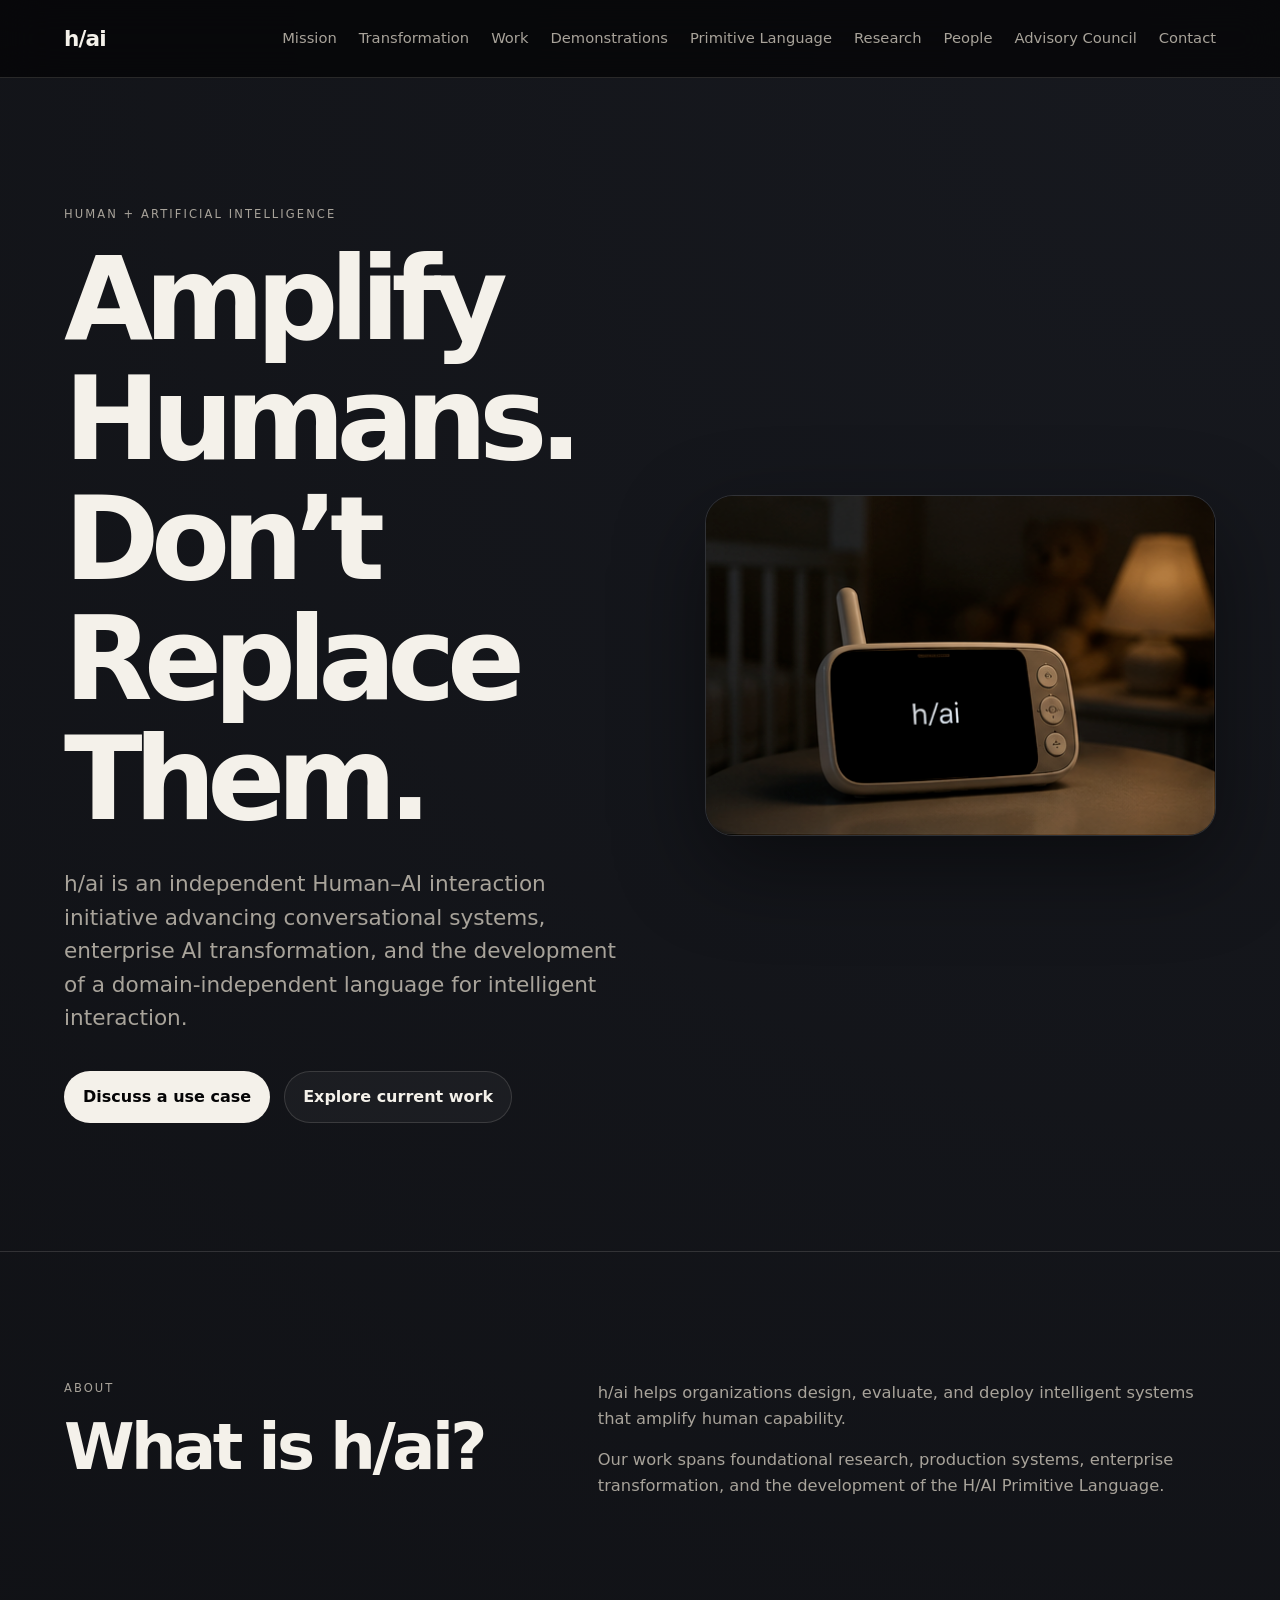
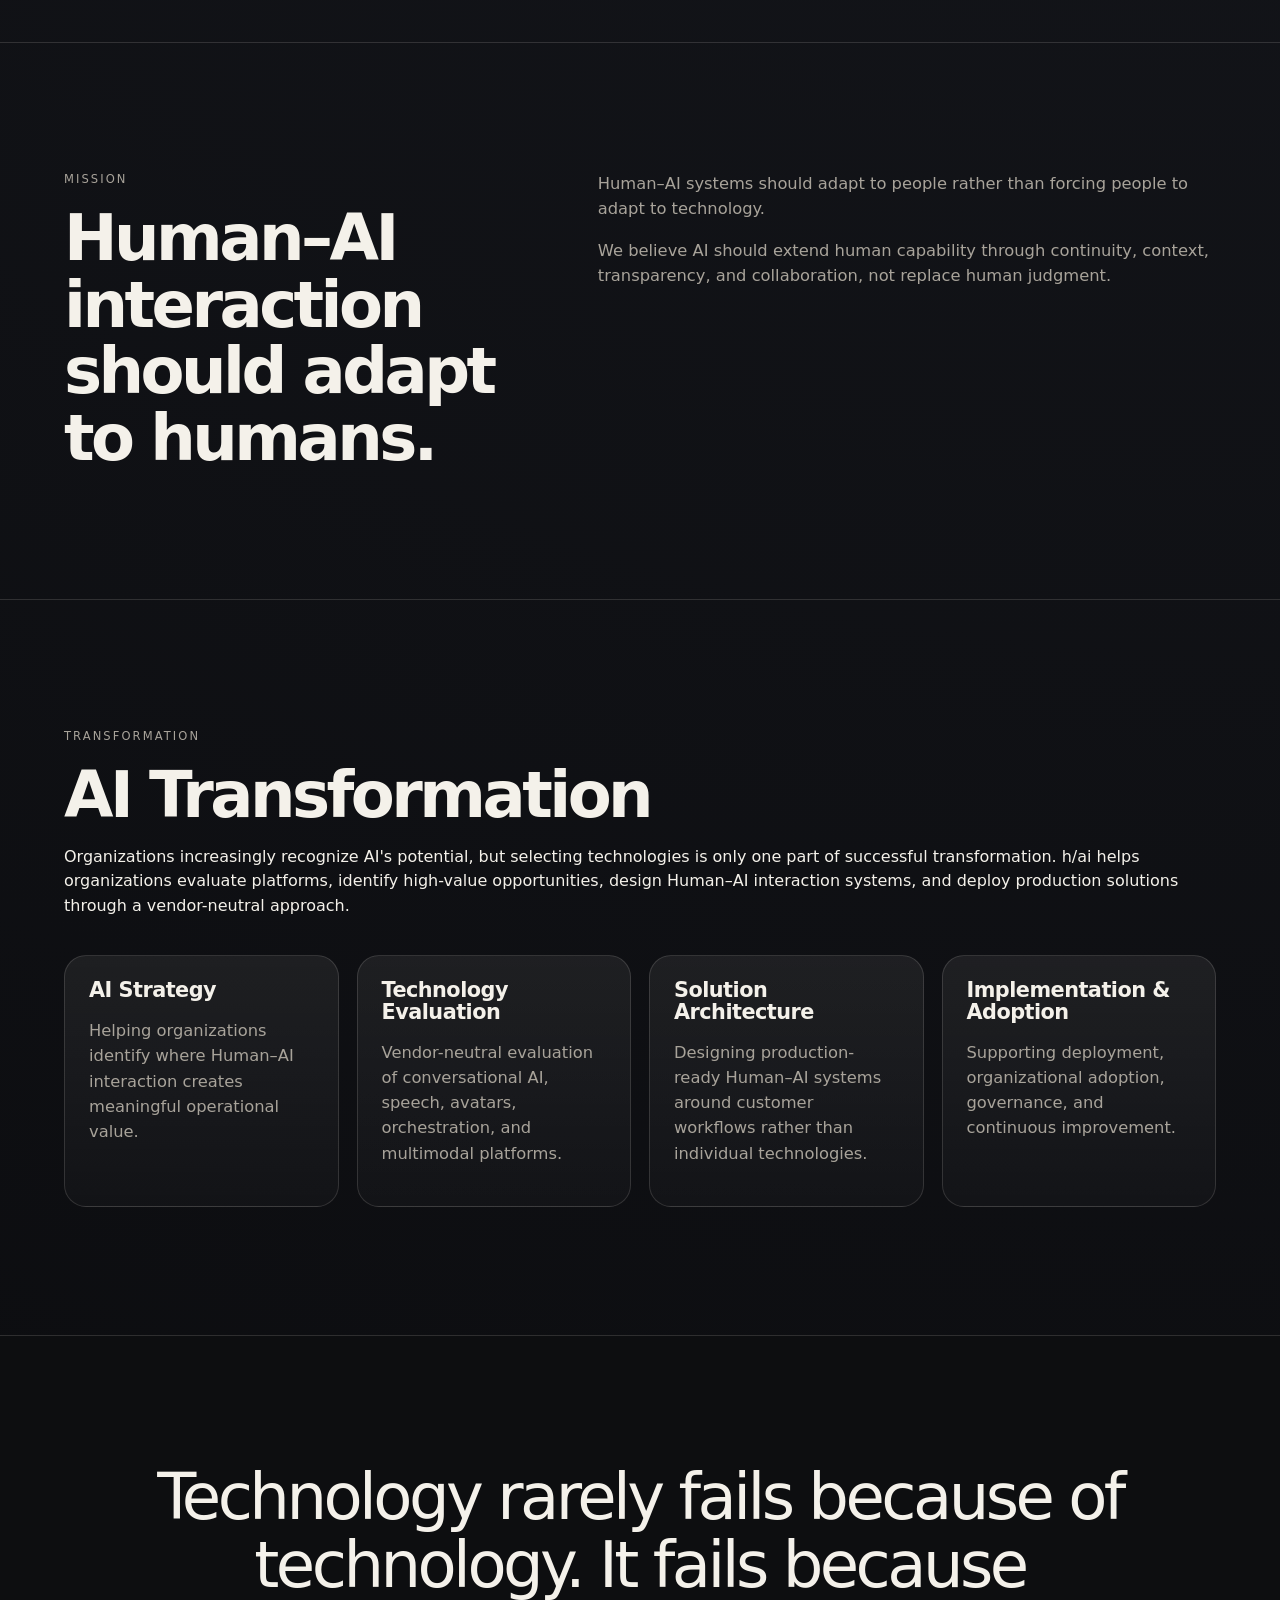
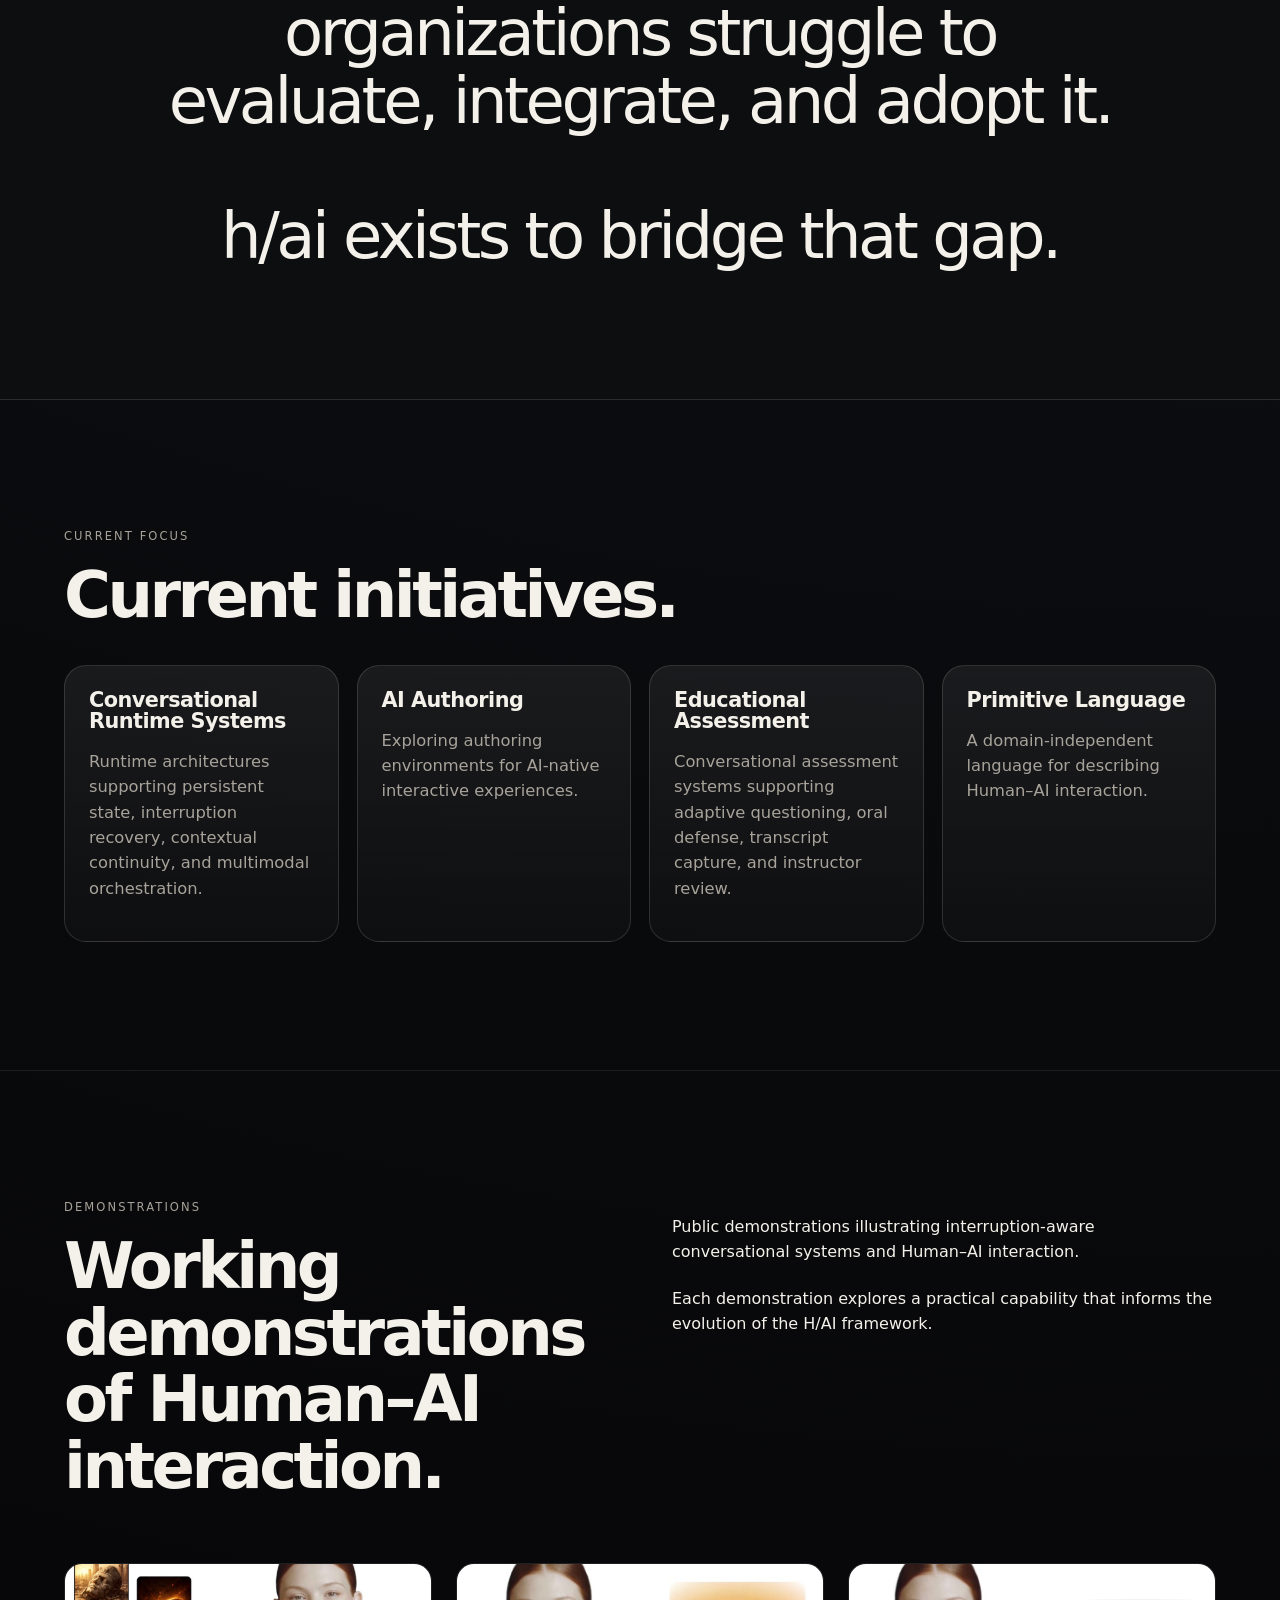
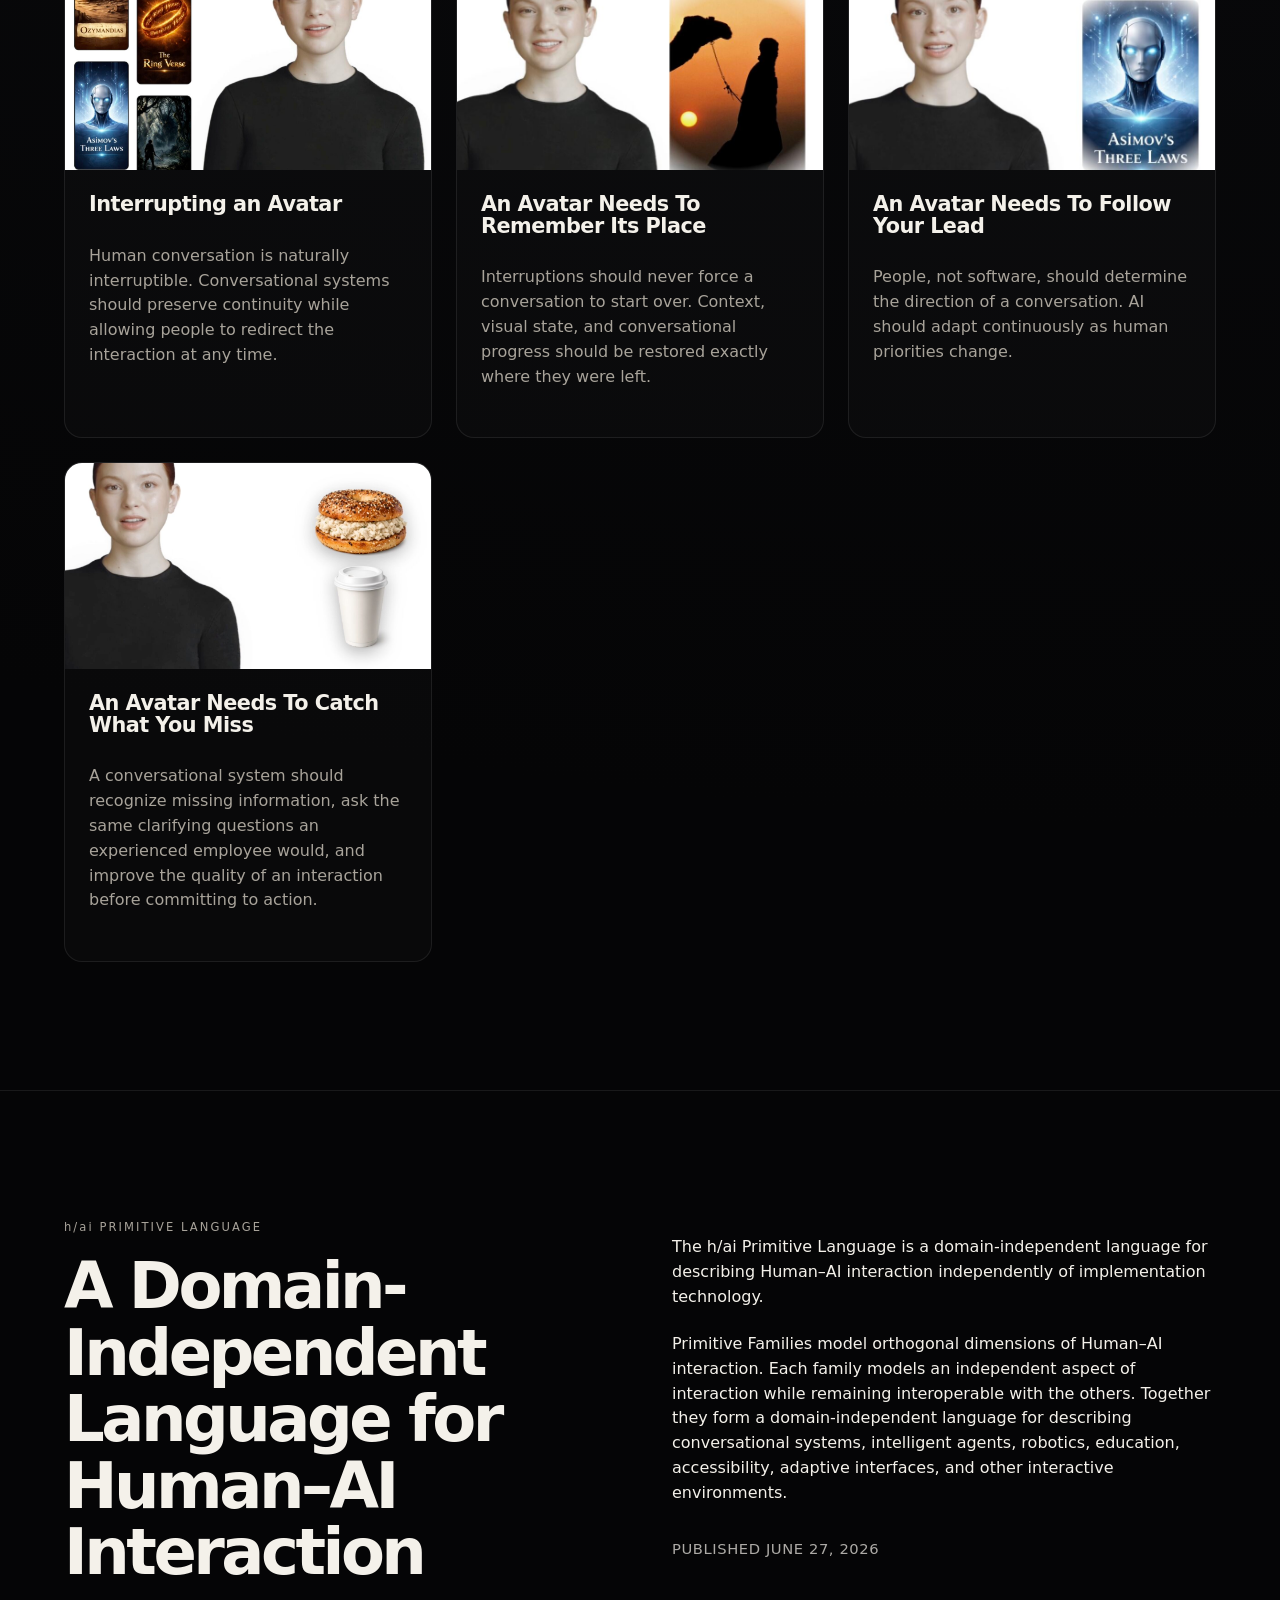
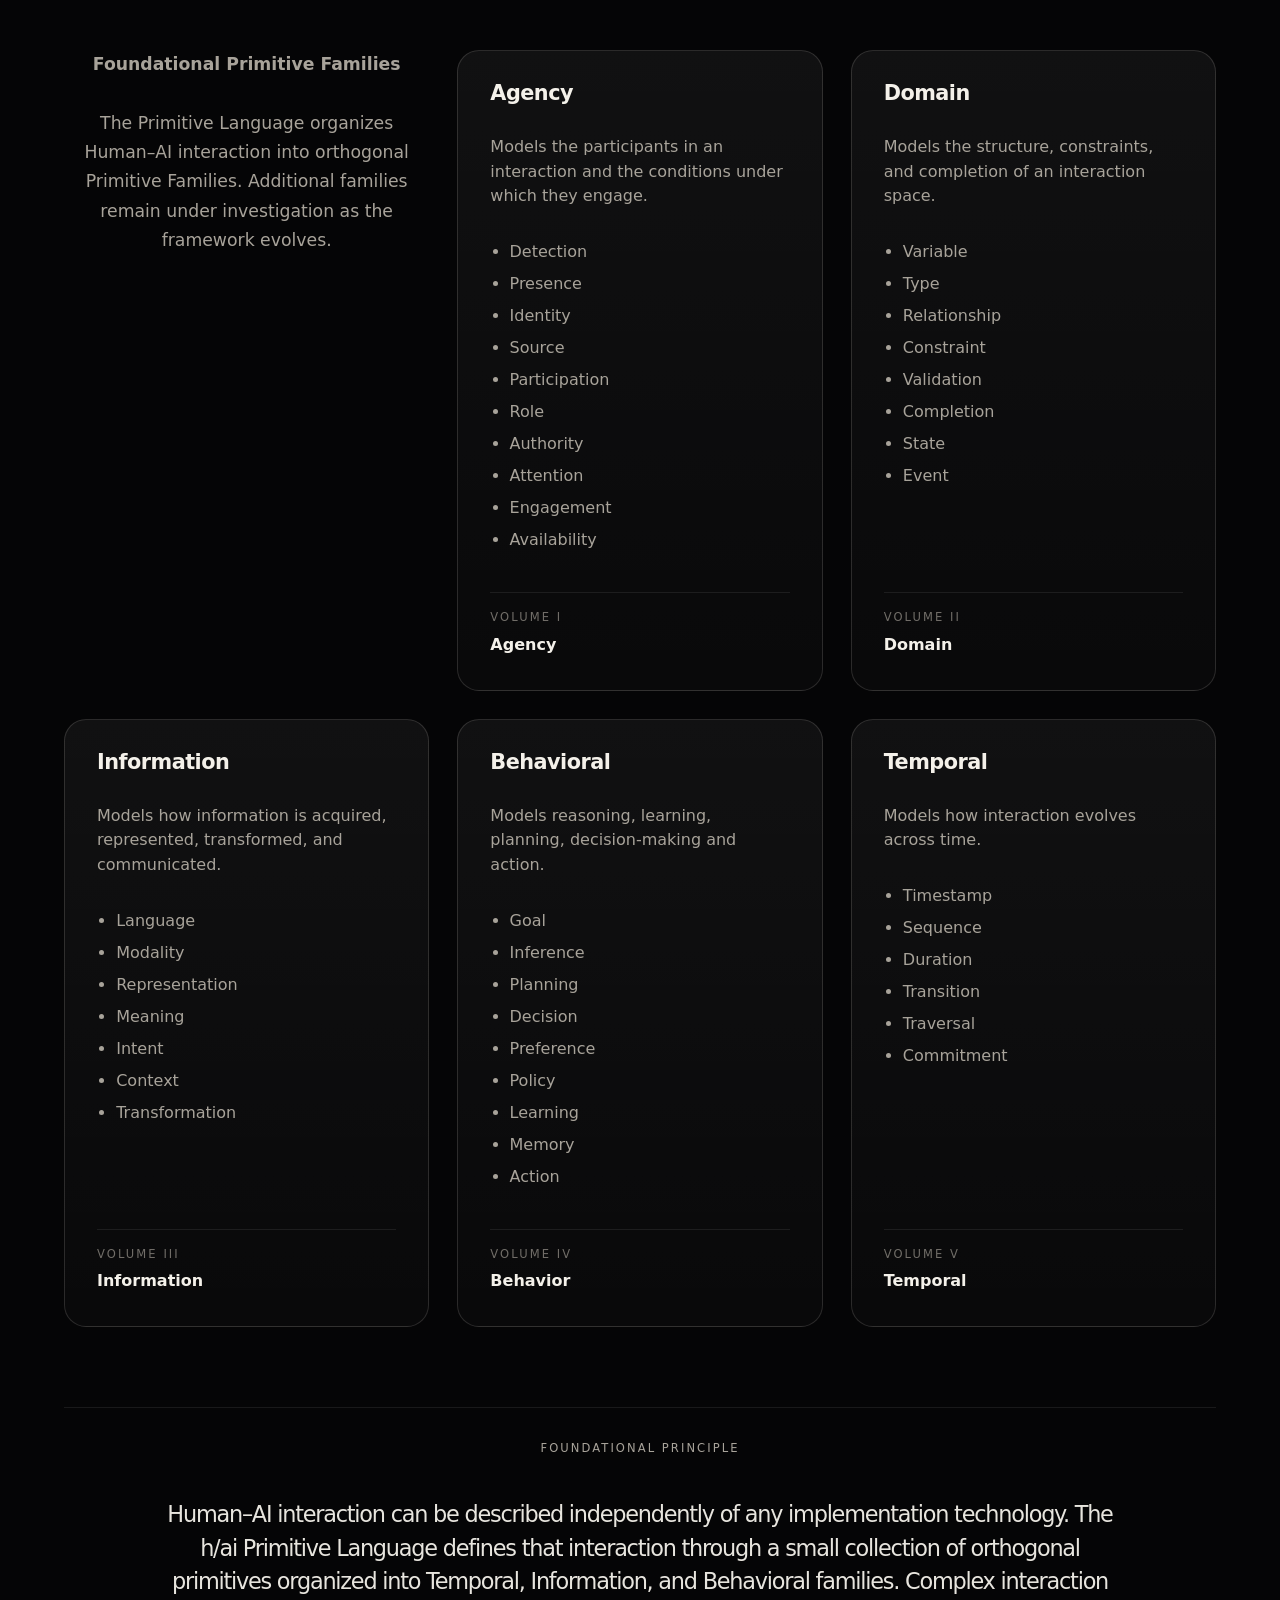
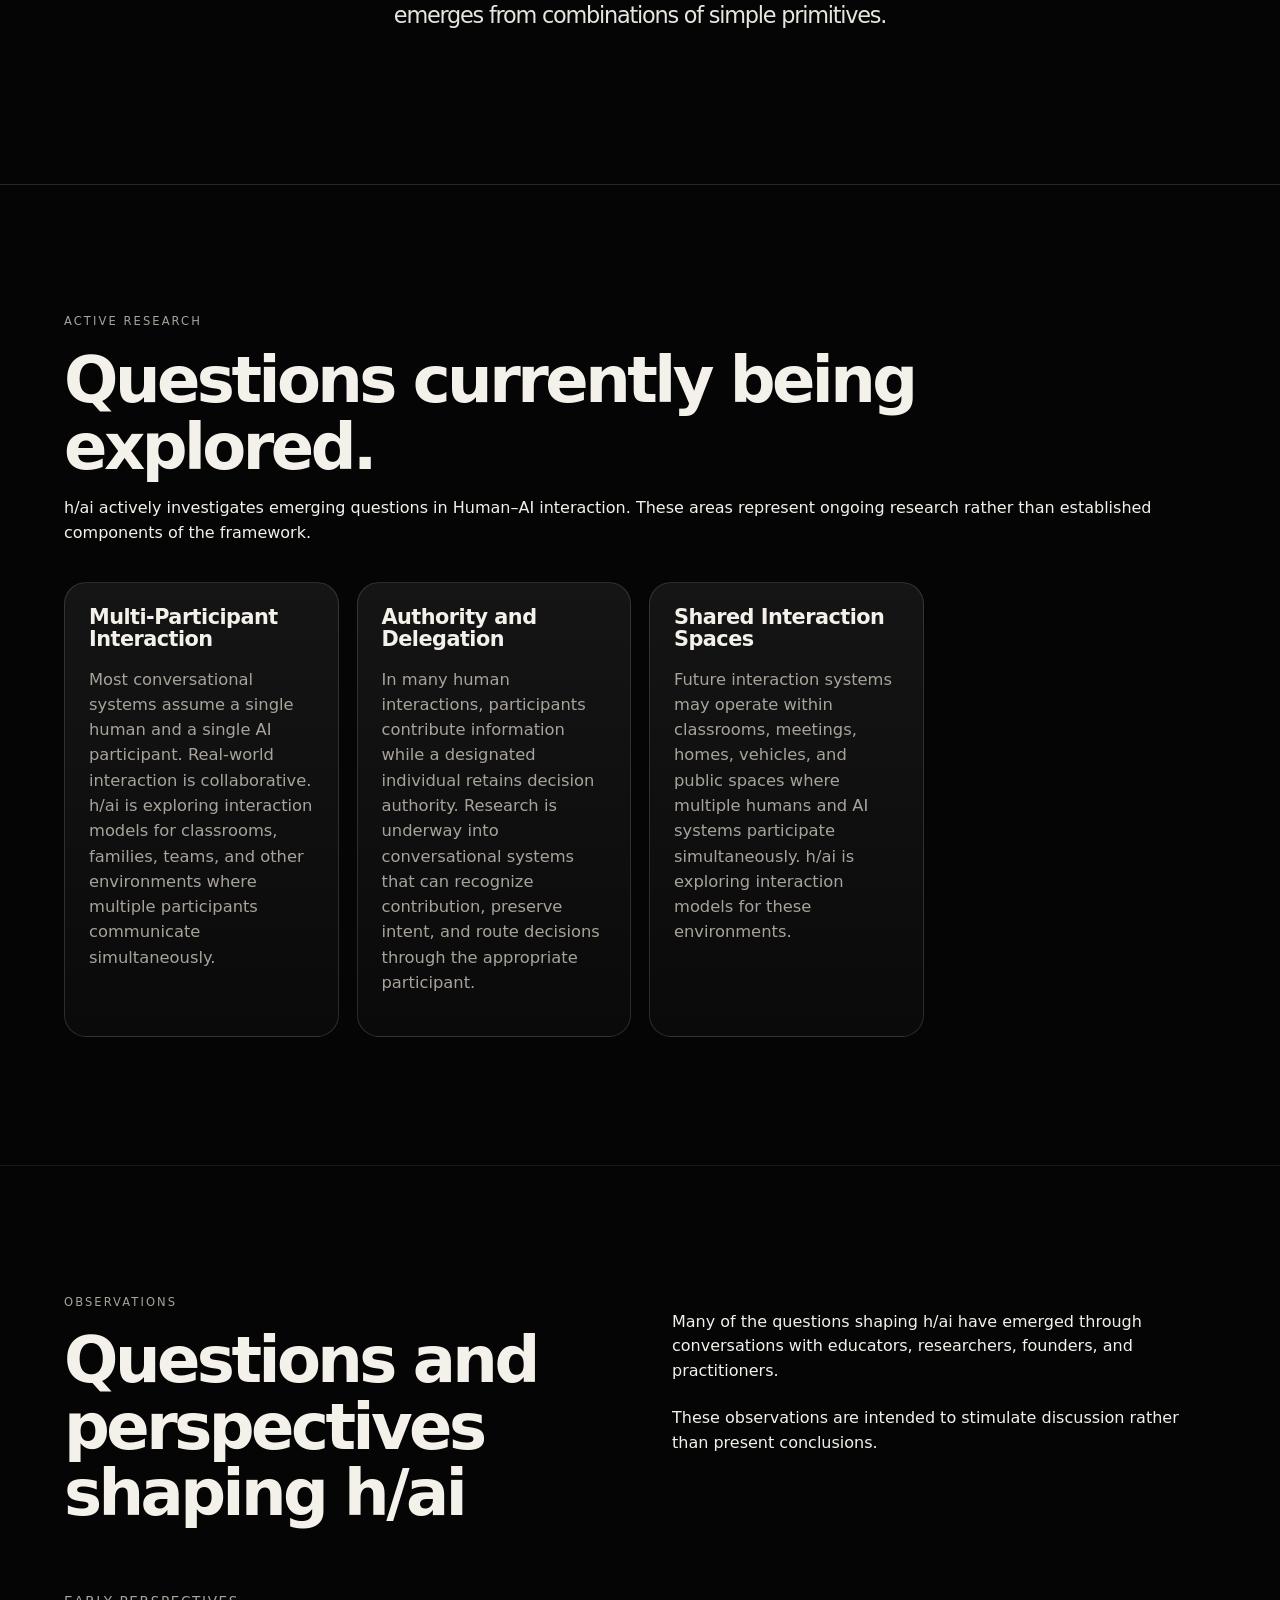
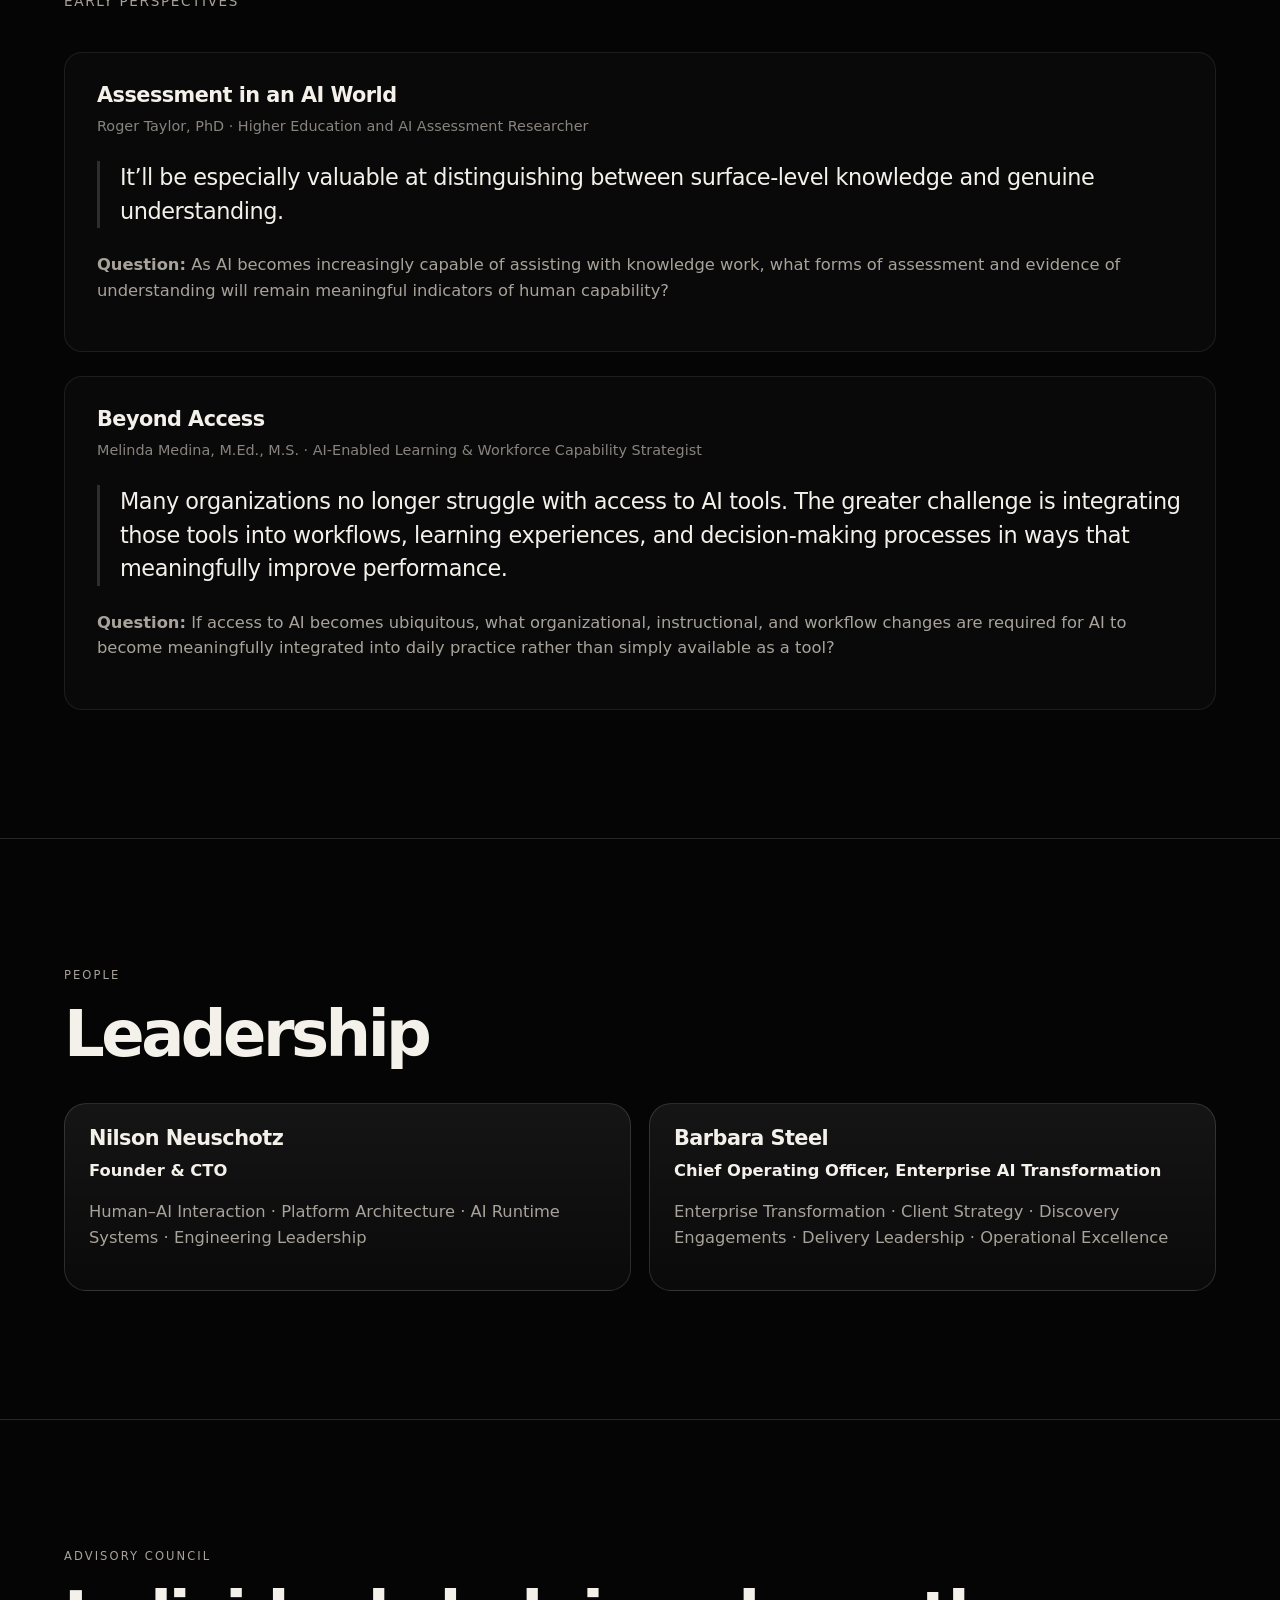
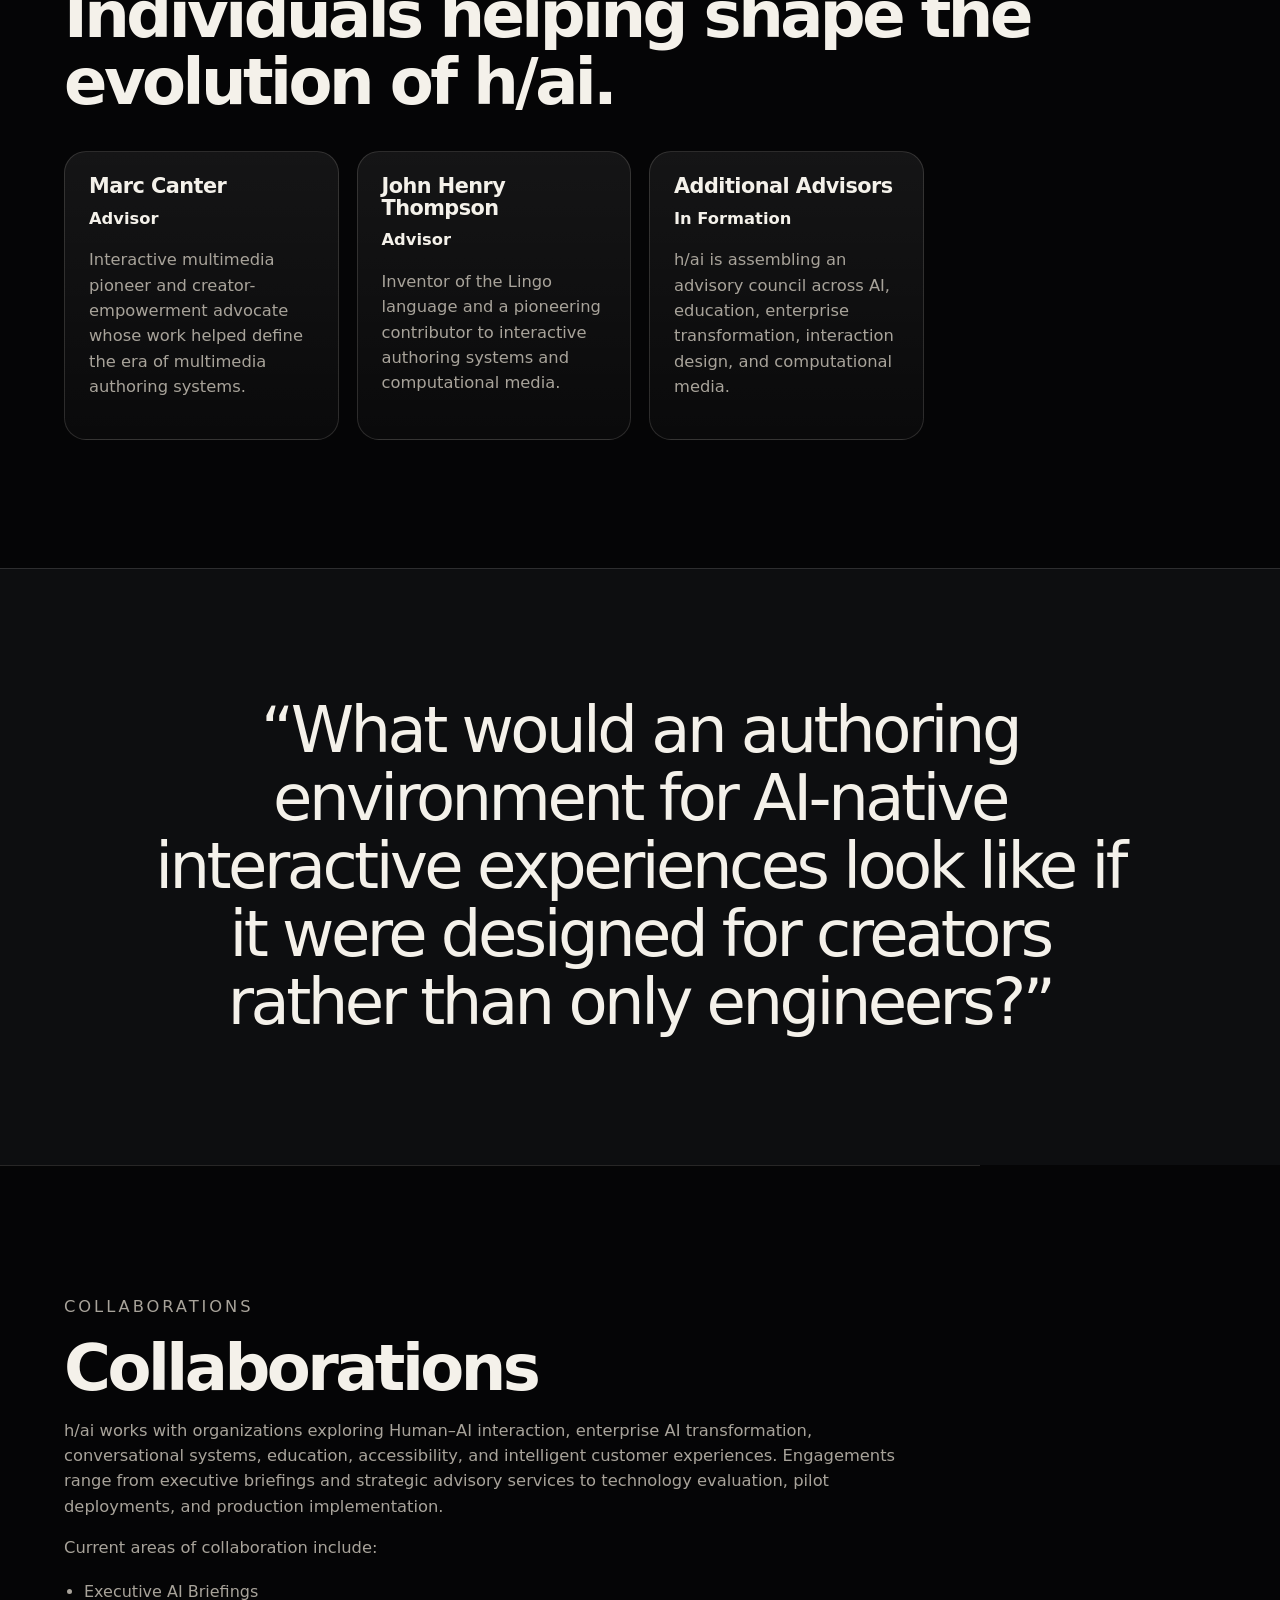
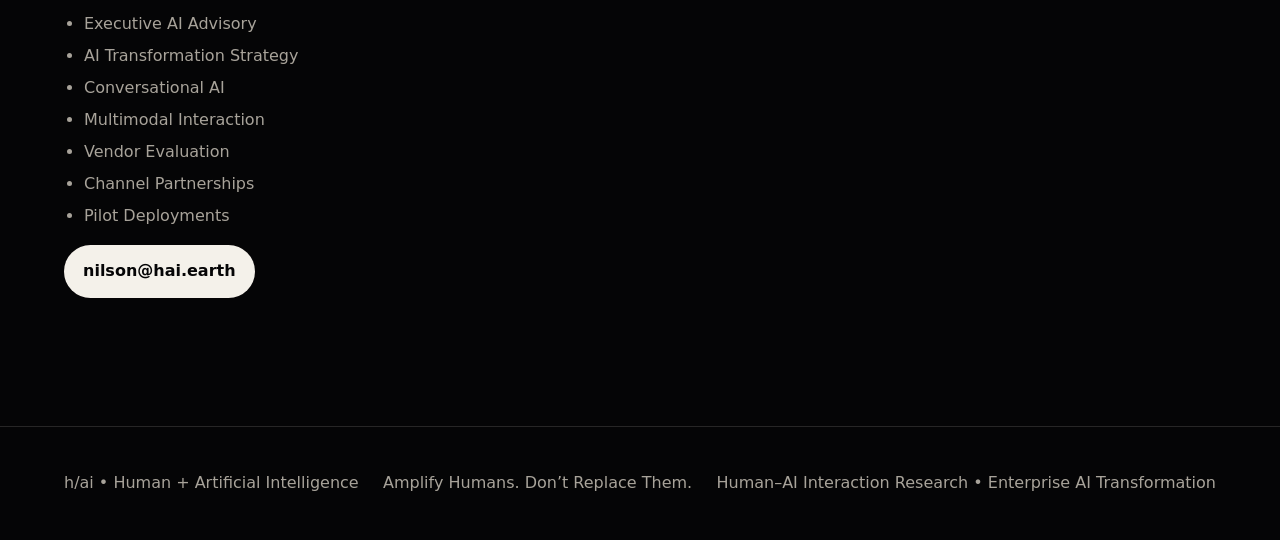
<file: index.html>
<!DOCTYPE html>
<html lang="en">
<head>
    <meta charset="UTF-8"/>
    <meta name="viewport" content="width=device-width, initial-scale=1.0"/>

    <meta name="theme-color" content="#050506"/>

    <title>h/ai — Amplify Humans. Don’t Replace Them.</title>

    <link rel="canonical" href="https://hai.world"/>

    <meta name="description"
          content="h/ai explores human-centered AI interaction systems, conversational runtimes, AI authoring, and
           multimodal experiences designed to amplify humans, not replace them."/>

    <!-- Open Graph -->
    <meta property="og:title"
          content="h/ai — Amplify Humans. Don’t Replace Them."/>

    <meta property="og:description"
          content="Human-centered conversational AI systems, interruption-aware interaction, AI authoring,
           conversational runtimes, and multimodal experiences."/>

    <meta property="og:type" content="website"/>

    <meta property="og:site_name" content="h/ai"/>

    <meta property="og:url"
          content="https://hai.world"/>

    <meta property="og:image"
          content="https://hai.world/assets/social_preview.png"/>

    <!-- Twitter / X -->
    <meta name="twitter:card"
          content="summary_large_image"/>

    <meta name="twitter:title"
          content="h/ai — Amplify Humans. Don’t Replace Them."/>

    <meta name="twitter:description"
          content="Human-centered conversational AI systems and AI authoring."/>

    <meta name="twitter:image"
          content="https://hai.world/assets/social_preview.png"/>

    <!-- Favicon -->
    <link rel="icon" type="image/png" href="assets/favicon.png"/>

    <link rel="stylesheet" href="styles.css"/>
</head>
<body>
<header class="site-header">
    <a class="brand" href="#top">h/ai</a>
    <nav>
        <a href="#mission">Mission</a>
        <a href="#transformation">Transformation</a>
        <a href="#work">Work</a>
        <a href="#demonstrations">Demonstrations</a>
        <a href="#framework">Primitive Language</a>
        <a href="#research">Research</a>
        <a href="#people">People</a>
        <a href="#advisory">Advisory Council</a>
        <a href="#contact">Contact</a>
    </nav>
</header>

<main id="top">
    <section class="hero">
        <div class="hero-copy">
            <p class="eyebrow">Human + Artificial Intelligence</p>
            <h1>Amplify Humans.<br/>Don’t Replace Them.</h1>
            <p class="lede">h/ai is an independent Human–AI interaction initiative advancing conversational systems,
                enterprise AI transformation, and the development of a domain-independent language for
                intelligent interaction.</p>
            <div class="hero-actions">
                <a class="button primary" href="#contact">Discuss a use case</a>
                <a class="button secondary" href="#work">Explore current work</a>
            </div>
        </div>

        <div class="device-stage image-stage" aria-label="Rotating real-world displays showing h/ai">
            <div class="device-card active">
                <img src="assets/baby_monitor.png" alt="Baby monitor displaying h/ai"/>
            </div>

            <div class="device-card">
                <img src="assets/smart_mirror.png" alt="Smart mirror displaying h/ai"/>
            </div>

            <div class="device-card">
                <img src="assets/medical_monitor.png" alt="Hospital monitor displaying h/ai"/>
            </div>

            <div class="device-card">
                <img src="assets/door_bell.png" alt="Doorbell camera display showing h/ai"/>
            </div>

            <div class="device-card">
                <img src="assets/library_kiosk.png" alt="Library terminal displaying h/ai"/>
            </div>

            <div class="device-card">
                <img src="assets/nurses_station.png" alt="Nurse station display showing h/ai"/>
            </div>

            <div class="device-card">
                <img src="assets/alarm_clock.png" alt="Bedside alarm clock displaying h/ai"/>
            </div>

            <div class="device-card">
                <img src="assets/playskool_toy.png" alt="Children's learning toy displaying h/ai"/>
            </div>

            <div class="device-card">
                <img src="assets/national_parks_visitor_center.png"
                     alt="National park visitor center display showing h/ai"/>
            </div>
        </div>
    </section>

    <section id="about" class="section split">
        <div>
            <p class="eyebrow">About</p>
            <h2>What is h/ai?</h2>
        </div>

        <div class="body-copy">
            <p>
                h/ai helps organizations design, evaluate, and deploy intelligent systems that amplify human capability.
            </p>

            <p>
                Our work spans foundational research, production systems, enterprise transformation, and the development
                of the H/AI Primitive Language.
            </p>
        </div>
    </section>

    <section id="mission" class="section split">
        <div>
            <p class="eyebrow">Mission</p>
            <h2>Human–AI interaction should adapt to humans.</h2>
        </div>
        <div class="body-copy">
            <p>Human–AI systems should adapt to people rather than forcing people to adapt to technology.</p>
            <p>
                We believe AI should extend human capability through continuity, context, transparency, and
                collaboration, not replace human judgment.
            </p>
        </div>
    </section>

    <section id="transformation" class="section">
        <p class="eyebrow">Transformation</p>
        <h2>AI Transformation</h2>

        <p class="research-intro">
            Organizations increasingly recognize AI's potential, but selecting technologies is only one part of
            successful transformation. h/ai helps organizations evaluate platforms, identify high-value
            opportunities, design Human–AI interaction systems, and deploy production solutions through a vendor-neutral
            approach.
        </p>

        <div class="cards">
            <article class="card">
                <h3>AI Strategy</h3>
                <p>
                    Helping organizations identify where Human–AI interaction
                    creates meaningful operational value.
                </p>
            </article>

            <article class="card">
                <h3>Technology Evaluation</h3>
                <p>
                    Vendor-neutral evaluation of conversational AI,
                    speech, avatars, orchestration, and multimodal platforms.
                </p>
            </article>

            <article class="card">
                <h3>Solution Architecture</h3>
                <p>
                    Designing production-ready Human–AI systems around
                    customer workflows rather than individual technologies.
                </p>
            </article>

            <article class="card">
                <h3>Implementation & Adoption</h3>
                <p>
                    Supporting deployment, organizational adoption,
                    governance, and continuous improvement.
                </p>
            </article>
        </div>
    </section>

    <section class="section quote-section">
        <blockquote>
            Technology rarely fails because of technology.
            It fails because organizations struggle to evaluate,
            integrate, and adopt it.
            <br><br>
            h/ai exists to bridge that gap.
        </blockquote>
    </section>

    <section id="work" class="section">
        <p class="eyebrow">Current Focus</p>
        <h2>Current initiatives.</h2>
        <div class="cards">
            <article class="card">
                <h3>Conversational Runtime Systems</h3>
                <p>Runtime architectures supporting persistent state, interruption recovery, contextual continuity, and
                    multimodal orchestration.</p>
            </article>
            <article class="card">
                <h3>AI Authoring</h3>
                <p>Exploring authoring environments for AI-native interactive experiences.</p>
            </article>
            <article class="card">
                <h3>Educational Assessment</h3>
                <p>Conversational assessment systems supporting adaptive questioning, oral defense, transcript capture,
                    and instructor review.</p>
            </article>
            <article class="card">
                <h3>Primitive Language</h3>
                <p>
                    A domain-independent language for describing Human–AI interaction.
                </p>
            </article>
        </div>
    </section>

    <section id="demonstrations" class="section demonstrations-section">
        <div class="demonstrations-header">
            <div>
                <p class="eyebrow">Demonstrations</p>
                <h2>Working demonstrations of Human–AI interaction.</h2>
            </div>

            <div class="demonstrations-intro">
                <p>
                    Public demonstrations illustrating interruption-aware conversational systems and Human–AI interaction.
                </p>

                <p>
                    Each demonstration explores a practical capability that informs the evolution of the H/AI framework.
                </p>
            </div>
        </div>

        <div class="demonstrations-grid">

            <a class="demonstration-card"
               href="https://www.linkedin.com/posts/nilsonneuschotz_interrupting-an-avatar-you-need-to-be-able-share-7459953036216651777-I3gK/"
               target="_blank">

                <img src="assets/demo_interrupt_avatar.jpg"
                     alt="Interrupting an Avatar demonstration">

                <h3>Interrupting an Avatar</h3>

                <p>
                    Human conversation is naturally interruptible.
                    Conversational systems should preserve continuity
                    while allowing people to redirect the interaction at any time.
                </p>
            </a>

            <a class="demonstration-card"
               href="https://www.linkedin.com/posts/nilsonneuschotz_an-avatar-needs-to-remember-its-place-interrupting-share-7463112752858038273-JvzS/"
               target="_blank">

                <img src="assets/demo_remember_place.jpg"
                     alt="An Avatar Needs To Remember Its Place demonstration">

                <h3>An Avatar Needs To Remember Its Place</h3>

                <p>
                    Interruptions should never force a conversation to start over.
                    Context, visual state, and conversational progress should be
                    restored exactly where they were left.
                </p>
            </a>

            <a class="demonstration-card"
               href="https://www.linkedin.com/posts/nilsonneuschotz_an-avatar-needs-to-follow-your-lead-interrupting-share-7470510652420198400-qEQt/"
               target="_blank">

                <img src="assets/demo_follow_lead.jpg"
                     alt="An Avatar Needs To Follow Your Lead demonstration">

                <h3>An Avatar Needs To Follow Your Lead</h3>
                <p>
                    People, not software, should determine the direction of a conversation.
                    AI should adapt continuously as human priorities change.
                </p>
            </a>

            <a class="demonstration-card"
               href="https://www.linkedin.com/posts/nilsonneuschotz_an-avatar-should-catch-what-you-miss-most-share-7474861784554758145-WF6r/"
               target="_blank">

                <img src="assets/demo_catch_miss.jpg"
                     alt="An Avatar Needs To Catch What You Miss demonstration">

                <h3>An Avatar Needs To Catch What You Miss</h3>
                <p>
                    A conversational system should recognize missing information,
                    ask the same clarifying questions an experienced employee would,
                    and improve the quality of an interaction before committing to action.
                </p>
            </a>

        </div>
    </section>

    <section id="framework" class="section framework-section">
        <div class="framework-header">
            <div>
                <p class="eyebrow eyebrow-framework">h/ai PRIMITIVE LANGUAGE</p>
                <h2>A Domain-Independent Language for Human–AI Interaction</h2>
            </div>

            <div class="framework-intro">
                <p>
                    The h/ai Primitive Language is a domain-independent language for describing Human–AI interaction
                    independently of implementation technology.
                </p>

                <p>
                    Primitive Families model orthogonal dimensions of Human–AI interaction. Each family models an
                    independent aspect of interaction while remaining interoperable with the others. Together they form
                    a domain-independent language for describing conversational systems, intelligent agents, robotics,
                    education, accessibility, adaptive interfaces, and other interactive environments.
                </p>

                <div class="framework-meta">
                    <span>Published June 27, 2026</span>
                </div>
            </div>
        </div>

        <div class="framework-families">
            <p class="framework-family-intro">

                <strong>Foundational Primitive Families</strong><br><br>
                The Primitive Language organizes Human–AI interaction into orthogonal Primitive Families. Additional
                families remain under investigation as the framework evolves.
            </p>

             <a class="family-card" href="/framework/agency.html">

                <h3>Agency</h3>

                <p>
                    Models the participants in an interaction and the conditions under which they engage.
                </p>

                <ul>
                    <li>Detection</li>
                    <li>Presence</li>
                    <li>Identity</li>
                    <li>Source</li>
                    <li>Participation</li>
                    <li>Role</li>
                    <li>Authority</li>
                    <li>Attention</li>
                    <li>Engagement</li>
                    <li>Availability</li>
                </ul>

                <div class="family-volume">
                    <div class="volume-label">Volume I</div>
                    <div class="volume-title">Agency</div>
                </div>

            </a>

             <a class="family-card" href="/framework/domain.html">

                <h3>Domain</h3>

                <p>
                    Models the structure, constraints, and completion of an interaction space.
                </p>

                <ul>
                    <li>Variable</li>
                    <li>Type</li>
                    <li>Relationship</li>
                    <li>Constraint</li>
                    <li>Validation</li>
                    <li>Completion</li>
                    <li>State</li>
                    <li>Event</li>
                </ul>

                <div class="family-volume">
                    <div class="volume-label">Volume II</div>
                    <div class="volume-title">Domain</div>
                </div>

            </a>

              <a class="family-card" href="/framework/information.html">

                <h3>Information</h3>

                <p>
                    Models how information is acquired, represented, transformed, and communicated.
                </p>

                <ul>
                    <li>Language</li>
                    <li>Modality</li>
                    <li>Representation</li>
                    <li>Meaning</li>
                    <li>Intent</li>
                    <li>Context</li>
                    <li>Transformation</li>
                </ul>

                <div class="family-volume">
                    <div class="volume-label">Volume III</div>
                    <div class="volume-title">Information</div>
                </div>

            </a>

                 <a class="family-card" href="/framework/behavioral.html">

                <h3>Behavioral</h3>

                <p>
                    Models reasoning, learning, planning, decision-making and action.
                </p>

                <ul>
                    <li>Goal</li>
                    <li>Inference</li>
                    <li>Planning</li>
                    <li>Decision</li>
                    <li>Preference</li>
                    <li>Policy</li>
                    <li>Learning</li>
                    <li>Memory</li>
                    <li>Action</li>

                </ul>

                <div class="family-volume">
                    <div class="volume-label">Volume IV</div>
                    <div class="volume-title">Behavior</div>
                </div>

            </a>

            <a class="family-card" href="/framework/temporal.html">
                <h3>Temporal</h3>

                <p>
                    Models how interaction evolves across time.
                </p>

                <ul>
                    <li>Timestamp</li>
                    <li>Sequence</li>
                    <li>Duration</li>
                    <li>Transition</li>
                    <li>Traversal</li>
                    <li>Commitment</li>
                </ul>

                <div class="family-volume">
                    <div class="volume-label">Volume V</div>
                    <div class="volume-title">Temporal</div>
                </div>
            </a>

        </div>

        <div class="framework-principle">
            <p class="eyebrow">Foundational Principle</p>

            <blockquote>

                Human–AI interaction can be described independently of any implementation technology.

                The h/ai Primitive Language defines that interaction through a small collection of orthogonal primitives
                organized into Temporal, Information, and Behavioral families.

                Complex interaction emerges from combinations of simple primitives.

            </blockquote>
        </div>
    </section>

    <section id="research" class="section">
        <p class="eyebrow">Active Research</p>
        <h2>Questions currently being explored.</h2>

        <p class="research-intro">
            h/ai actively investigates emerging questions in Human–AI interaction. These areas represent ongoing
            research rather than established components of the framework.
        </p>

        <div class="cards">
            <article class="card">
                <h3>Multi-Participant Interaction</h3>
                <p>
                    Most conversational systems assume a single human and a single AI participant. Real-world
                    interaction is collaborative. h/ai is exploring interaction models for classrooms, families, teams,
                    and other environments where multiple participants communicate simultaneously.
                </p>
            </article>

            <article class="card">
                <h3>Authority and Delegation</h3>
                <p>
                    In many human interactions, participants contribute
                    information while a designated individual retains decision
                    authority. Research is underway into conversational systems
                    that can recognize contribution, preserve intent, and route
                    decisions through the appropriate participant.
                </p>
            </article>

            <article class="card">
                <h3>Shared Interaction Spaces</h3>
                <p>
                    Future interaction systems may operate within classrooms,
                    meetings, homes, vehicles, and public spaces where multiple
                    humans and AI systems participate simultaneously. h/ai is
                    exploring interaction models for these environments.
                </p>
            </article>
        </div>
    </section>

    <section id="observations" class="section observations-section">
        <div class="observations-header">
            <div>
                <p class="eyebrow">Observations</p>
                <h2>Questions and perspectives shaping h/ai</h2>
            </div>

            <div class="observations-intro">
                <p>
                    Many of the questions shaping h/ai have emerged through conversations with educators, researchers,
                    founders, and practitioners.
                </p>

                <p>
                    These observations are intended to stimulate discussion rather than present conclusions.
                </p>
            </div>
        </div>
        <div class="observations-grid">
            <p class="observations-label">
                Early Perspectives
            </p>
            <article class="observation">
                <div class="observation-card-header">
                    <h3>Assessment in an AI World</h3>
                    <p class="observation-author">
                        Roger Taylor, PhD · Higher Education and AI Assessment Researcher
                    </p>
                </div>

                <blockquote>
                    It’ll be especially valuable at distinguishing between
                    surface-level knowledge and genuine understanding.
                </blockquote>

                <p class="observation-question">
                    <strong>Question:</strong>
                    As AI becomes increasingly capable of assisting with
                    knowledge work, what forms of assessment and evidence
                    of understanding will remain meaningful indicators of
                    human capability?
                </p>
            </article>

            <article class="observation">
                <div class="observation-card-header">
                    <h3>Beyond Access</h3>

                    <p class="observation-author">
                        Melinda Medina, M.Ed., M.S. · AI-Enabled Learning & Workforce Capability Strategist
                    </p>
                </div>

                <blockquote>
                    Many organizations no longer struggle with access to AI tools.
                    The greater challenge is integrating those tools into workflows,
                    learning experiences, and decision-making processes in ways that
                    meaningfully improve performance.
                </blockquote>

                <p class="observation-question">
                    <strong>Question:</strong>
                    If access to AI becomes ubiquitous, what organizational,
                    instructional, and workflow changes are required for AI to
                    become meaningfully integrated into daily practice rather than
                    simply available as a tool?
                </p>
            </article>

        </div>
    </section>

    <section id="people" class="section">
        <p class="eyebrow">People</p>
        <h2>Leadership</h2>

        <div class="people-grid">
            <article class="person founder">
                <h3>Nilson Neuschotz</h3>
                <p class="role">Founder & CTO</p>
                <p>
                    Human–AI Interaction · Platform Architecture ·
                    AI Runtime Systems · Engineering Leadership
                </p>
            </article>

            <article class="person founder">
                <h3>Barbara Steel</h3>
                <p class="role">Chief Operating Officer, Enterprise AI Transformation</p>
                <p>
                    Enterprise Transformation · Client Strategy ·
                    Discovery Engagements · Delivery Leadership ·
                    Operational Excellence
                </p>
            </article>
        </div>
    </section>

    <section id="advisory" class="section">
        <p class="eyebrow">Advisory Council</p>
        <h2>Individuals helping shape the evolution of h/ai.</h2>

        <div class="people-grid">
            <article class="person">
                <h3>Marc Canter</h3>
                <p class="role">Advisor</p>
                <p>
                    Interactive multimedia pioneer and creator-empowerment advocate
                    whose work helped define the era of multimedia authoring systems.
                </p>
            </article>

            <article class="person">
                <h3>John Henry Thompson</h3>
                <p class="role">Advisor</p>
                <p>
                    Inventor of the Lingo language and a pioneering contributor to
                    interactive authoring systems and computational media.
                </p>
            </article>

            <article class="person">
                <h3>Additional Advisors</h3>
                <p class="role">In Formation</p>
                <p>
                    h/ai is assembling an advisory council across AI, education,
                    enterprise transformation, interaction design, and computational media.
                </p>
            </article>
        </div>
    </section>

    <section class="section quote-section">
        <blockquote>
            “What would an authoring environment for AI-native interactive experiences look like if it were designed
            for
            creators rather than only engineers?”
        </blockquote>
    </section>

    <section id="contact" class="section contact">
        <p class="eyebrow">Collaborations</p>
        <h2>Collaborations</h2>

        <p>
            h/ai works with organizations exploring Human–AI interaction, enterprise AI transformation,
            conversational systems, education, accessibility, and intelligent customer experiences. Engagements range
            from executive briefings and strategic advisory services to technology evaluation, pilot
            deployments, and production implementation.
        </p>

        <p>Current areas of collaboration include:</p>

        <ul class="spec-list">
            <li>Executive AI Briefings</li>
            <li>Executive AI Advisory</li>
            <li>AI Transformation Strategy</li>
            <li>Conversational AI</li>
            <li>Multimodal Interaction</li>
            <li>Vendor Evaluation</li>
            <li>Channel Partnerships</li>
            <li>Pilot Deployments</li>
        </ul>

        <a class="button primary" href="mailto:nilson@hai.earth">nilson@hai.earth</a>
    </section>
</main>

<footer>
    <p>h/ai • Human + Artificial Intelligence</p>
    <p>Amplify Humans. Don’t Replace Them.</p>
    <p>Human–AI Interaction Research • Enterprise AI Transformation</p>
</footer>

<script src="script.js"></script>
</body>
</html>
</file>
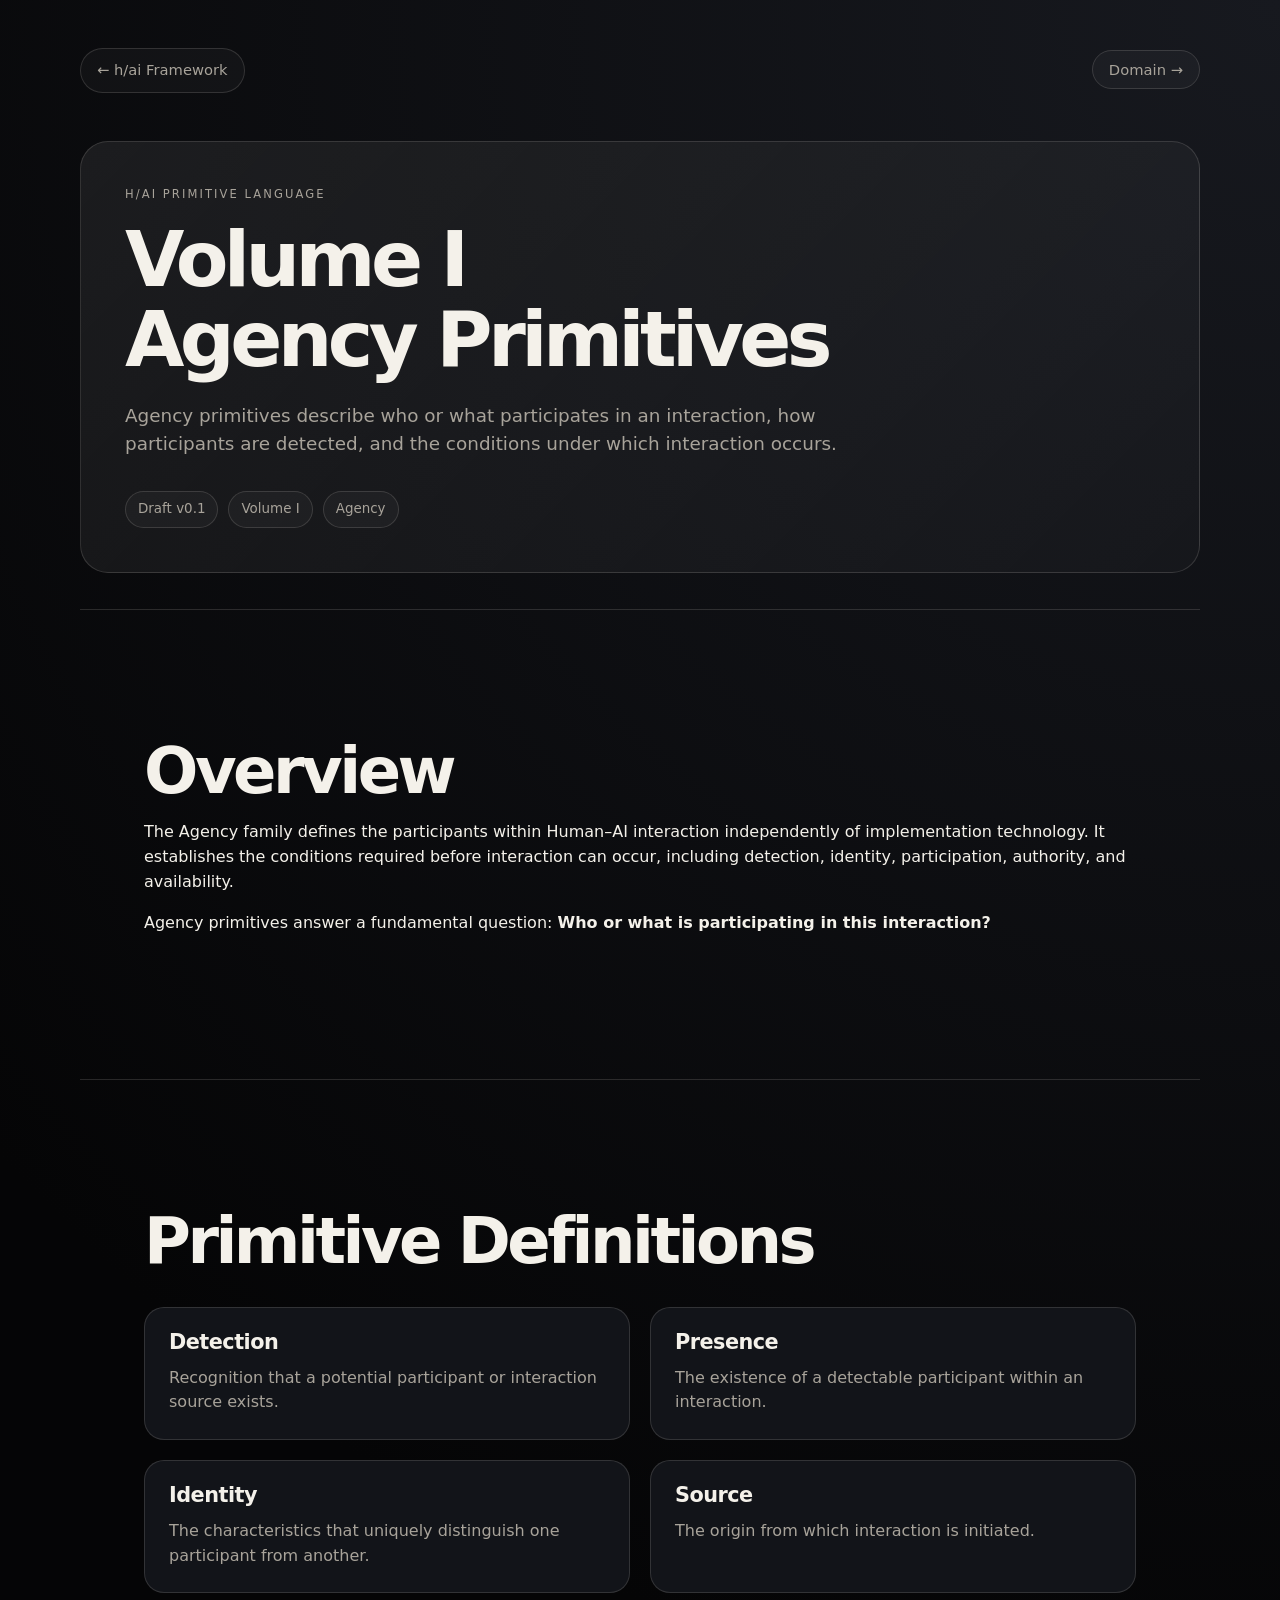
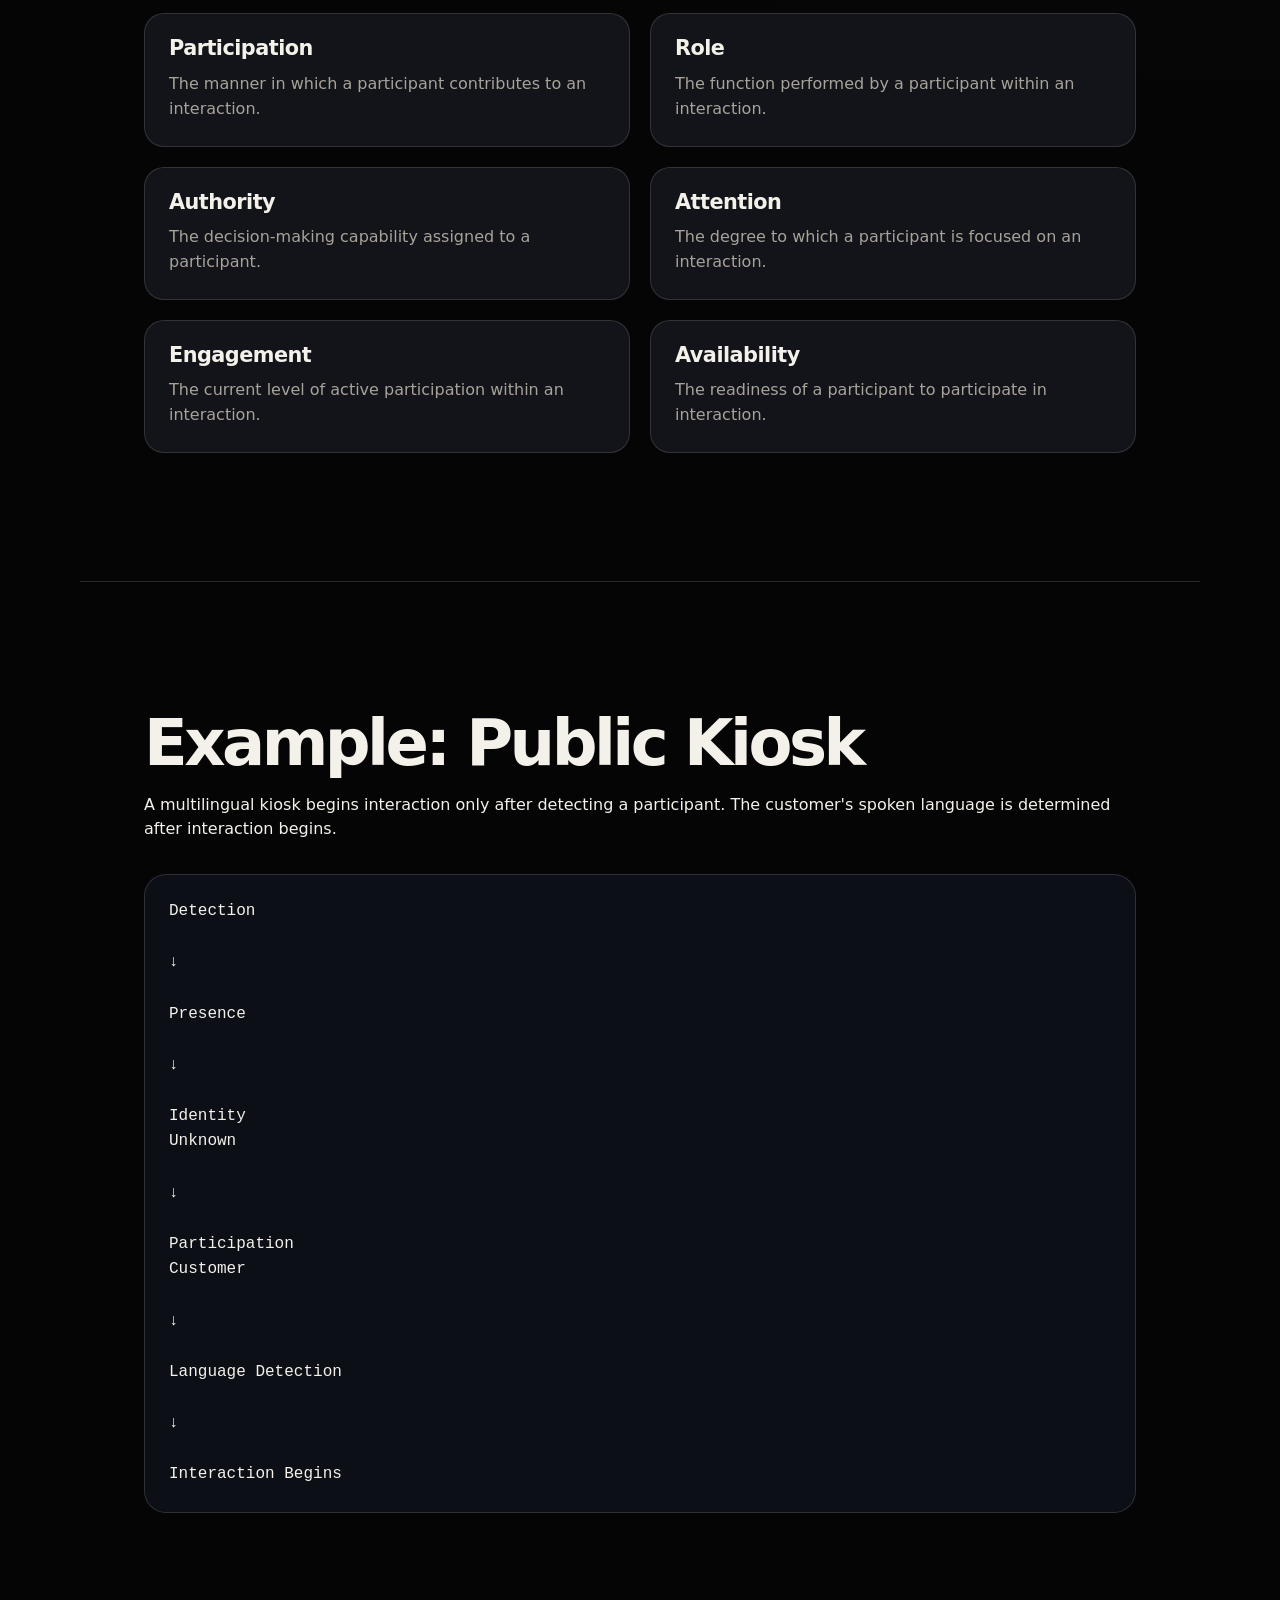
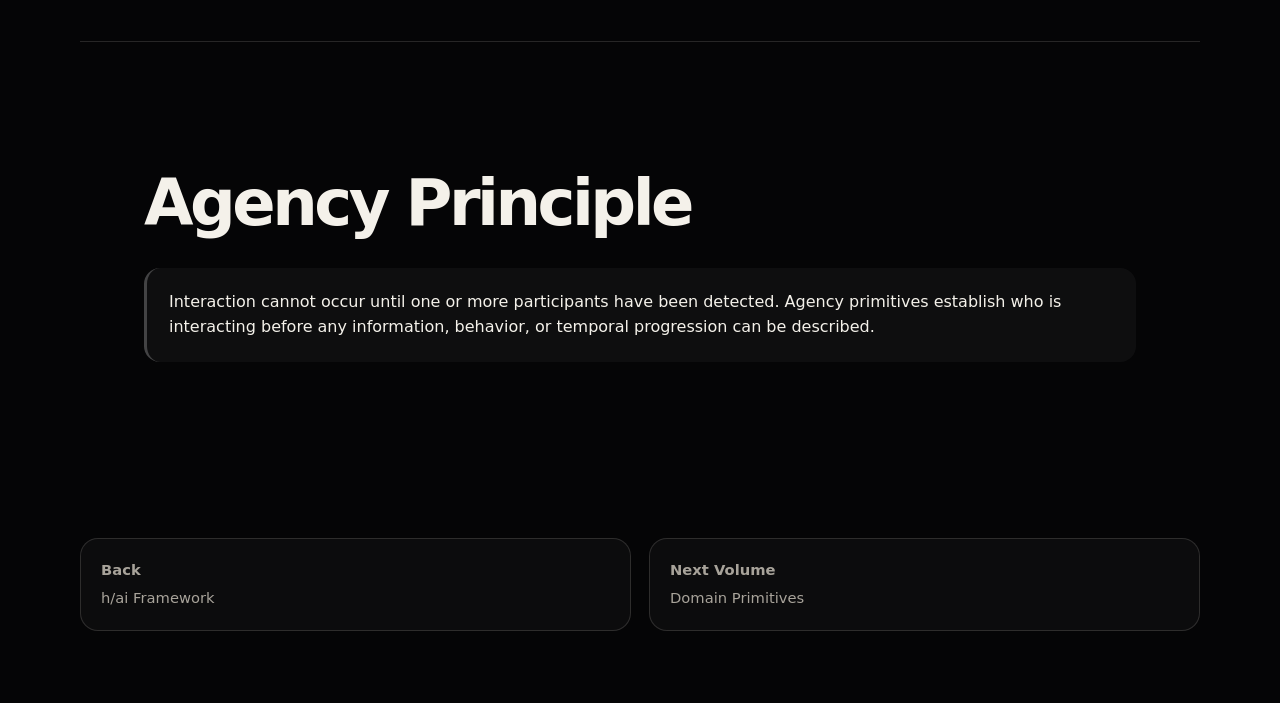
<file: framework/agency.html>
<!doctype html>
<html lang="en">
<head>
    <meta charset="utf-8">
    <meta name="viewport" content="width=device-width, initial-scale=1">
    <title>h/ai Primitive Language — Volume I: Agency Primitives</title>
    <link rel="stylesheet" href="../styles.css">
</head>
<body>

<main class="site-shell">

    <nav class="spec-nav">
        <a href="/#framework">← h/ai Framework</a>
        <div>
            <a href="domain.html">Domain →</a>
        </div>
    </nav>

    <header class="spec-header">
        <p class="eyebrow">h/ai Primitive Language</p>

        <h1>Volume I<br>Agency Primitives</h1>

        <p class="subtitle">
            Agency primitives describe who or what participates in an interaction,
            how participants are detected, and the conditions under which interaction occurs.
        </p>

        <div class="spec-meta">
            <span>Draft v0.1</span>
            <span>Volume I</span>
            <span>Agency</span>
        </div>

    </header>

    <section class="section">

        <h2>Overview</h2>

        <p>
            The Agency family defines the participants within Human–AI interaction independently of
            implementation technology. It establishes the conditions required before interaction can occur,
            including detection, identity, participation, authority, and availability.
        </p>

        <p>
            Agency primitives answer a fundamental question:
            <strong>Who or what is participating in this interaction?</strong>
        </p>

    </section>

    <section class="section">

        <h2>Primitive Definitions</h2>

        <div class="primitive-grid">

            <article class="primitive-card">
                <h3>Detection</h3>
                <p>Recognition that a potential participant or interaction source exists.</p>
            </article>

            <article class="primitive-card">
                <h3>Presence</h3>
                <p>The existence of a detectable participant within an interaction.</p>
            </article>

            <article class="primitive-card">
                <h3>Identity</h3>
                <p>The characteristics that uniquely distinguish one participant from another.</p>
            </article>

            <article class="primitive-card">
                <h3>Source</h3>
                <p>The origin from which interaction is initiated.</p>
            </article>

            <article class="primitive-card">
                <h3>Participation</h3>
                <p>The manner in which a participant contributes to an interaction.</p>
            </article>

            <article class="primitive-card">
                <h3>Role</h3>
                <p>The function performed by a participant within an interaction.</p>
            </article>

            <article class="primitive-card">
                <h3>Authority</h3>
                <p>The decision-making capability assigned to a participant.</p>
            </article>

            <article class="primitive-card">
                <h3>Attention</h3>
                <p>The degree to which a participant is focused on an interaction.</p>
            </article>

            <article class="primitive-card">
                <h3>Engagement</h3>
                <p>The current level of active participation within an interaction.</p>
            </article>

            <article class="primitive-card">
                <h3>Availability</h3>
                <p>The readiness of a participant to participate in interaction.</p>
            </article>

        </div>

    </section>

    <section class="section">

        <h2>Example: Public Kiosk</h2>

        <p>
            A multilingual kiosk begins interaction only after detecting a participant.
            The customer's spoken language is determined after interaction begins.
        </p>

        <div class="diagram"><pre>
Detection

↓

Presence

↓

Identity
Unknown

↓

Participation
Customer

↓

Language Detection

↓

Interaction Begins
</pre>
        </div>

    </section>

    <section class="section">

        <h2>Agency Principle</h2>

        <div class="callout">

            <p>
                Interaction cannot occur until one or more participants have been detected.
                Agency primitives establish who is interacting before any information,
                behavior, or temporal progression can be described.
            </p>

        </div>

    </section>

    <nav class="next-nav">

        <a href="/#framework">

            <strong>Back</strong>

            h/ai Framework

        </a>

        <a href="domain.html">

            <strong>Next Volume</strong>

            Domain Primitives

        </a>

    </nav>

</main>

</body>
</html>
</file>
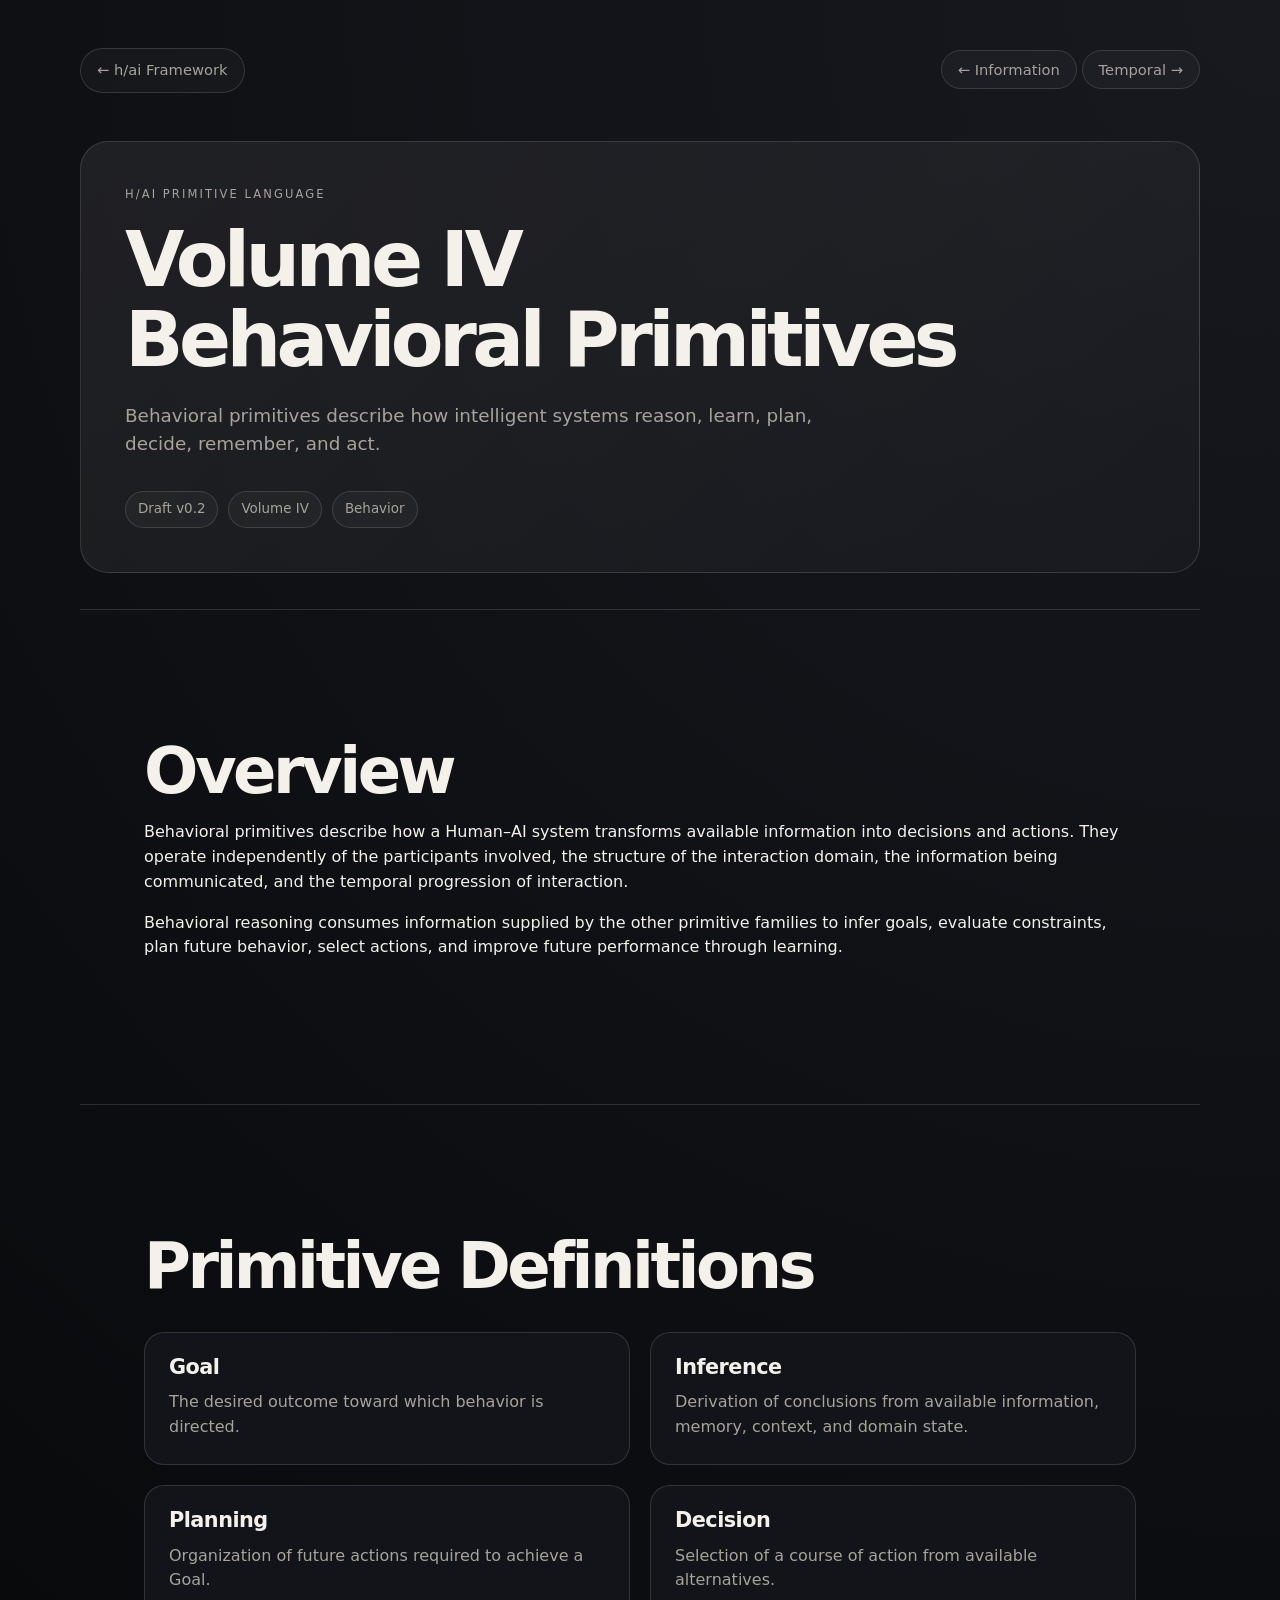
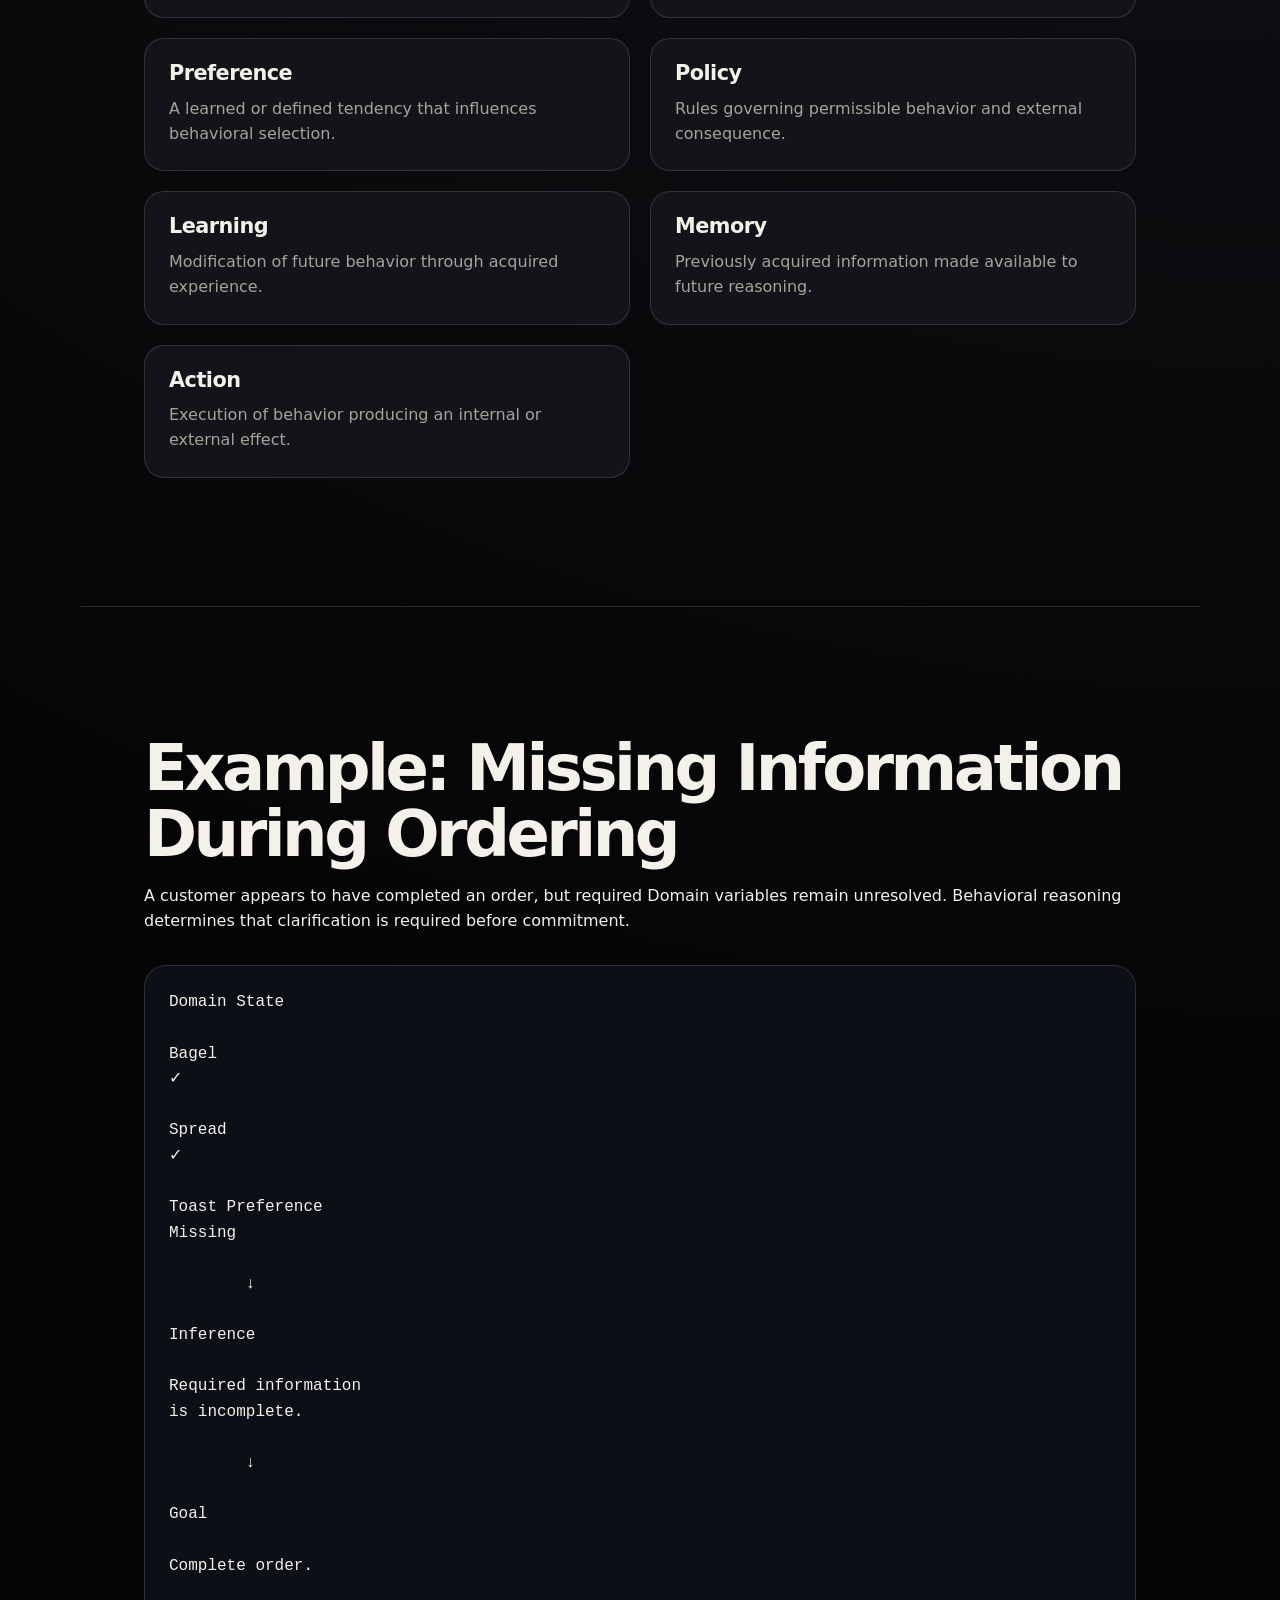
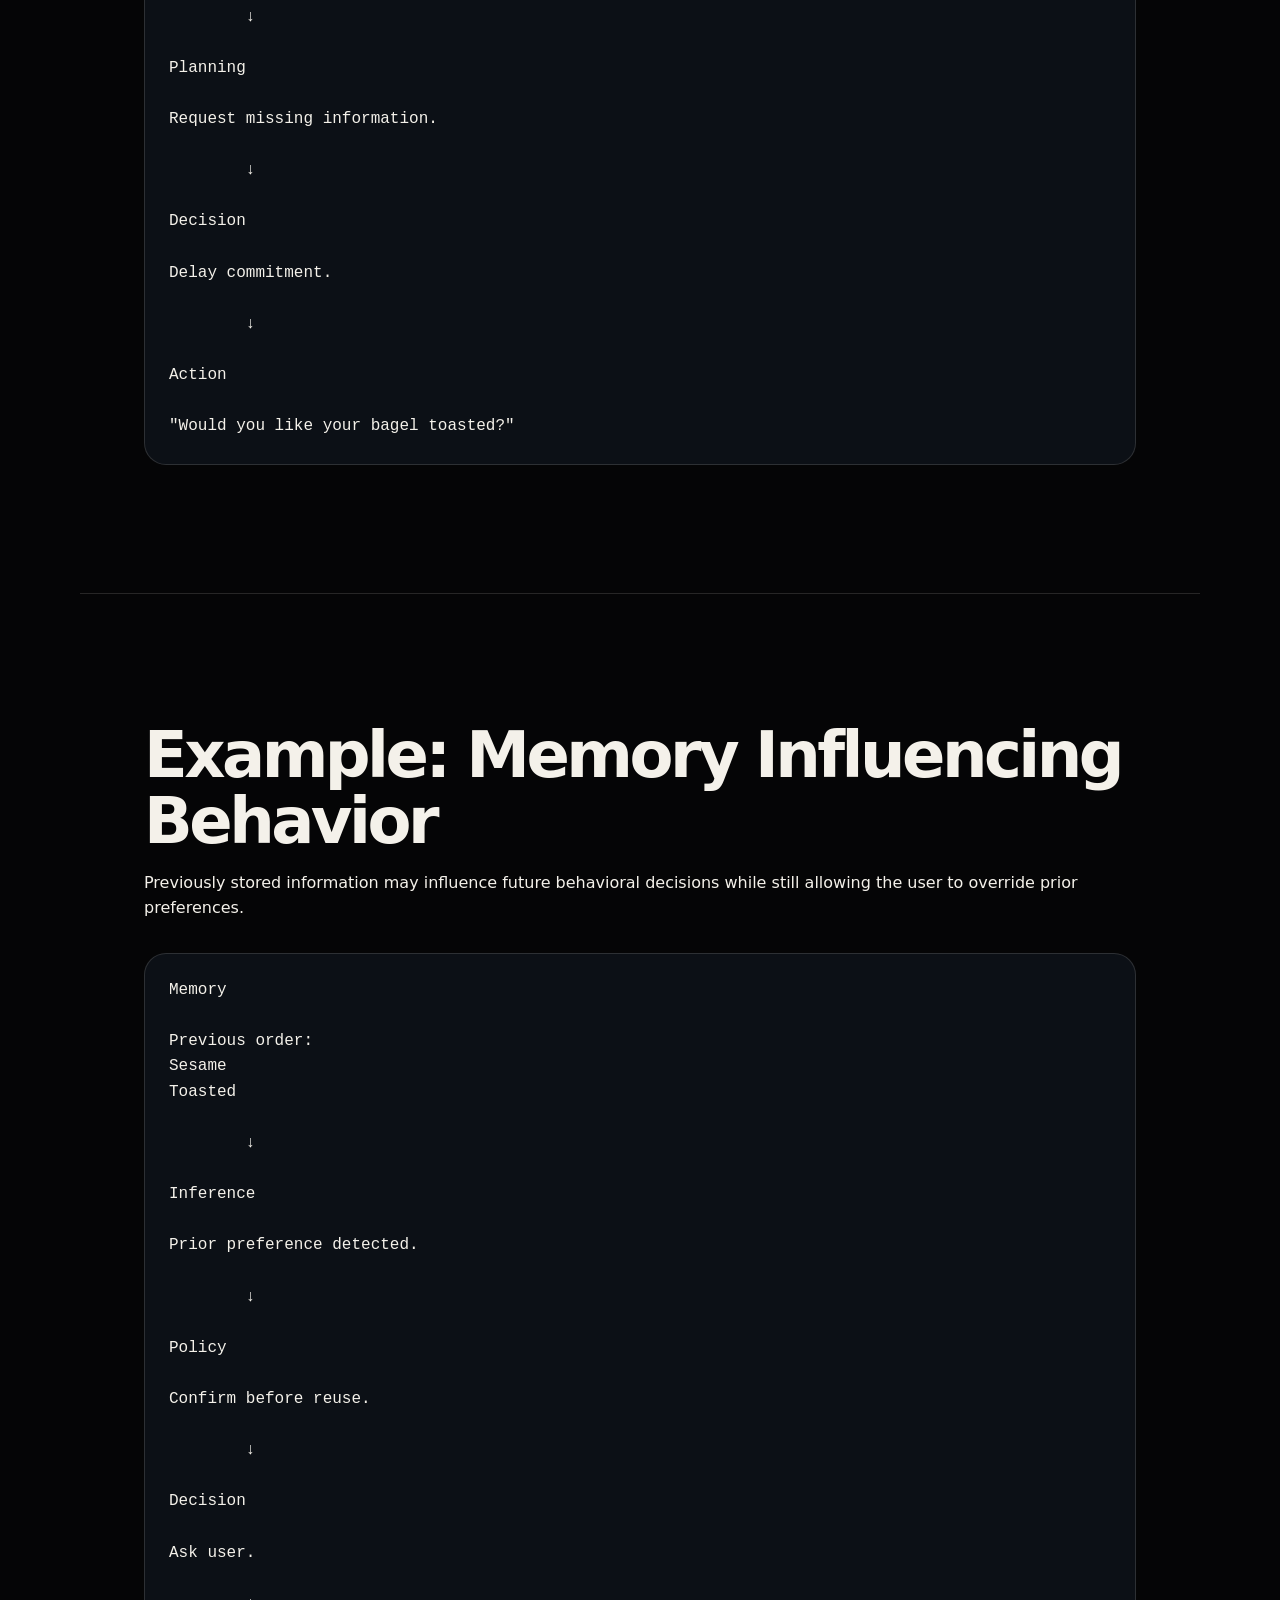
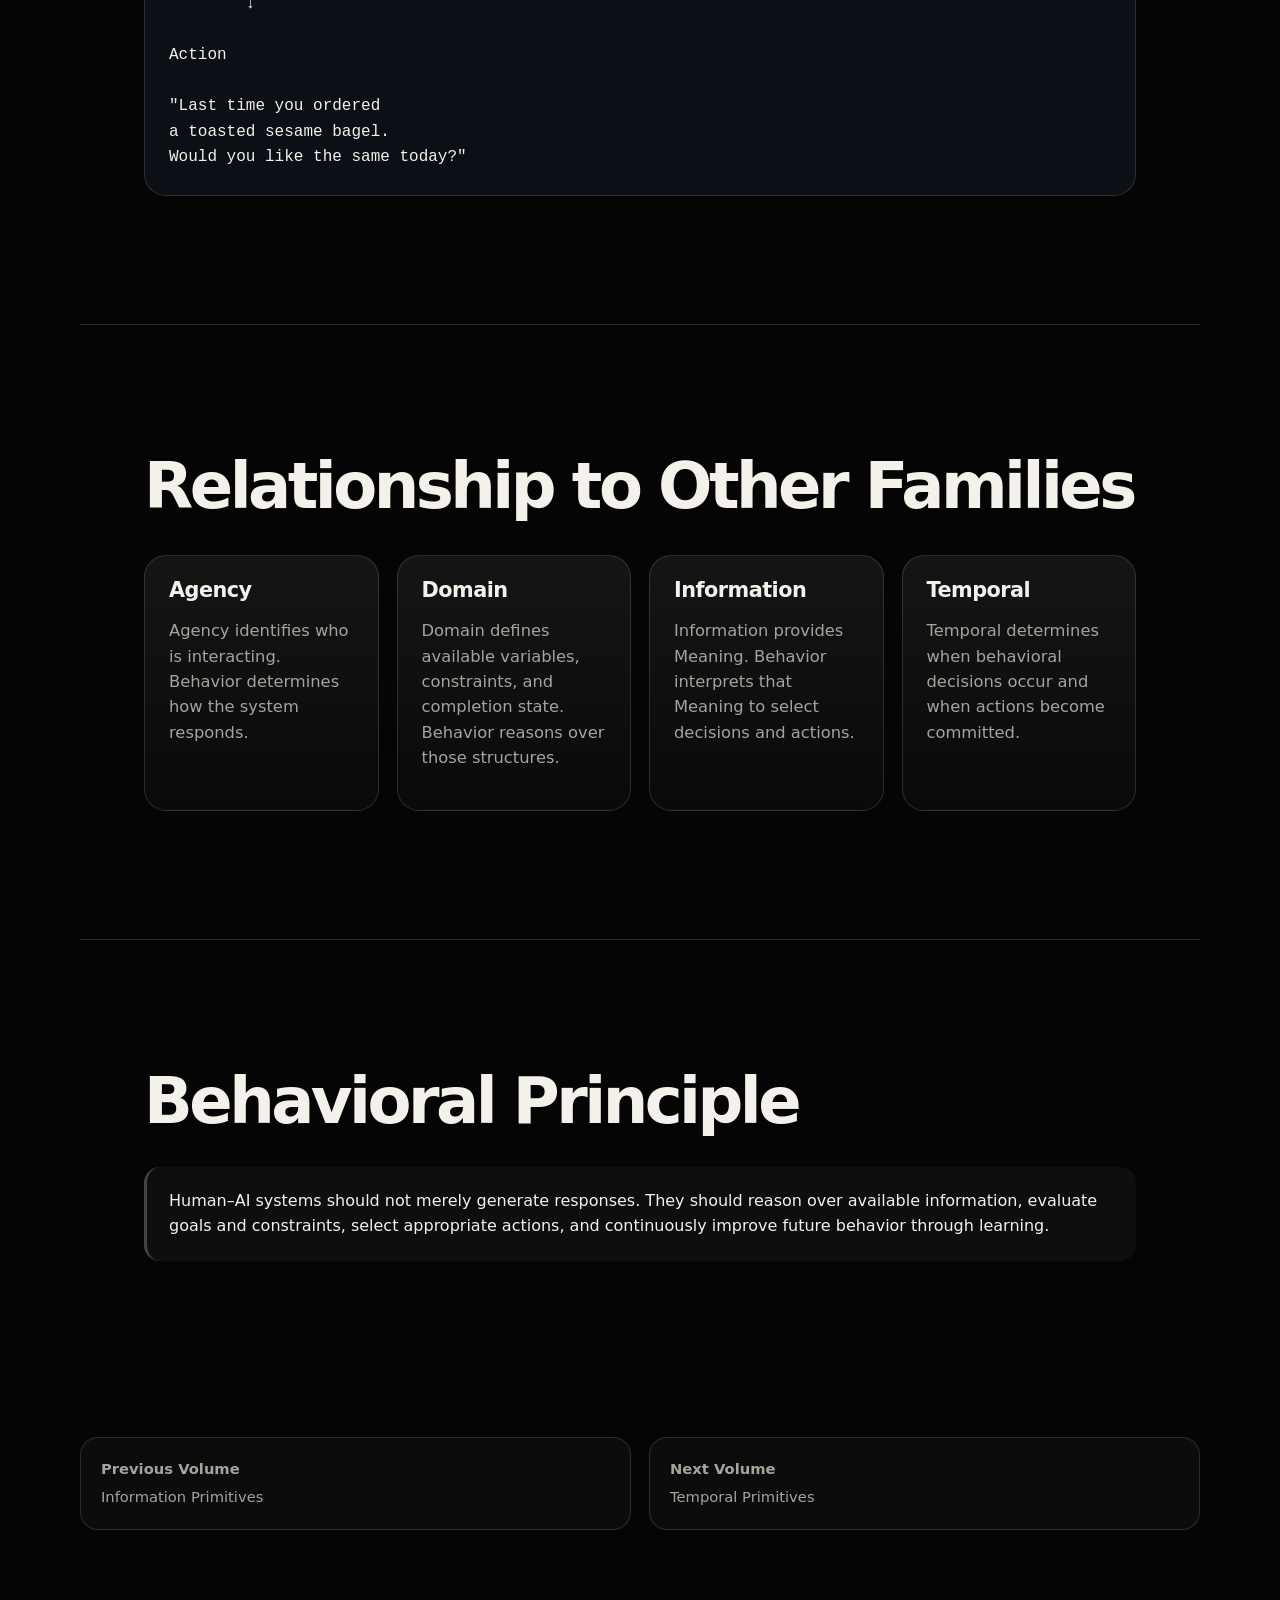
<file: framework/behavioral.html>
<!doctype html>
<html lang="en">
<head>
    <meta charset="utf-8">
    <meta name="viewport" content="width=device-width, initial-scale=1">
    <title>h/ai Primitive Language — Volume IV: Behavioral Primitives</title>
    <link rel="stylesheet" href="../styles.css">
</head>
<body>

<main class="site-shell">

    <nav class="spec-nav">
        <a href="/#framework">← h/ai Framework</a>
        <div>
            <a href="information.html">← Information</a>
            <a href="temporal.html">Temporal →</a>
        </div>
    </nav>

    <header class="spec-header">

        <p class="eyebrow">h/ai Primitive Language</p>

        <h1>Volume IV<br>Behavioral Primitives</h1>

        <p class="subtitle">
            Behavioral primitives describe how intelligent systems
            reason, learn, plan, decide, remember, and act.
        </p>

        <div class="spec-meta">
            <span>Draft v0.2</span>
            <span>Volume IV</span>
            <span>Behavior</span>
        </div>

    </header>

    <section class="section">

        <h2>Overview</h2>

        <p>
            Behavioral primitives describe how a Human–AI system
            transforms available information into decisions and actions.
            They operate independently of the participants involved,
            the structure of the interaction domain,
            the information being communicated,
            and the temporal progression of interaction.
        </p>

        <p>
            Behavioral reasoning consumes information supplied by the
            other primitive families to infer goals, evaluate constraints,
            plan future behavior, select actions,
            and improve future performance through learning.
        </p>

    </section>

    <section class="section">

        <h2>Primitive Definitions</h2>

        <div class="primitive-grid">

            <article class="primitive-card">
                <h3>Goal</h3>
                <p>
                    The desired outcome toward which behavior is directed.
                </p>
            </article>

            <article class="primitive-card">
                <h3>Inference</h3>
                <p>
                    Derivation of conclusions from available information,
                    memory, context, and domain state.
                </p>
            </article>

            <article class="primitive-card">
                <h3>Planning</h3>
                <p>
                    Organization of future actions required to achieve a Goal.
                </p>
            </article>

            <article class="primitive-card">
                <h3>Decision</h3>
                <p>
                    Selection of a course of action from available alternatives.
                </p>
            </article>

            <article class="primitive-card">
                <h3>Preference</h3>
                <p>
                    A learned or defined tendency that influences behavioral selection.
                </p>
            </article>

            <article class="primitive-card">
                <h3>Policy</h3>
                <p>
                    Rules governing permissible behavior and external consequence.
                </p>
            </article>

            <article class="primitive-card">
                <h3>Learning</h3>
                <p>
                    Modification of future behavior through acquired experience.
                </p>
            </article>

            <article class="primitive-card">
                <h3>Memory</h3>
                <p>
                    Previously acquired information made available to future reasoning.
                </p>
            </article>

            <article class="primitive-card">
                <h3>Action</h3>
                <p>
                    Execution of behavior producing an internal or external effect.
                </p>
            </article>

        </div>

    </section>

    <section class="section">

        <h2>Example: Missing Information During Ordering</h2>

        <p>
            A customer appears to have completed an order, but required
            Domain variables remain unresolved.
            Behavioral reasoning determines that clarification is required
            before commitment.
        </p>

        <div class="diagram">

<pre>Domain State

Bagel
✓

Spread
✓

Toast Preference
Missing

        ↓

Inference

Required information
is incomplete.

        ↓

Goal

Complete order.

        ↓

Planning

Request missing information.

        ↓

Decision

Delay commitment.

        ↓

Action

"Would you like your bagel toasted?"</pre>

        </div>

    </section>

    <section class="section">

        <h2>Example: Memory Influencing Behavior</h2>

        <p>
            Previously stored information may influence future
            behavioral decisions while still allowing the user
            to override prior preferences.
        </p>

        <div class="diagram">

<pre>Memory

Previous order:
Sesame
Toasted

        ↓

Inference

Prior preference detected.

        ↓

Policy

Confirm before reuse.

        ↓

Decision

Ask user.

        ↓

Action

"Last time you ordered
a toasted sesame bagel.
Would you like the same today?"</pre>

        </div>

    </section>

    <section class="section">

        <h2>Relationship to Other Families</h2>

        <div class="cards">

            <article class="card">
                <h3>Agency</h3>
                <p>
                    Agency identifies who is interacting.
                    Behavior determines how the system responds.
                </p>
            </article>

            <article class="card">
                <h3>Domain</h3>
                <p>
                    Domain defines available variables,
                    constraints, and completion state.
                    Behavior reasons over those structures.
                </p>
            </article>

            <article class="card">
                <h3>Information</h3>
                <p>
                    Information provides Meaning.
                    Behavior interprets that Meaning
                    to select decisions and actions.
                </p>
            </article>

            <article class="card">
                <h3>Temporal</h3>
                <p>
                    Temporal determines when
                    behavioral decisions occur
                    and when actions become committed.
                </p>
            </article>

        </div>

    </section>

    <section class="section">

        <h2>Behavioral Principle</h2>

        <div class="callout">

            <p>
                Human–AI systems should not merely generate responses.
                They should reason over available information,
                evaluate goals and constraints,
                select appropriate actions,
                and continuously improve future behavior through learning.
            </p>

        </div>

    </section>

    <nav class="next-nav">

        <a href="information.html">
            <strong>Previous Volume</strong>
            Information Primitives
        </a>

        <a href="temporal.html">
            <strong>Next Volume</strong>
            Temporal Primitives
        </a>

    </nav>

</main>

</body>
</html>
</file>
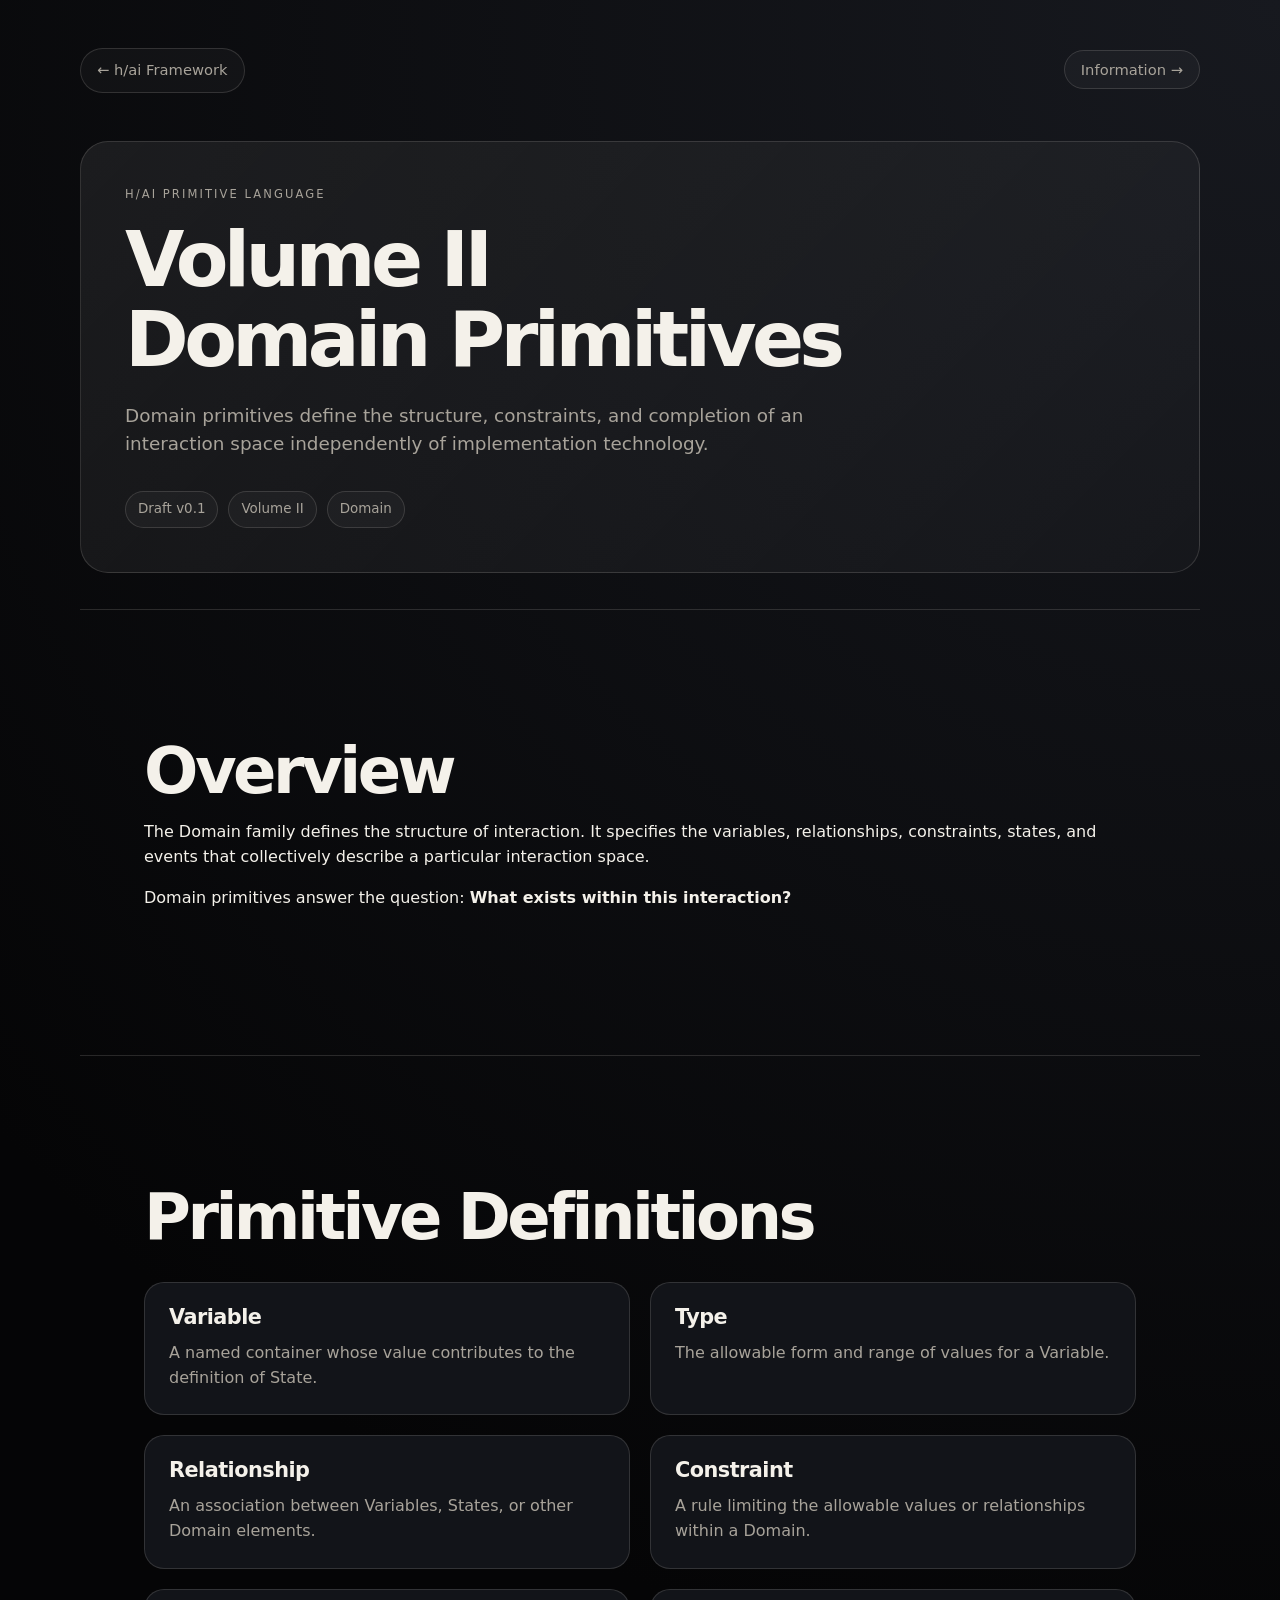
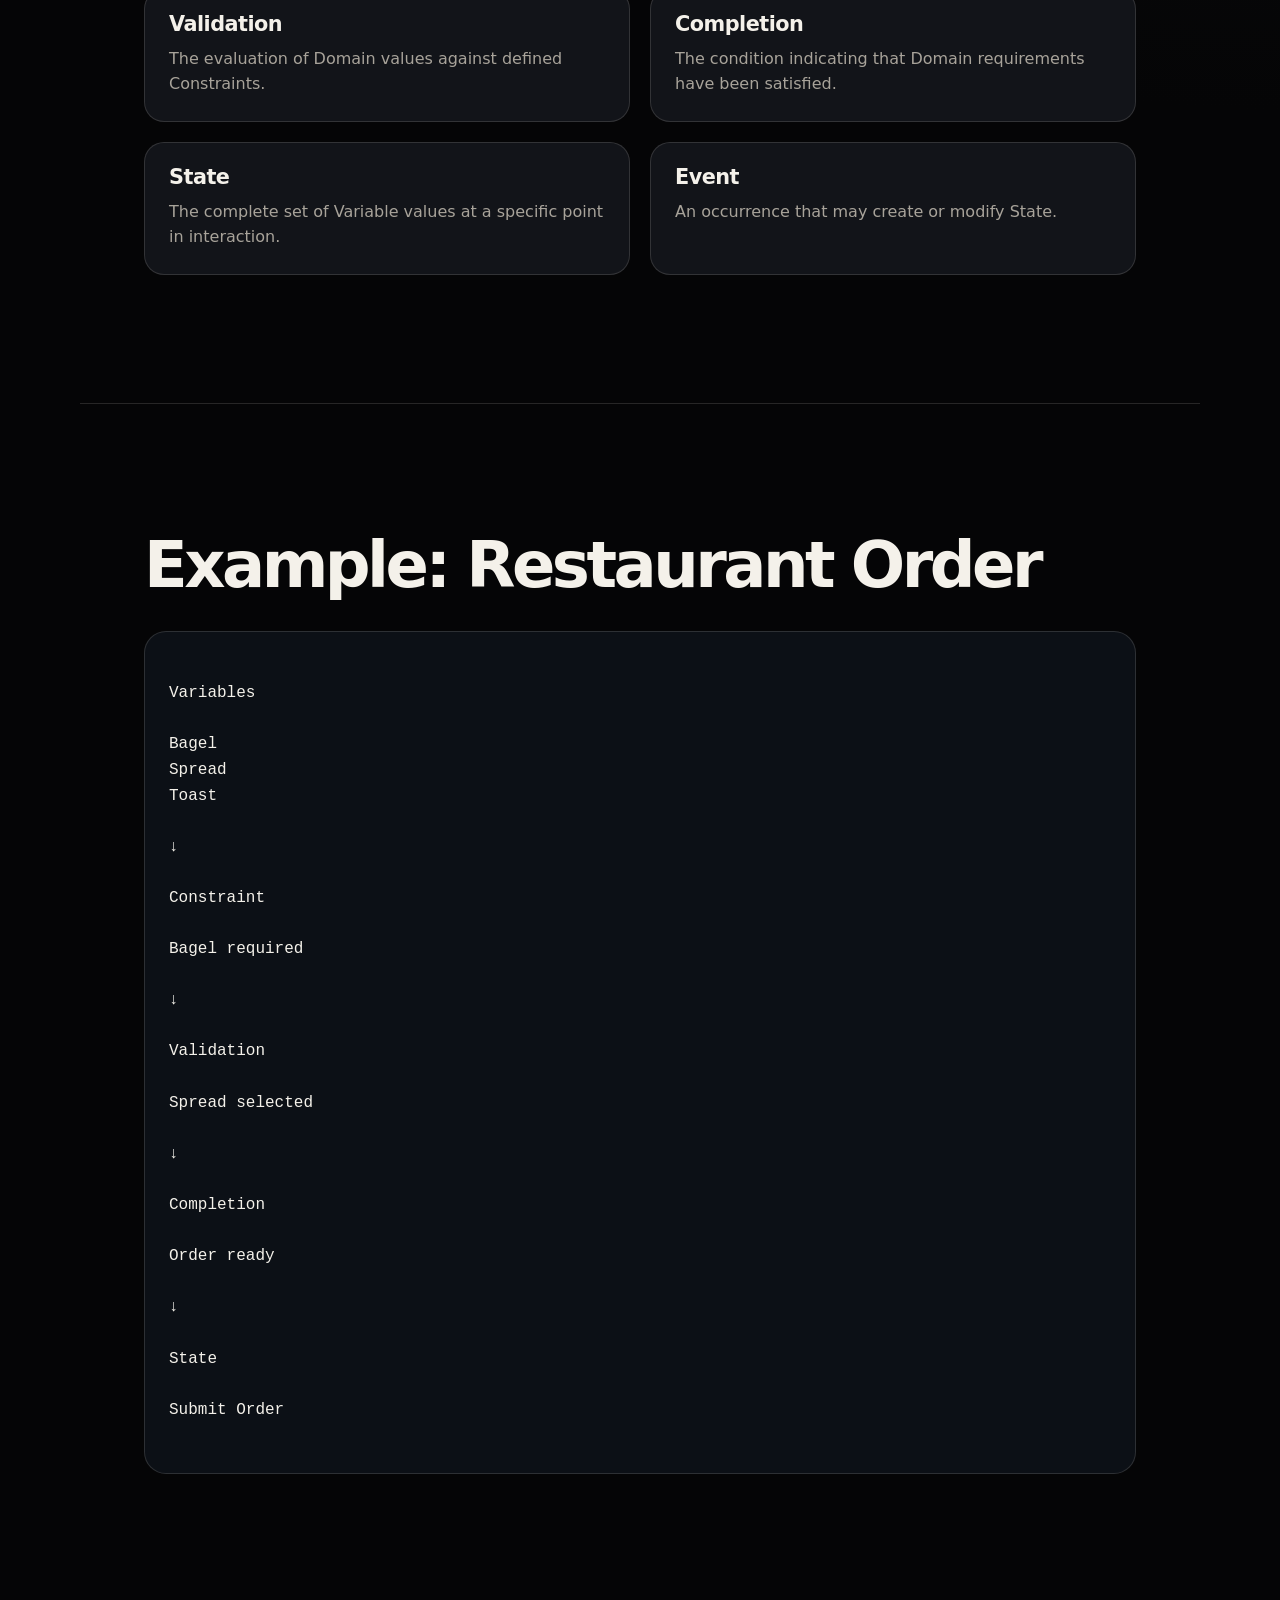
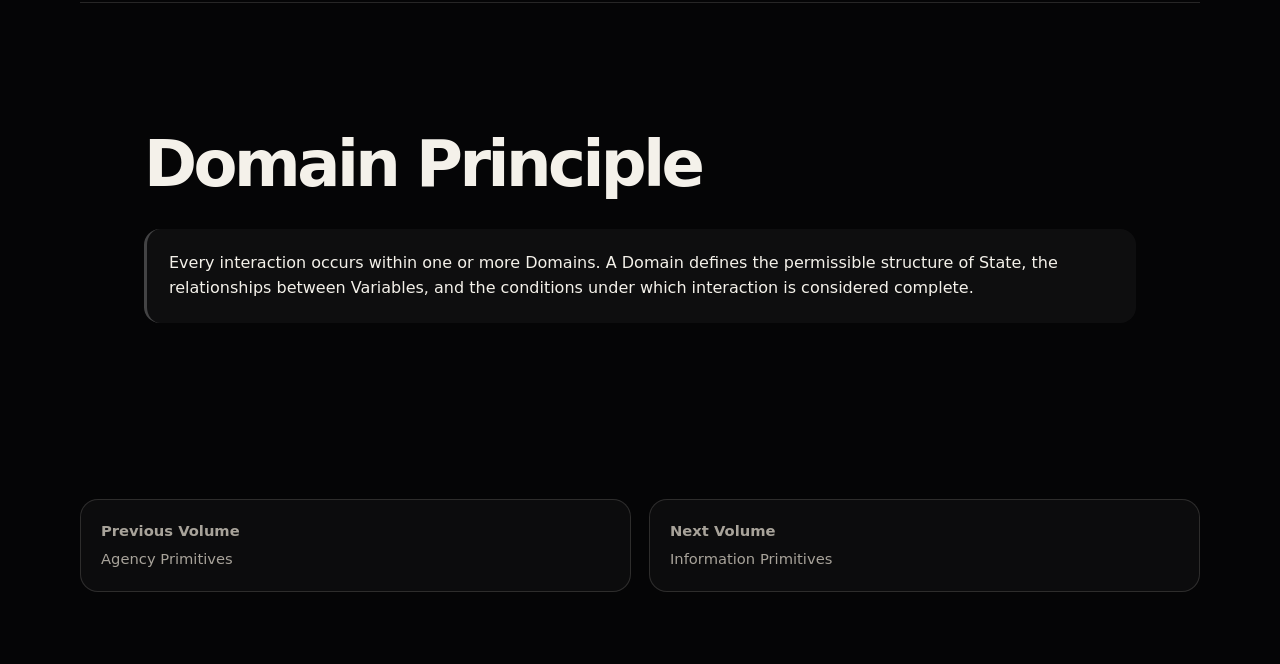
<file: framework/domain.html>
<!doctype html>
<html lang="en">
<head>
    <meta charset="utf-8">
    <meta name="viewport" content="width=device-width, initial-scale=1">

    <title>h/ai Primitive Language — Volume II: Domain Primitives</title>

    <link rel="stylesheet" href="../styles.css">

</head>

<body>

<main class="site-shell">

    <nav class="spec-nav">

        <a href="/#framework">← h/ai Framework</a>

        <div>

            <a href="information.html">Information →</a>

        </div>

    </nav>

    <header class="spec-header">

        <p class="eyebrow">h/ai Primitive Language</p>

        <h1>Volume II<br>Domain Primitives</h1>

        <p class="subtitle">

            Domain primitives define the structure, constraints, and completion
            of an interaction space independently of implementation technology.

        </p>

        <div class="spec-meta">

            <span>Draft v0.1</span>

            <span>Volume II</span>

            <span>Domain</span>

        </div>

    </header>

    <section class="section">

        <h2>Overview</h2>

        <p>

            The Domain family defines the structure of interaction.
            It specifies the variables, relationships, constraints,
            states, and events that collectively describe a particular
            interaction space.

        </p>

        <p>

            Domain primitives answer the question:

            <strong>What exists within this interaction?</strong>

        </p>

    </section>

    <section class="section">

        <h2>Primitive Definitions</h2>

        <div class="primitive-grid">

            <article class="primitive-card">
                <h3>Variable</h3>
                <p>A named container whose value contributes to the definition of State.</p>
            </article>

            <article class="primitive-card">
                <h3>Type</h3>
                <p>The allowable form and range of values for a Variable.</p>
            </article>

            <article class="primitive-card">
                <h3>Relationship</h3>
                <p>An association between Variables, States, or other Domain elements.</p>
            </article>

            <article class="primitive-card">
                <h3>Constraint</h3>
                <p>A rule limiting the allowable values or relationships within a Domain.</p>
            </article>

            <article class="primitive-card">
                <h3>Validation</h3>
                <p>The evaluation of Domain values against defined Constraints.</p>
            </article>

            <article class="primitive-card">
                <h3>Completion</h3>
                <p>The condition indicating that Domain requirements have been satisfied.</p>
            </article>

            <article class="primitive-card">
                <h3>State</h3>
                <p>The complete set of Variable values at a specific point in interaction.</p>
            </article>

            <article class="primitive-card">
                <h3>Event</h3>
                <p>An occurrence that may create or modify State.</p>
            </article>

        </div>

    </section>

    <section class="section">

        <h2>Example: Restaurant Order</h2>

        <div class="diagram"><pre>

Variables

Bagel
Spread
Toast

↓

Constraint

Bagel required

↓

Validation

Spread selected

↓

Completion

Order ready

↓

State

Submit Order

</pre>
        </div>

    </section>

    <section class="section">

        <h2>Domain Principle</h2>

        <div class="callout">

            <p>

                Every interaction occurs within one or more Domains.
                A Domain defines the permissible structure of State,
                the relationships between Variables,
                and the conditions under which interaction is considered complete.

            </p>

        </div>

    </section>

    <nav class="next-nav">

        <a href="agency.html">

            <strong>Previous Volume</strong>

            Agency Primitives

        </a>

        <a href="information.html">

            <strong>Next Volume</strong>

            Information Primitives

        </a>

    </nav>

</main>

</body>

</html>
</file>
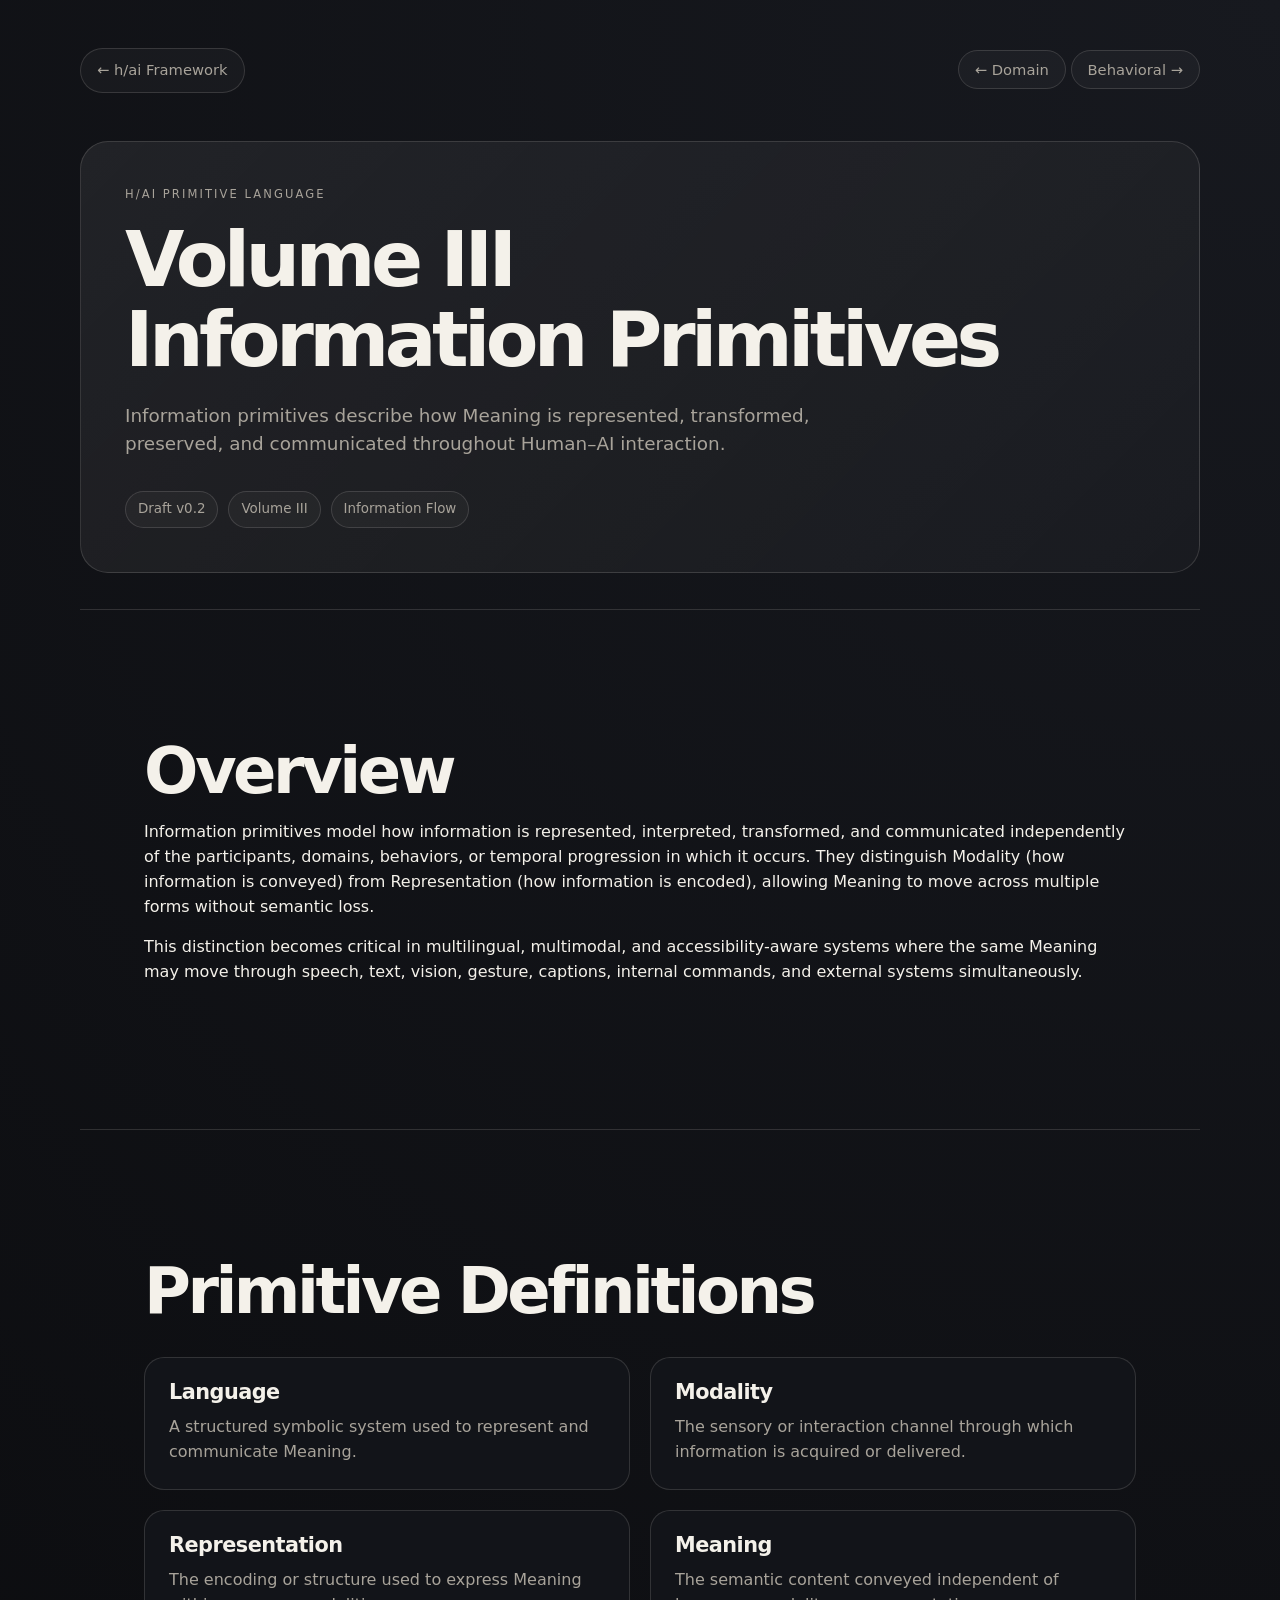
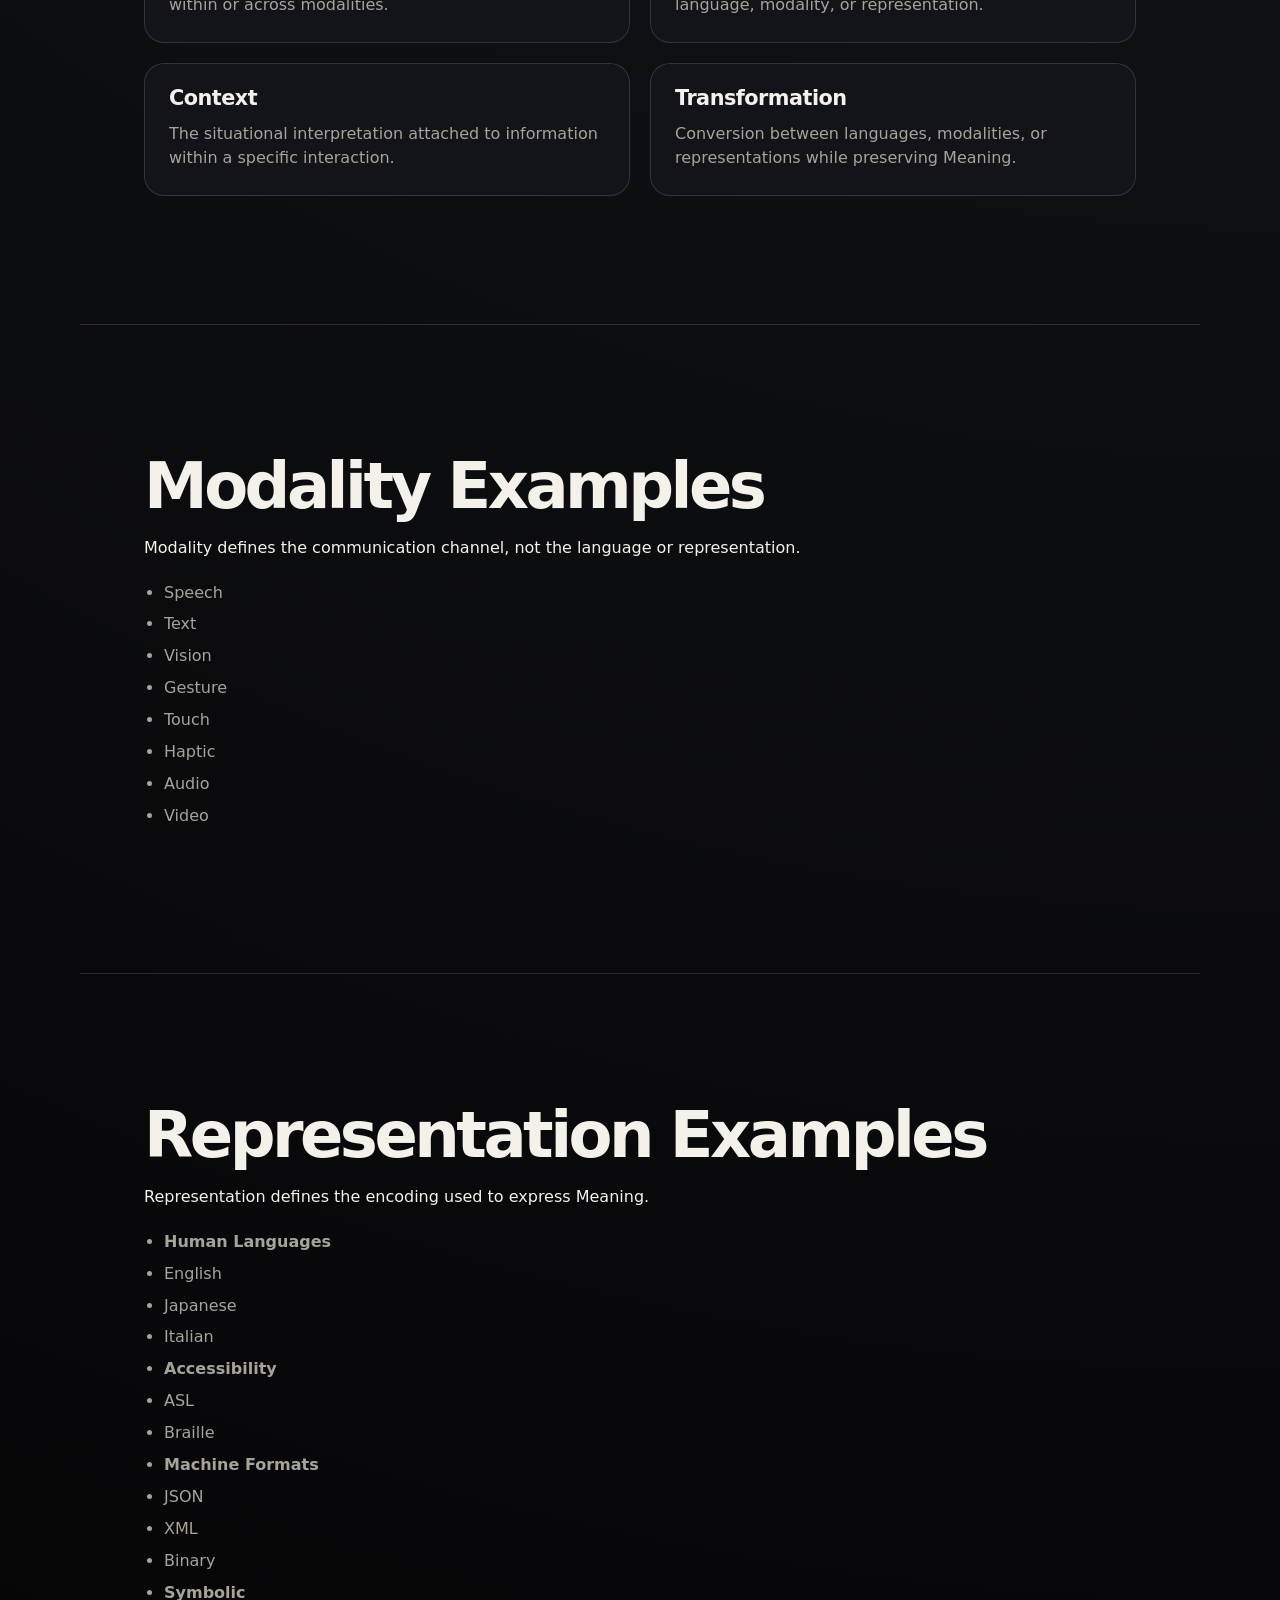
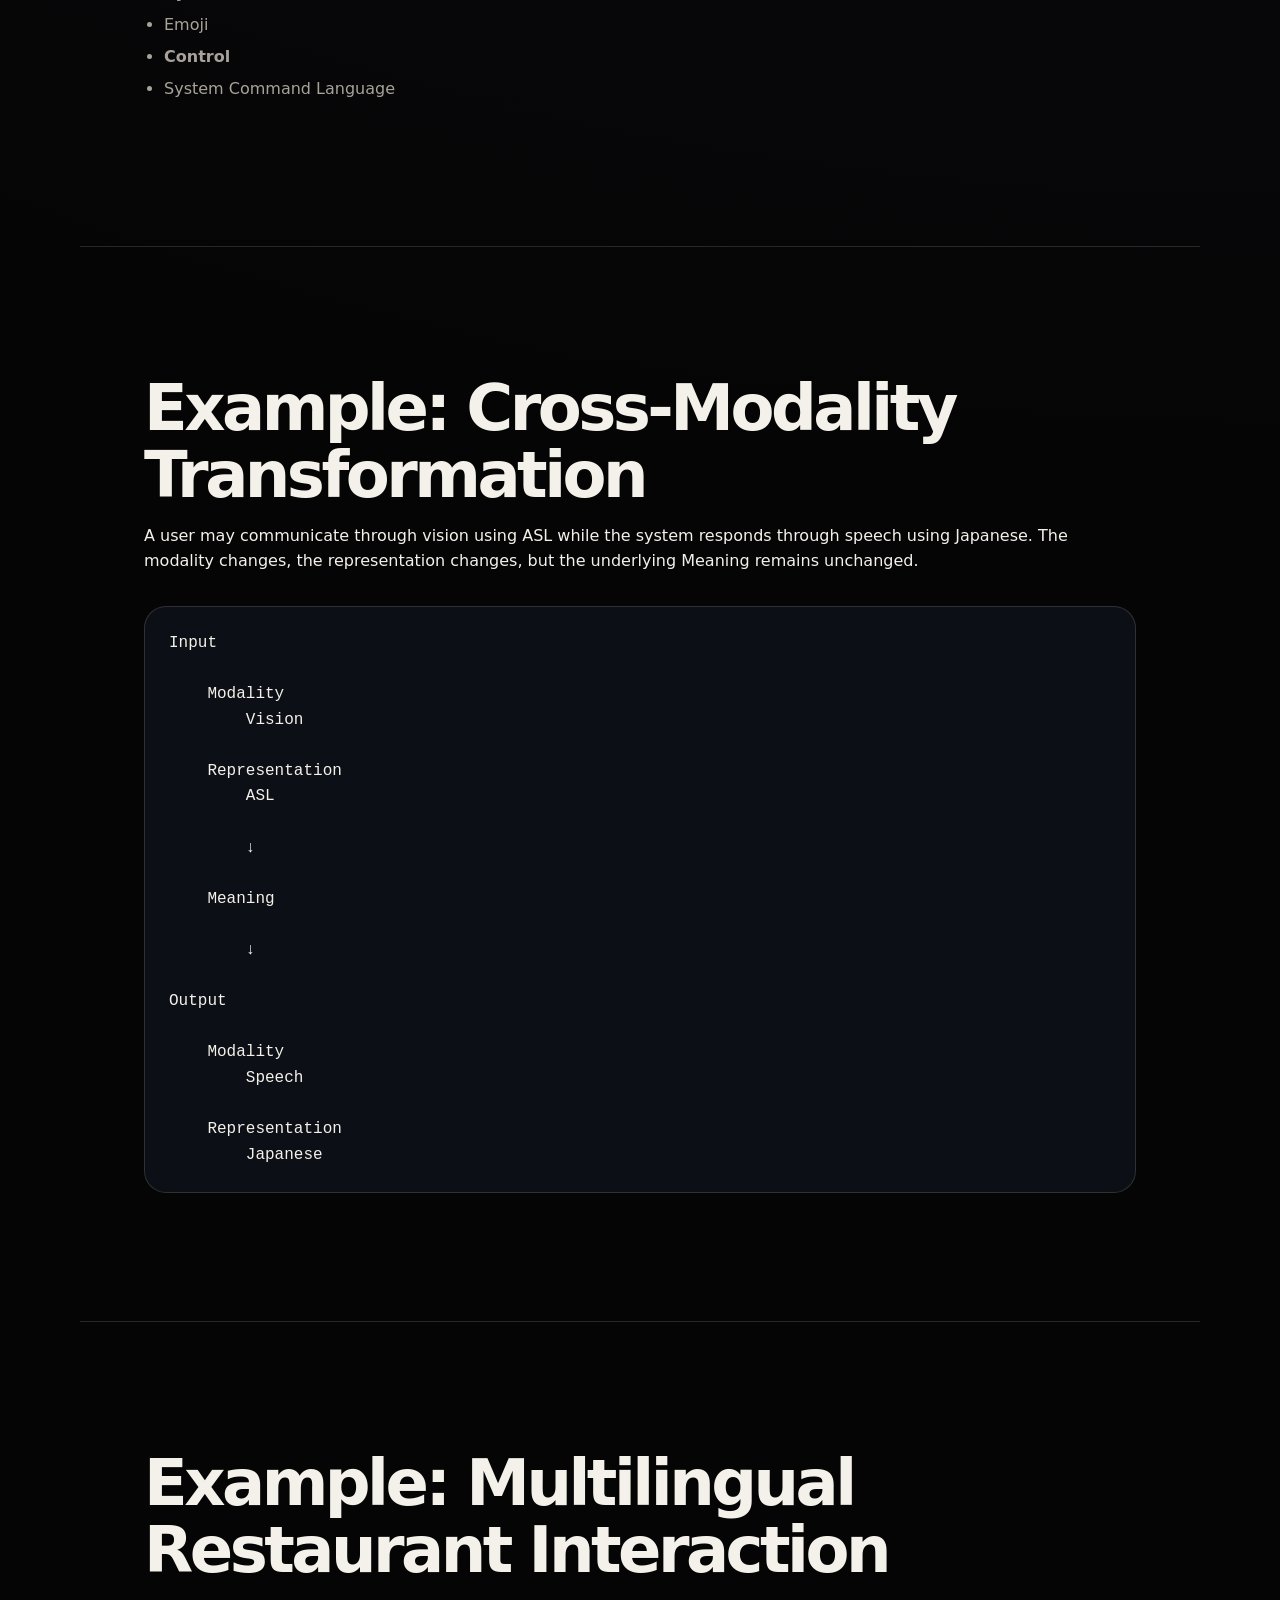
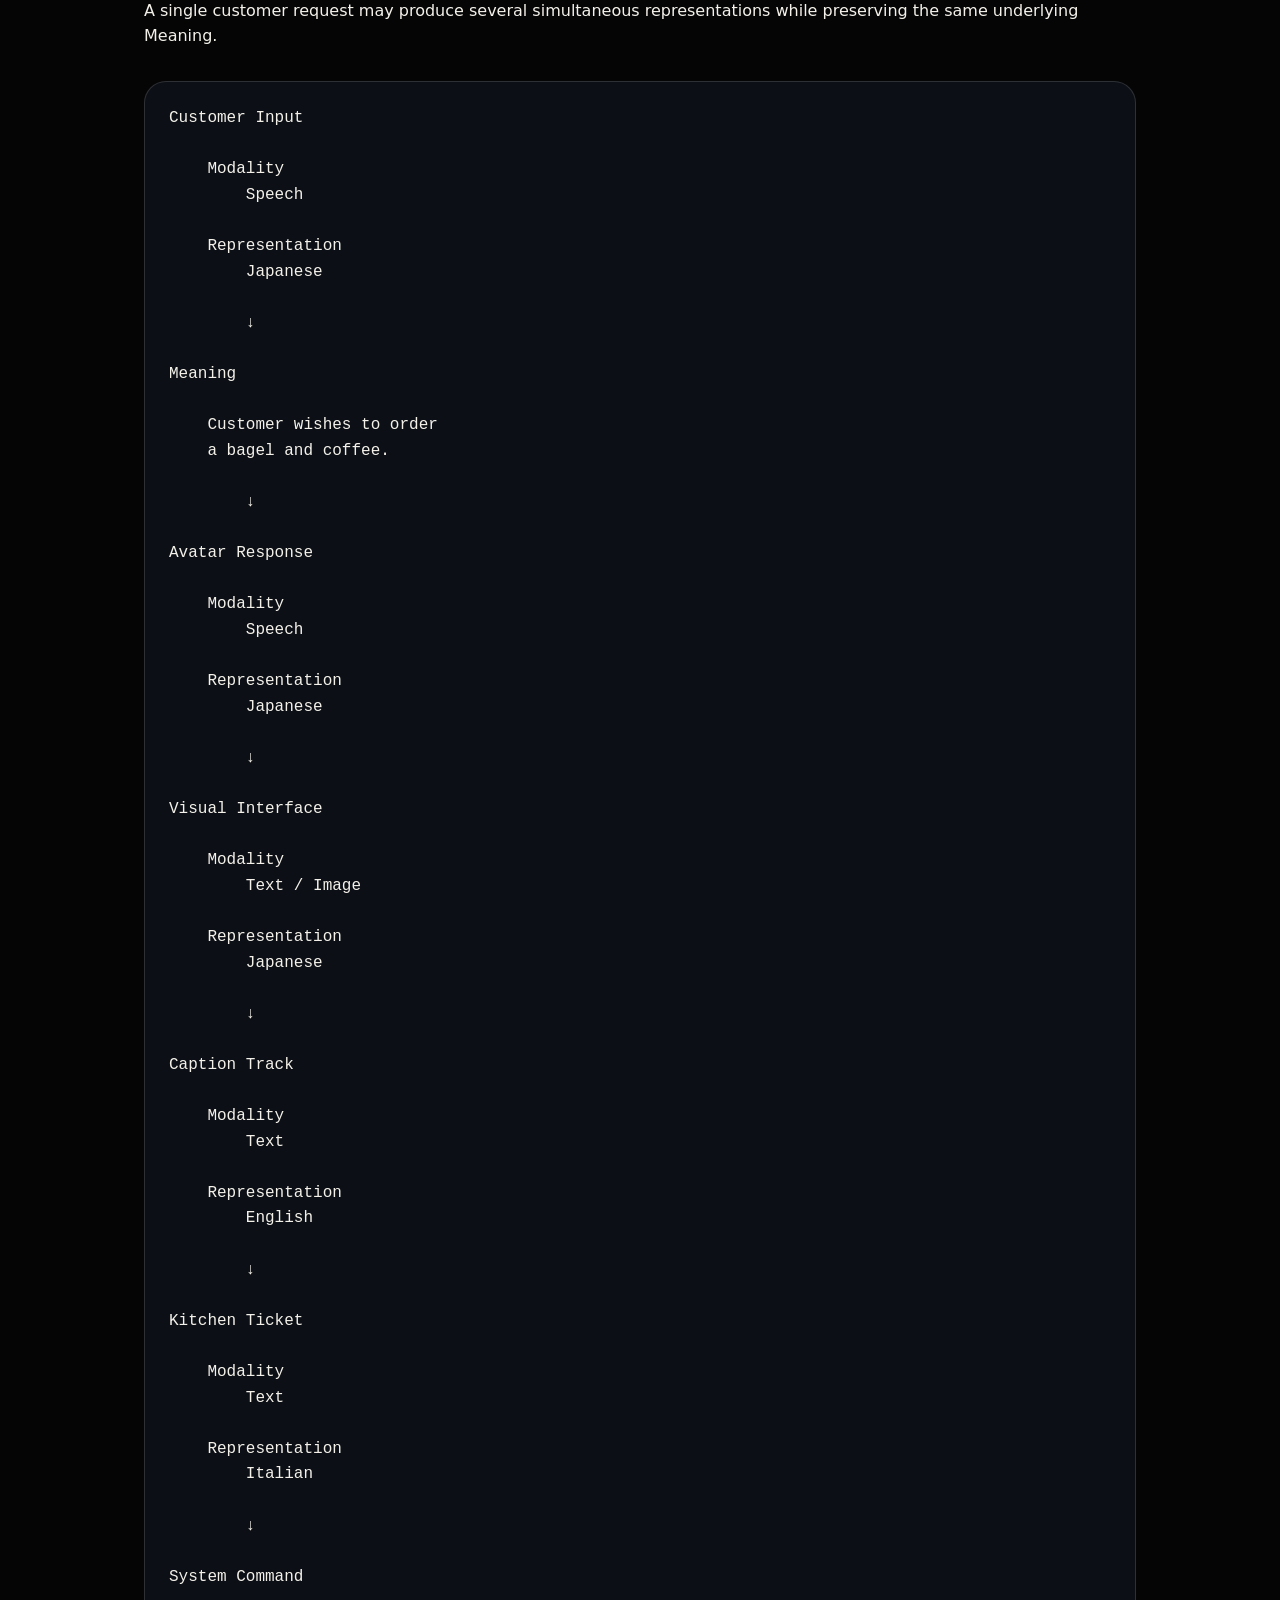
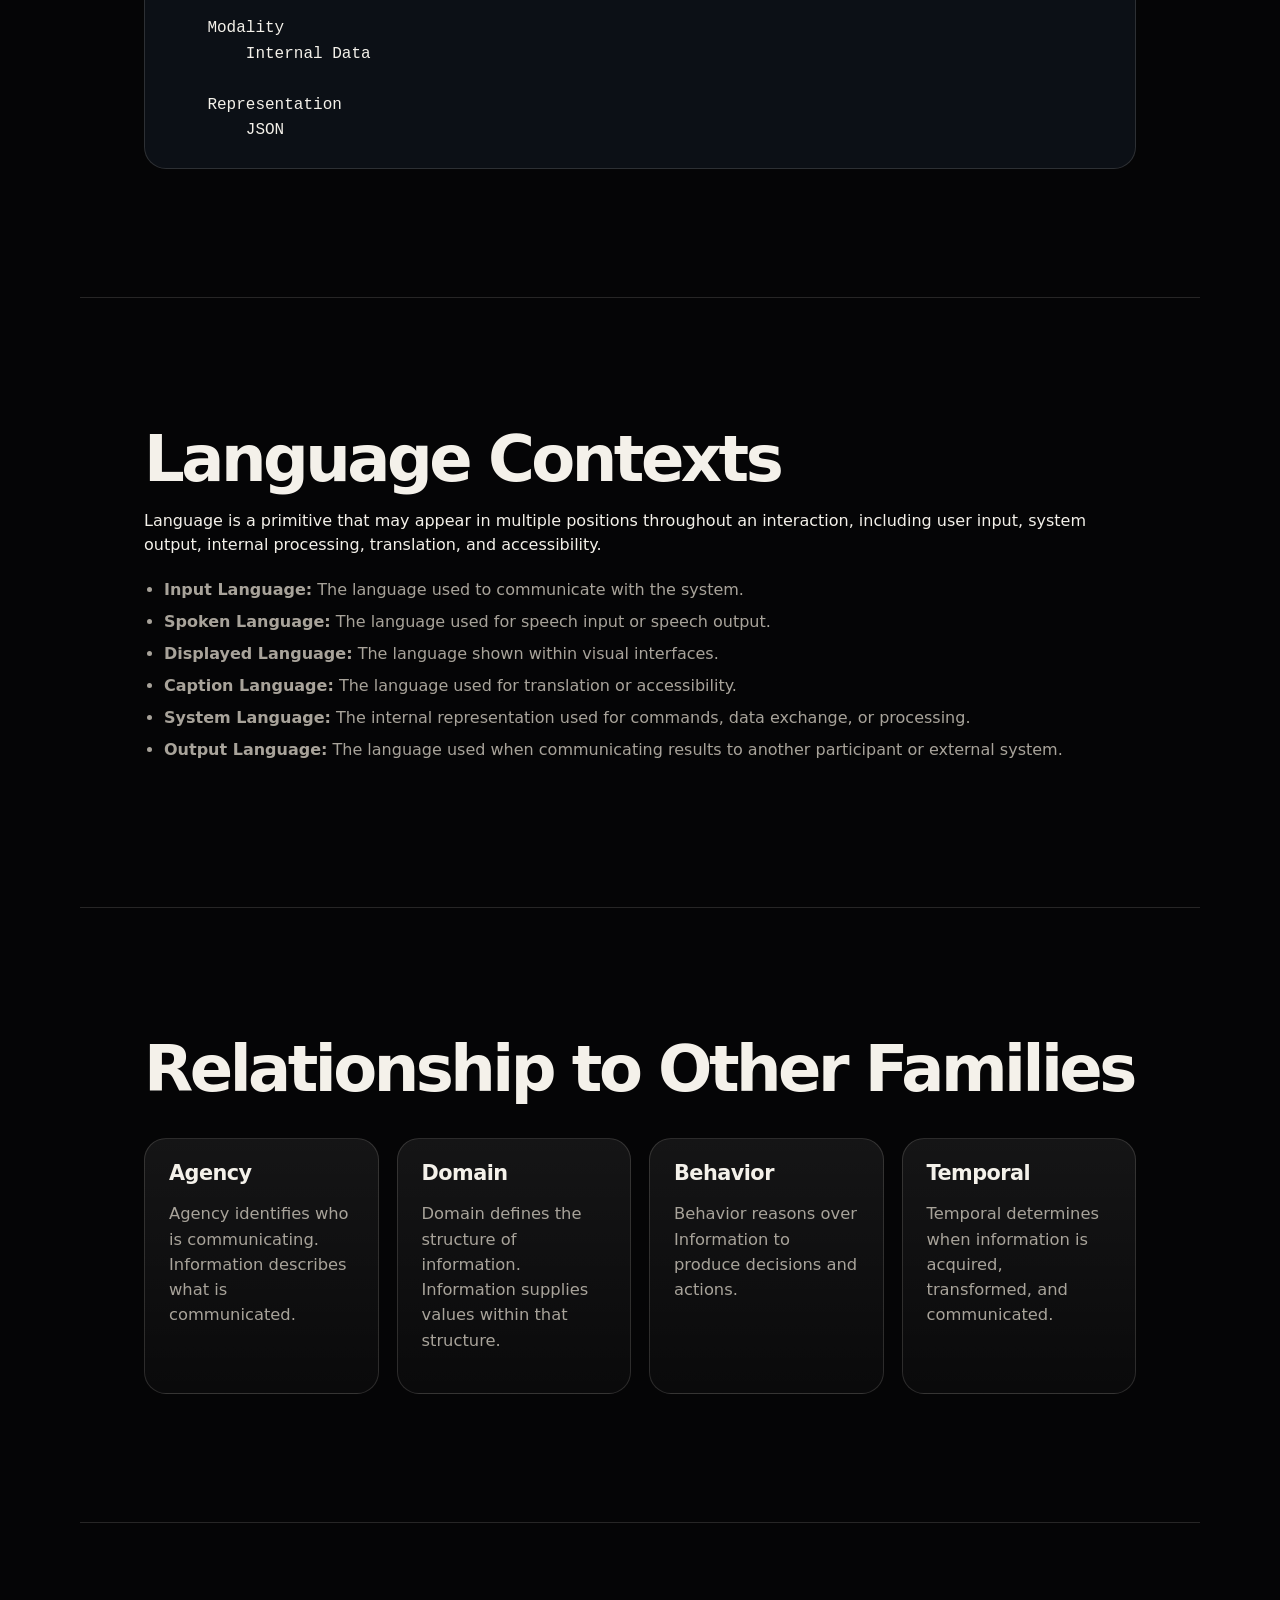
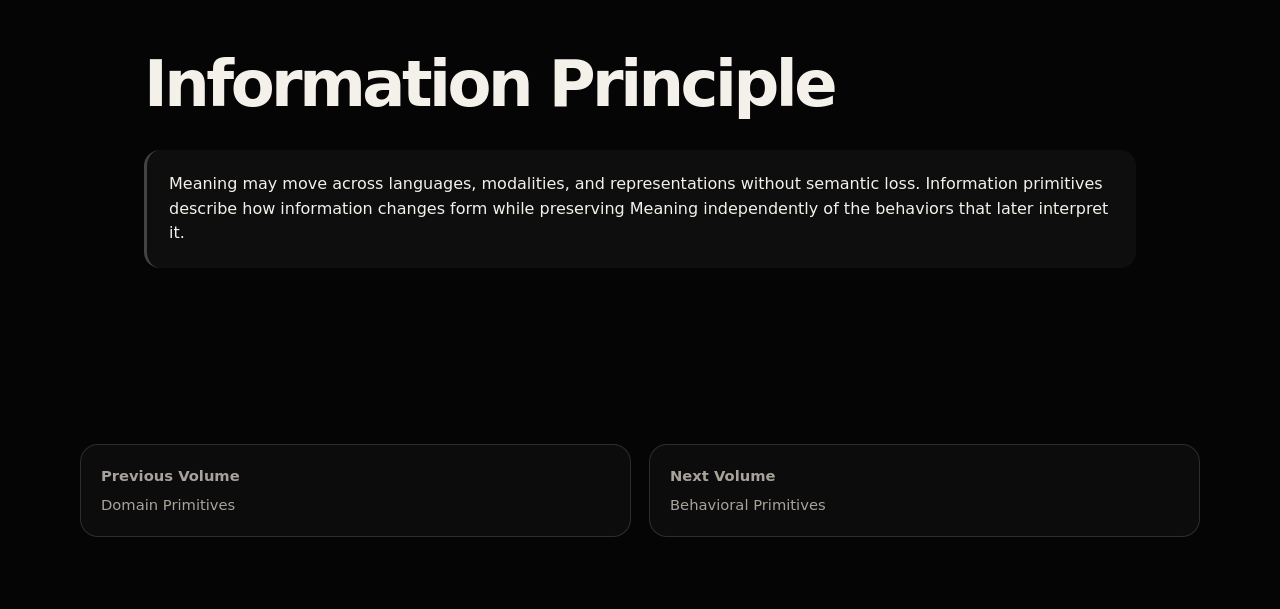
<file: framework/information.html>
<!doctype html>
<html lang="en">
<head>
    <meta charset="utf-8">
    <meta name="viewport" content="width=device-width, initial-scale=1">
    <title>h/ai Primitive Language — Volume III: Information Primitives</title>
    <link rel="stylesheet" href="../styles.css">
</head>
<body>

<main class="site-shell">

    <nav class="spec-nav">
        <a href="/#framework">← h/ai Framework</a>
        <div>
            <a href="domain.html">← Domain</a>
            <a href="behavioral.html">Behavioral →</a>
        </div>
    </nav>

    <header class="spec-header">
        <p class="eyebrow">h/ai Primitive Language</p>

        <h1>Volume III<br>Information Primitives</h1>

        <p class="subtitle">
            Information primitives describe how Meaning is represented,
            transformed, preserved, and communicated throughout
            Human–AI interaction.
        </p>

        <div class="spec-meta">
            <span>Draft v0.2</span>
            <span>Volume III</span>
            <span>Information Flow</span>
        </div>
    </header>

    <section class="section">
        <h2>Overview</h2>

        <p>
            Information primitives model how information is represented,
            interpreted, transformed, and communicated independently of
            the participants, domains, behaviors, or temporal progression
            in which it occurs.
            They distinguish Modality (how information is conveyed)
            from Representation (how information is encoded),
            allowing Meaning to move across multiple forms without
            semantic loss.
        </p>

        <p>
            This distinction becomes critical in multilingual,
            multimodal, and accessibility-aware systems where the same
            Meaning may move through speech, text, vision, gesture,
            captions, internal commands, and external systems
            simultaneously.
        </p>

    </section>

    <section class="section">

        <h2>Primitive Definitions</h2>

        <div class="primitive-grid">

            <article class="primitive-card">
                <h3>Language</h3>
                <p>
                    A structured symbolic system used to represent and communicate Meaning.
                </p>
            </article>

            <article class="primitive-card">
                <h3>Modality</h3>
                <p>
                    The sensory or interaction channel through which information is acquired or delivered.
                </p>
            </article>

            <article class="primitive-card">
                <h3>Representation</h3>
                <p>
                    The encoding or structure used to express Meaning within or across modalities.
                </p>
            </article>

            <article class="primitive-card">
                <h3>Meaning</h3>
                <p>
                    The semantic content conveyed independent of language, modality, or representation.
                </p>
            </article>

            <article class="primitive-card">
                <h3>Context</h3>
                <p>
                    The situational interpretation attached to information within a specific interaction.
                </p>
            </article>

            <article class="primitive-card">
                <h3>Transformation</h3>
                <p>
                    Conversion between languages, modalities, or representations while preserving Meaning.
                </p>
            </article>

        </div>

    </section>

    <section class="section">

        <h2>Modality Examples</h2>

        <p>
            Modality defines the communication channel, not the language or representation.
        </p>

        <ul class="spec-list">
            <li>Speech</li>
            <li>Text</li>
            <li>Vision</li>
            <li>Gesture</li>
            <li>Touch</li>
            <li>Haptic</li>
            <li>Audio</li>
            <li>Video</li>
        </ul>

    </section>

    <section class="section">

        <h2>Representation Examples</h2>

        <p>
            Representation defines the encoding used to express Meaning.
        </p>

        <ul class="spec-list">

            <li><strong>Human Languages</strong></li>
            <li>English</li>
            <li>Japanese</li>
            <li>Italian</li>

            <li><strong>Accessibility</strong></li>
            <li>ASL</li>
            <li>Braille</li>

            <li><strong>Machine Formats</strong></li>
            <li>JSON</li>
            <li>XML</li>
            <li>Binary</li>

            <li><strong>Symbolic</strong></li>
            <li>Emoji</li>

            <li><strong>Control</strong></li>
            <li>System Command Language</li>

        </ul>

    </section>

    <section class="section">

        <h2>Example: Cross-Modality Transformation</h2>

        <p>
            A user may communicate through vision using ASL while the system
            responds through speech using Japanese. The modality changes,
            the representation changes, but the underlying Meaning remains
            unchanged.
        </p>

        <div class="diagram">

<pre>Input

    Modality
        Vision

    Representation
        ASL

        ↓

    Meaning

        ↓

Output

    Modality
        Speech

    Representation
        Japanese</pre>

        </div>

    </section>

    <section class="section">

        <h2>Example: Multilingual Restaurant Interaction</h2>

        <p>
            A single customer request may produce several simultaneous
            representations while preserving the same underlying Meaning.
        </p>

        <div class="diagram">

<pre>Customer Input

    Modality
        Speech

    Representation
        Japanese

        ↓

Meaning

    Customer wishes to order
    a bagel and coffee.

        ↓

Avatar Response

    Modality
        Speech

    Representation
        Japanese

        ↓

Visual Interface

    Modality
        Text / Image

    Representation
        Japanese

        ↓

Caption Track

    Modality
        Text

    Representation
        English

        ↓

Kitchen Ticket

    Modality
        Text

    Representation
        Italian

        ↓

System Command

    Modality
        Internal Data

    Representation
        JSON</pre>

        </div>

    </section>

    <section class="section">

        <h2>Language Contexts</h2>

        <p>
            Language is a primitive that may appear in multiple positions
            throughout an interaction, including user input, system output,
            internal processing, translation, and accessibility.
        </p>

        <ul class="spec-list">

            <li><strong>Input Language:</strong> The language used to communicate with the system.</li>

            <li><strong>Spoken Language:</strong> The language used for speech input or speech output.</li>

            <li><strong>Displayed Language:</strong> The language shown within visual interfaces.</li>

            <li><strong>Caption Language:</strong> The language used for translation or accessibility.</li>

            <li><strong>System Language:</strong> The internal representation used for commands, data exchange, or processing.</li>

            <li><strong>Output Language:</strong> The language used when communicating results to another participant or external system.</li>

        </ul>

    </section>

    <section class="section">

        <h2>Relationship to Other Families</h2>

        <div class="cards">

            <article class="card">
                <h3>Agency</h3>
                <p>
                    Agency identifies who is communicating.
                    Information describes what is communicated.
                </p>
            </article>

            <article class="card">
                <h3>Domain</h3>
                <p>
                    Domain defines the structure of information.
                    Information supplies values within that structure.
                </p>
            </article>

            <article class="card">
                <h3>Behavior</h3>
                <p>
                    Behavior reasons over Information to produce
                    decisions and actions.
                </p>
            </article>

            <article class="card">
                <h3>Temporal</h3>
                <p>
                    Temporal determines when information is
                    acquired, transformed, and communicated.
                </p>
            </article>

        </div>

    </section>

    <section class="section">

        <h2>Information Principle</h2>

        <div class="callout">

            <p>
                Meaning may move across languages, modalities,
                and representations without semantic loss.
                Information primitives describe how information
                changes form while preserving Meaning independently
                of the behaviors that later interpret it.
            </p>

        </div>

    </section>

    <nav class="next-nav">

        <a href="domain.html">
            <strong>Previous Volume</strong>
            Domain Primitives
        </a>

        <a href="behavioral.html">
            <strong>Next Volume</strong>
            Behavioral Primitives
        </a>

    </nav>

</main>

</body>
</html>
</file>
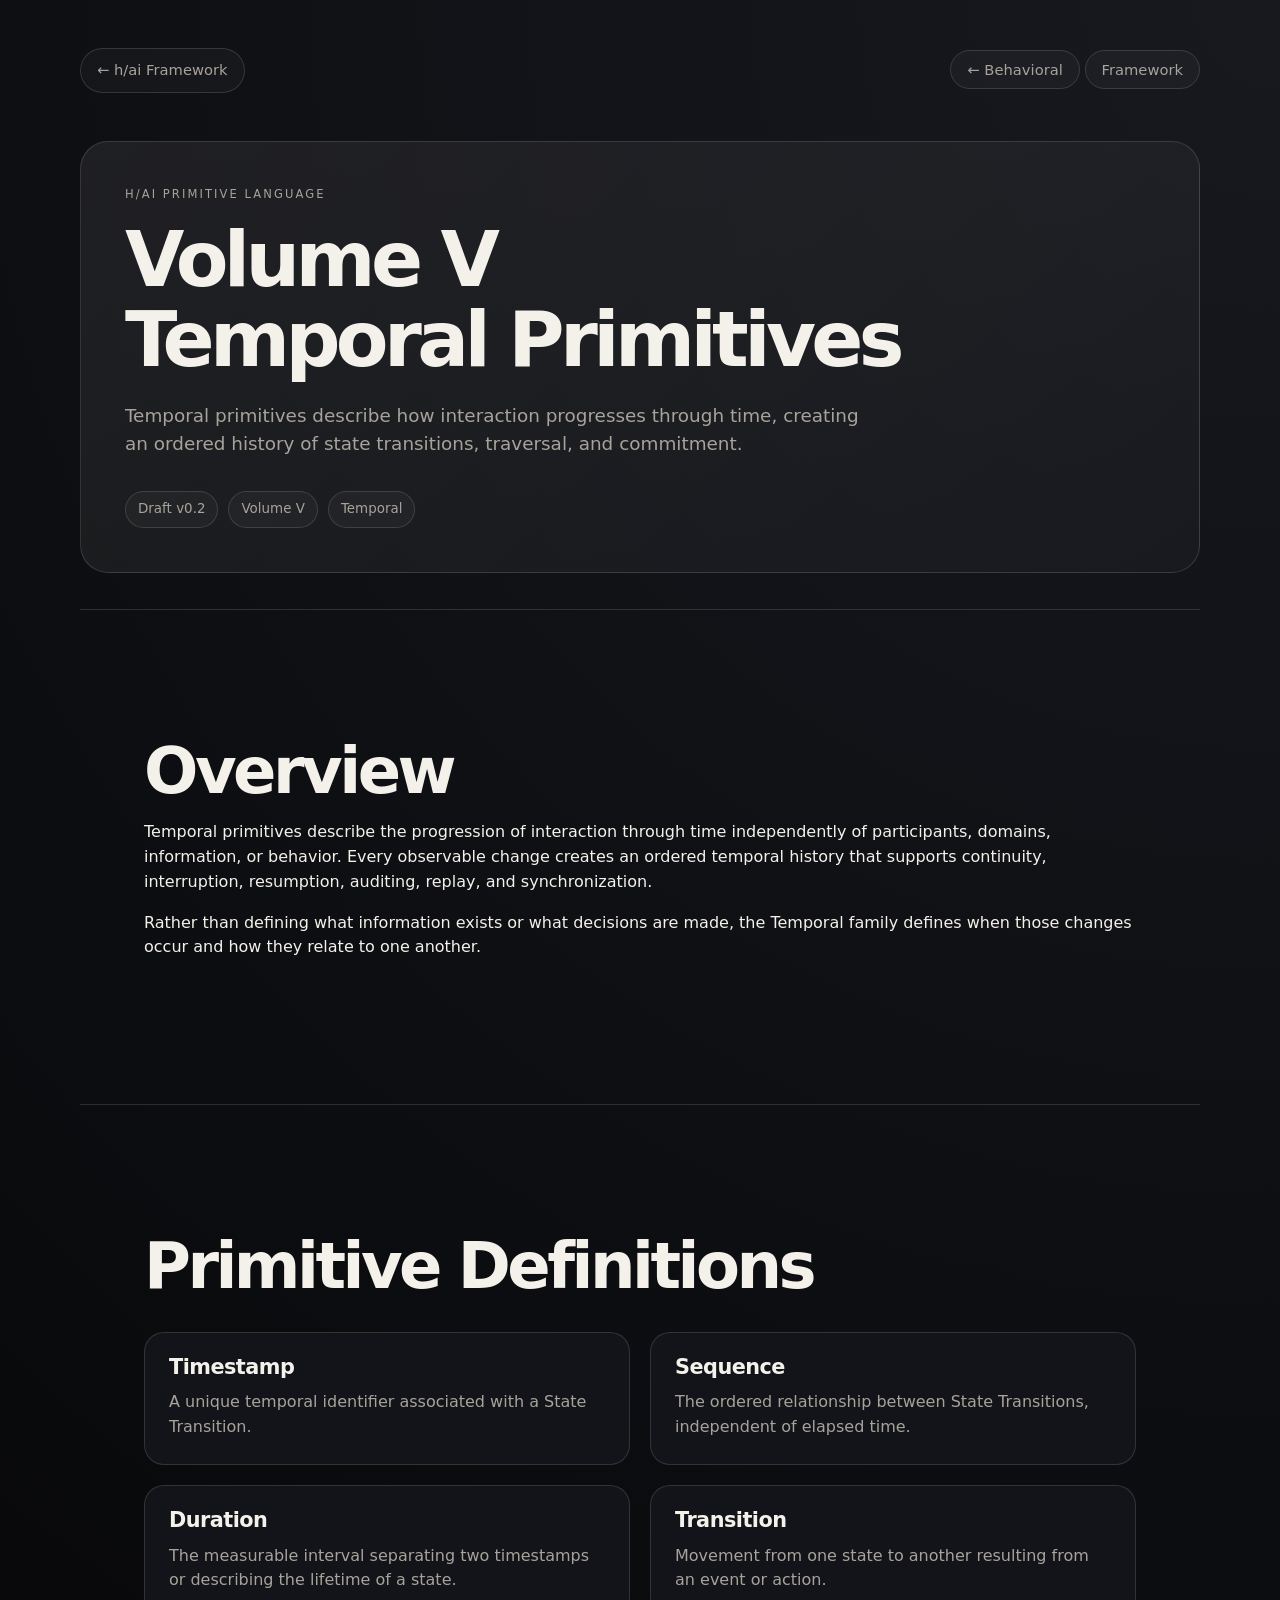
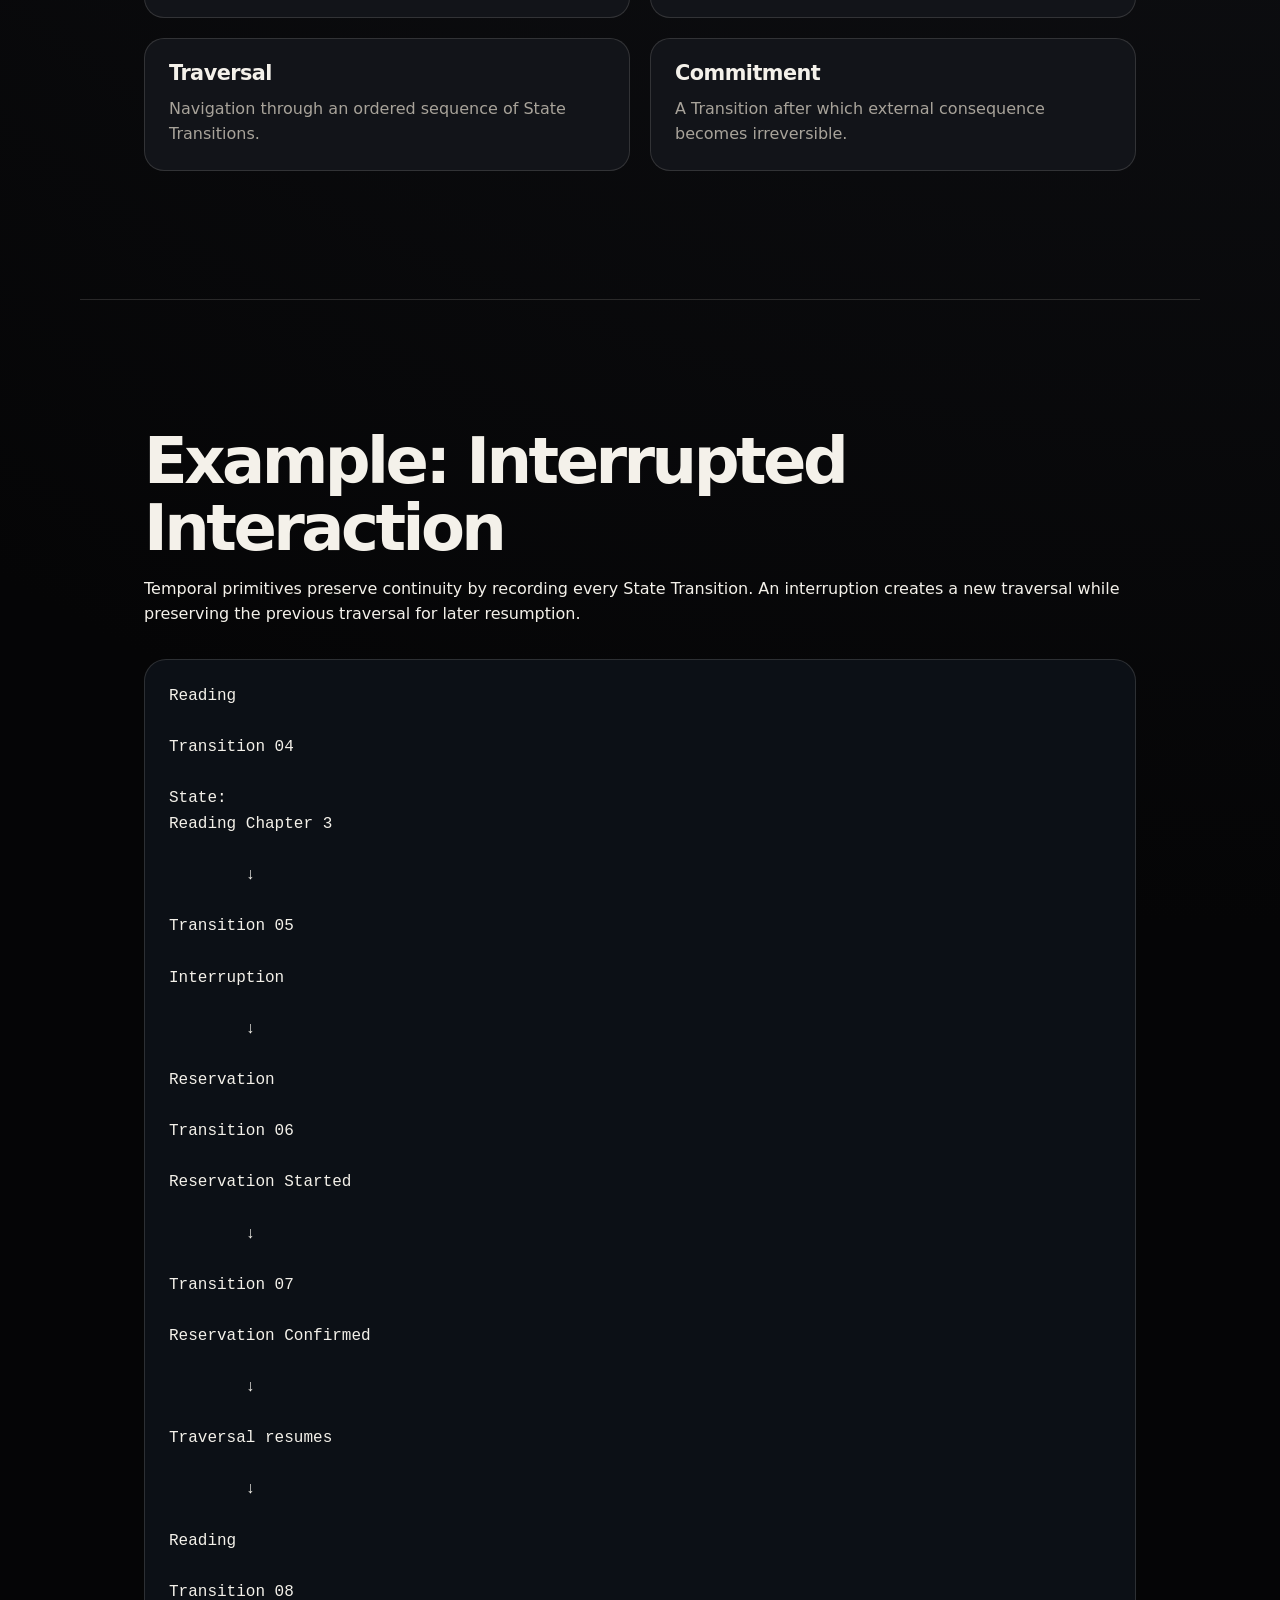
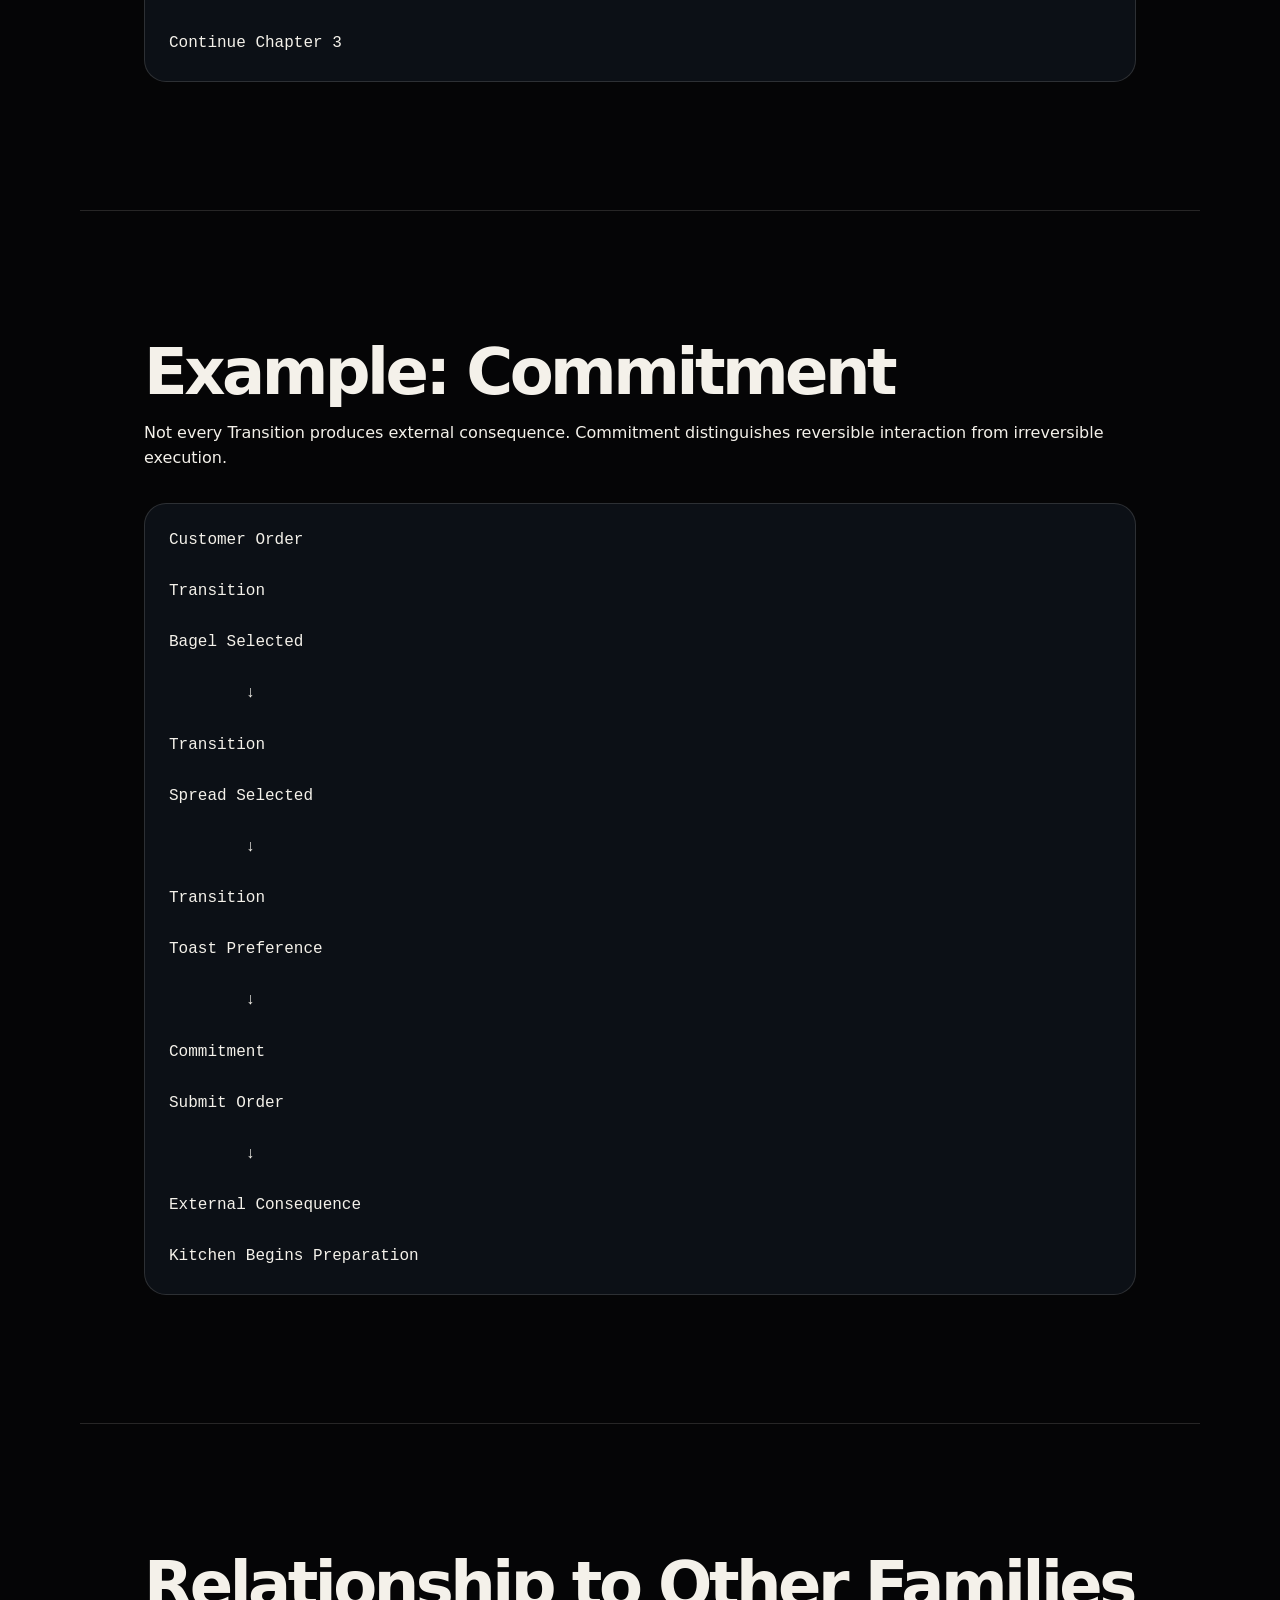
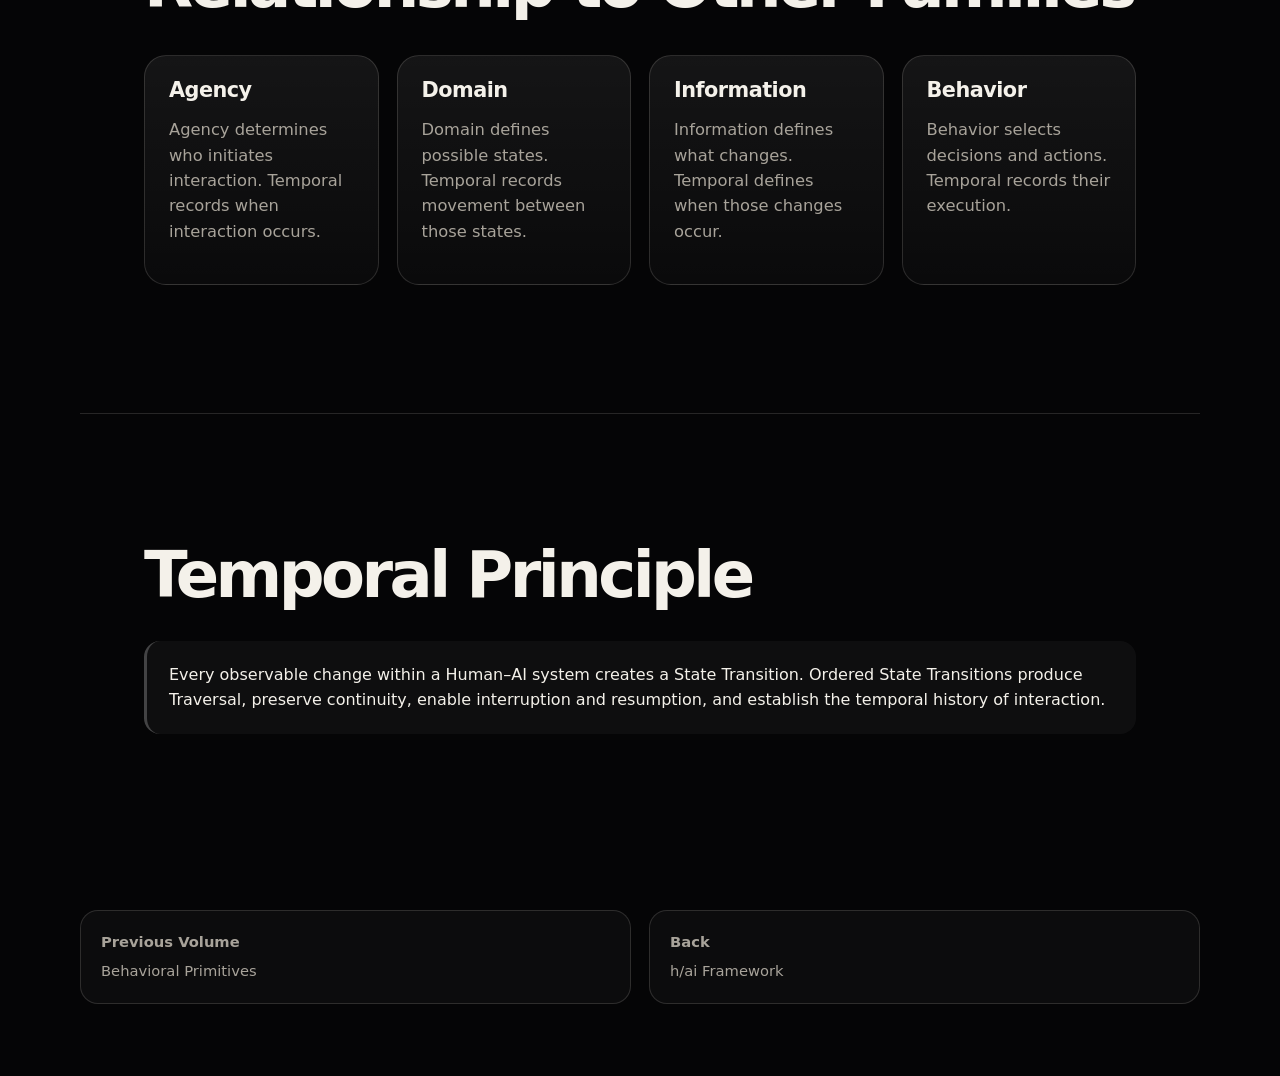
<file: framework/temporal.html>
<!doctype html>
<html lang="en">
<head>
    <meta charset="utf-8">
    <meta name="viewport" content="width=device-width, initial-scale=1">
    <title>h/ai Primitive Language — Volume V: Temporal Primitives</title>
    <link rel="stylesheet" href="../styles.css">
</head>

<body>

<main class="site-shell">

    <nav class="spec-nav">
        <a href="/#framework">← h/ai Framework</a>
        <div>
            <a href="behavioral.html">← Behavioral</a>
            <a href="/#framework">Framework</a>
        </div>
    </nav>

    <header class="spec-header">

        <p class="eyebrow">h/ai Primitive Language</p>

        <h1>Volume V<br>Temporal Primitives</h1>

        <p class="subtitle">
            Temporal primitives describe how interaction progresses through time,
            creating an ordered history of state transitions, traversal, and commitment.
        </p>

        <div class="spec-meta">
            <span>Draft v0.2</span>
            <span>Volume V</span>
            <span>Temporal</span>
        </div>

    </header>

    <section class="section">

        <h2>Overview</h2>

        <p>
            Temporal primitives describe the progression of interaction through
            time independently of participants, domains, information,
            or behavior. Every observable change creates an ordered
            temporal history that supports continuity, interruption,
            resumption, auditing, replay, and synchronization.
        </p>

        <p>
            Rather than defining what information exists or what decisions
            are made, the Temporal family defines when those changes occur
            and how they relate to one another.
        </p>

    </section>

    <section class="section">

        <h2>Primitive Definitions</h2>

        <div class="primitive-grid">

            <article class="primitive-card">
                <h3>Timestamp</h3>
                <p>
                    A unique temporal identifier associated with a State Transition.
                </p>
            </article>

            <article class="primitive-card">
                <h3>Sequence</h3>
                <p>
                    The ordered relationship between State Transitions,
                    independent of elapsed time.
                </p>
            </article>

            <article class="primitive-card">
                <h3>Duration</h3>
                <p>
                    The measurable interval separating two timestamps or
                    describing the lifetime of a state.
                </p>
            </article>

            <article class="primitive-card">
                <h3>Transition</h3>
                <p>
                    Movement from one state to another resulting from an event or action.
                </p>
            </article>

            <article class="primitive-card">
                <h3>Traversal</h3>
                <p>
                    Navigation through an ordered sequence of State Transitions.
                </p>
            </article>

            <article class="primitive-card">
                <h3>Commitment</h3>
                <p>
                    A Transition after which external consequence becomes irreversible.
                </p>
            </article>

        </div>

    </section>

    <section class="section">

        <h2>Example: Interrupted Interaction</h2>

        <p>
            Temporal primitives preserve continuity by recording every State
            Transition. An interruption creates a new traversal while
            preserving the previous traversal for later resumption.
        </p>

        <div class="diagram">

<pre>Reading

Transition 04

State:
Reading Chapter 3

        ↓

Transition 05

Interruption

        ↓

Reservation

Transition 06

Reservation Started

        ↓

Transition 07

Reservation Confirmed

        ↓

Traversal resumes

        ↓

Reading

Transition 08

Continue Chapter 3</pre>

        </div>

    </section>

    <section class="section">

        <h2>Example: Commitment</h2>

        <p>
            Not every Transition produces external consequence.
            Commitment distinguishes reversible interaction
            from irreversible execution.
        </p>

        <div class="diagram">

<pre>Customer Order

Transition

Bagel Selected

        ↓

Transition

Spread Selected

        ↓

Transition

Toast Preference

        ↓

Commitment

Submit Order

        ↓

External Consequence

Kitchen Begins Preparation</pre>

        </div>

    </section>

    <section class="section">

        <h2>Relationship to Other Families</h2>

        <div class="cards">

            <article class="card">
                <h3>Agency</h3>
                <p>
                    Agency determines who initiates interaction.
                    Temporal records when interaction occurs.
                </p>
            </article>

            <article class="card">
                <h3>Domain</h3>
                <p>
                    Domain defines possible states.
                    Temporal records movement between those states.
                </p>
            </article>

            <article class="card">
                <h3>Information</h3>
                <p>
                    Information defines what changes.
                    Temporal defines when those changes occur.
                </p>
            </article>

            <article class="card">
                <h3>Behavior</h3>
                <p>
                    Behavior selects decisions and actions.
                    Temporal records their execution.
                </p>
            </article>

        </div>

    </section>

    <section class="section">

        <h2>Temporal Principle</h2>

        <div class="callout">

            <p>
                Every observable change within a Human–AI system creates
                a State Transition. Ordered State Transitions produce
                Traversal, preserve continuity, enable interruption and
                resumption, and establish the temporal history of interaction.
            </p>

        </div>

    </section>

    <nav class="next-nav">

        <a href="behavioral.html">
            <strong>Previous Volume</strong>
            Behavioral Primitives
        </a>

        <a href="/#framework">
            <strong>Back</strong>
            h/ai Framework
        </a>

    </nav>

</main>

</body>
</html>
</file>
<file: styles.css>
:root {
    --bg: #050506;
    --bg-soft: #0d0e10;
    --panel: #121419;
    --text: #f4f1ea;
    --muted: #a8a39a;
    --line: rgba(244, 241, 234, 0.14);
    --accent: #f4f1ea;
    --shadow: rgba(0, 0, 0, 0.45);
}

* {
    box-sizing: border-box;
}

html {
    scroll-behavior: smooth;
}

body {
    margin: 0;
    font-family: Inter, ui-sans-serif, system-ui, -apple-system, BlinkMacSystemFont, "Segoe UI", sans-serif;
    background: radial-gradient(circle at top right, #17191f 0%, var(--bg) 42%);
    color: var(--text);
    line-height: 1.55;
}

a {
    color: inherit;
    text-decoration: none;
}

.site-header {
    position: sticky;
    top: 0;
    z-index: 100;
    display: flex;
    justify-content: space-between;
    align-items: center;
    padding: 22px clamp(20px, 5vw, 72px);
    background: rgba(5, 5, 6, 0.76);
    backdrop-filter: blur(18px);
    border-bottom: 1px solid var(--line);
}

.brand {
    font-size: 1.35rem;
    letter-spacing: -0.04em;
    font-weight: 600;
}

nav {
    display: flex;
    gap: 22px;
    font-size: 0.92rem;
    color: var(--muted);
}

nav a:hover {
    color: var(--text);
}

.hero {
    min-height: 88vh;
    display: grid;
    grid-template-columns: minmax(0, 1.05fr) minmax(320px, 0.95fr);
    align-items: center;
    gap: clamp(36px, 6vw, 92px);
    padding: clamp(72px, 10vw, 132px) clamp(20px, 5vw, 72px);
}

.eyebrow {
    color: var(--muted);
    text-transform: uppercase;
    letter-spacing: 0.18em;
    font-size: 0.72rem;
    margin: 0 0 16px;
}

.eyebrow-framework {
    color: var(--muted);
    text-transform: none;
    letter-spacing: 0.18em;
    font-size: 0.72rem;
    margin: 0 0 16px;
}

h1, h2, h3 {
    line-height: 1.04;
    margin: 0;
}

h1 {
    font-size: clamp(3.5rem, 9vw, 8.8rem);
    letter-spacing: -0.075em;
    max-width: 950px;
}

h2 {
    font-size: clamp(2rem, 5vw, 4.4rem);
    letter-spacing: -0.055em;
}

h3 {
    font-size: 1.3rem;
    letter-spacing: -0.025em;
}

.lede {
    margin: 28px 0 0;
    max-width: 720px;
    color: var(--muted);
    font-size: clamp(1.05rem, 1.7vw, 1.35rem);
}

.hero-actions {
    display: flex;
    gap: 14px;
    margin-top: 36px;
    flex-wrap: wrap;
}

.button {
    display: inline-flex;
    align-items: center;
    justify-content: center;
    padding: 13px 18px;
    border-radius: 999px;
    font-weight: 600;
    border: 1px solid var(--line);
}

.button.primary {
    background: var(--text);
    color: var(--bg);
}

.button.secondary {
    color: var(--text);
    background: rgba(255, 255, 255, 0.04);
}

.button:hover {
    transform: translateY(-1px);
    transition: transform 180ms ease;
}

.device-stage {
    min-height: 520px;
    position: relative;
    display: grid;
    place-items: center;
}

.device-card {
    position: absolute;
    opacity: 0;
    transform: translateY(16px) scale(0.985);
    transition: opacity 900ms ease, transform 900ms ease;
    text-align: center;
}

.device-card.active {
    opacity: 1;
    transform: translateY(0) scale(1);
}

.device-card p {
    color: var(--muted);
    margin-top: 22px;
    letter-spacing: 0.18em;
    text-transform: uppercase;
    font-size: 0.72rem;
}

.device {
    width: min(430px, 82vw);
    height: 310px;
    background: #020203;
    border: 1px solid rgba(255, 255, 255, 0.2);
    box-shadow: 0 32px 100px var(--shadow), inset 0 0 60px rgba(255, 255, 255, 0.035);
    display: grid;
    place-items: center;
    position: relative;
}

.device span {
    font-size: clamp(3.4rem, 8vw, 6.2rem);
    letter-spacing: -0.08em;
    font-weight: 500;
}

.baby-monitor {
    border-radius: 32px;
    width: 330px;
    height: 240px;
}

.baby-monitor::after {
    content: "";
    position: absolute;
    width: 150px;
    height: 22px;
    border-radius: 99px;
    background: #111;
    bottom: -36px;
}

.smart-mirror {
    border-radius: 48px;
    height: 430px;
    width: 300px;
    background: linear-gradient(135deg, #040405, #11131a);
}

.hospital-monitor {
    border-radius: 18px;
    width: 460px;
    height: 280px;
}

.library-terminal {
    border-radius: 8px;
    width: 430px;
    height: 280px;
}

.library-terminal::after {
    content: "";
    position: absolute;
    bottom: -80px;
    width: 120px;
    height: 80px;
    background: linear-gradient(#16171b, #08090a);
    clip-path: polygon(30% 0, 70% 0, 100% 100%, 0 100%);
}

.section {
    padding: clamp(72px, 10vw, 128px) clamp(20px, 5vw, 72px);
    border-top: 1px solid var(--line);
}

.split {
    display: grid;
    grid-template-columns: minmax(0, 0.85fr) minmax(0, 1.15fr);
    gap: clamp(32px, 6vw, 86px);
}

.body-copy p,
.project-list p,
.contact p,
.card p,
.person p {
    color: var(--muted);
    font-size: 1.02rem;
}

.body-copy p:first-child {
    margin-top: 0;
}

.cards,
.people-grid {
    display: grid;
    grid-template-columns: repeat(4, minmax(0, 1fr));
    gap: 18px;
    margin-top: 36px;
}

.card,
.person,
.project-list article {
    background: linear-gradient(180deg, rgba(255, 255, 255, 0.065), rgba(255, 255, 255, 0.025));
    border: 1px solid var(--line);
    border-radius: 22px;
    padding: 24px;
}

.project-list {
    display: grid;
    gap: 18px;
}

.role {
    margin: 8px 0 16px;
    color: var(--text) !important;
    font-weight: 600;
}

.person.founder {
    grid-column: span 2;
}

.quote-section {
    display: grid;
    place-items: center;
    background: var(--bg-soft);
}

blockquote {
    max-width: 980px;
    font-size: clamp(2rem, 5vw, 4.6rem);
    line-height: 1.06;
    letter-spacing: -0.055em;
    text-align: center;
    margin: 0;
}

.contact {
    max-width: 980px;
}

footer {
    display: flex;
    justify-content: space-between;
    gap: 20px;
    padding: 28px clamp(20px, 5vw, 72px);
    color: var(--muted);
    border-top: 1px solid var(--line);
}

@media (max-width: 980px) {
    .hero, .split {
        grid-template-columns: 1fr;
    }

    .device-stage {
        min-height: 440px;
    }

    .cards, .people-grid {
        grid-template-columns: 1fr 1fr;
    }

    .person.founder {
        grid-column: span 1;
    }
}

@media (max-width: 680px) {
    nav {
        display: none;
    }

    .cards, .people-grid {
        grid-template-columns: 1fr;
    }

    .hero {
        padding-top: 54px;
    }

    footer {
        flex-direction: column;
    }
}

.image-stage {
    width: min(100%, 760px);
    min-height: 430px;
    display: grid;
    place-items: center;
}

.image-stage .device-card {
    display: none;
    width: 100%;
}

.image-stage .device-card.active {
    display: block;
    animation: fadeIn 700ms ease;
}

.image-stage img {
    width: 100%;
    height: auto;
    display: block;
    border-radius: 28px;
    box-shadow: 0 30px 90px rgba(0, 0, 0, 0.45);
    border: 1px solid rgba(255, 255, 255, 0.12);
}

@keyframes fadeIn {
    from {
        opacity: 0;
        transform: translateY(8px) scale(0.985);
    }

    to {
        opacity: 1;
        transform: translateY(0) scale(1);
    }
}

/* -----------------------------
   Hero Motion
----------------------------- */

.device-card img {
    animation: subtlePanZoom 18s ease-in-out infinite alternate;
    transform-origin: center center;
    will-change: transform;
}

@keyframes subtlePanZoom {
    0% {
        transform: scale(1) translate3d(0px, 0px, 0px);
    }

    50% {
        transform: scale(1.03) translate3d(-4px, -2px, 0px);
    }

    100% {
        transform: scale(1.06) translate3d(4px, 2px, 0px);
    }
}

/* -----------------------------
   H/AI Framework
----------------------------- */

.framework-section {
    border-top: 1px solid rgba(255, 255, 255, 0.08);
}

.framework-header {
    display: grid;
    grid-template-columns: 1fr 1fr;
    gap: 4rem;
    margin-bottom: 4rem;
}

.framework-intro p {
    margin-bottom: 1.4rem;
}

.framework-meta {
    display: flex;
    gap: 1rem;
    flex-wrap: wrap;
    margin-top: 2rem;
    opacity: 0.7;
    font-size: 0.92rem;
    letter-spacing: 0.04em;
    text-transform: uppercase;
}

.framework-grid {
    display: grid;
    grid-template-columns: repeat(auto-fit, minmax(240px, 1fr));
    gap: 1.5rem;
}

.framework-card {
    padding: 1.5rem;
    border: 1px solid rgba(255, 255, 255, 0.08);
    background: rgba(255, 255, 255, 0.02);
    border-radius: 18px;
    transition: transform 0.3s ease, border-color 0.3s ease;
}

.framework-card:hover {
    transform: translateY(-4px);
    border-color: rgba(255, 255, 255, 0.18);
}

.framework-card h3 {
    margin-bottom: 0.8rem;
}

.framework-principle {
    margin-top: 5rem;
    padding-top: 2rem;
    border-top: 1px solid rgba(255, 255, 255, 0.08);
    display: grid;
    place-items: center;
    text-align: center;
}

.framework-principle blockquote {
    margin: 1.5rem auto;
    max-width: 980px;
    font-size: 1.4rem;
    line-height: 1.5;
    opacity: 0.95;
    text-align: center;
}

@media (max-width: 900px) {
    .framework-header {
        grid-template-columns: 1fr;
        gap: 2rem;
    }
}

/* -----------------------------
   Observations
----------------------------- */

.observations-section {
    border-top: 1px solid rgba(255, 255, 255, 0.08);
}

.observations-header {
    display: grid;
    grid-template-columns: 1fr 1fr;
    gap: 4rem;
    margin-bottom: 4rem;
}

.observations-intro p {
    margin-bottom: 1.4rem;
}

.observations-meta {
    display: flex;
    gap: 1rem;
    flex-wrap: wrap;
    margin-top: 2rem;
    opacity: 0.7;
    font-size: 0.92rem;
    letter-spacing: 0.04em;
    text-transform: uppercase;
}

.observations-grid {
    display: grid;
    gap: 1.5rem;
    margin-top: 3rem;
}

.observation {
    padding: 2rem;
    border: 1px solid rgba(255, 255, 255, 0.08);
    border-radius: 18px;
    background: rgba(255, 255, 255, 0.02);
}

.observation-card-header {
    margin-bottom: 1.5rem;
}

.observation-author {
    margin-top: 0.5rem;
    color: var(--muted);
    font-size: 0.9rem;
    opacity: 0.8;
}

.observation blockquote {
    max-width: none;
    margin: 1rem 0 1.5rem;
    padding-left: 1.25rem;
    border-left: 3px solid rgba(255, 255, 255, 0.15);

    font-size: 1.4rem;
    font-weight: 500;
    line-height: 1.5;
    letter-spacing: -0.02em;

    text-align: left;
}

.observation-question {
    color: var(--muted);
    font-size: 1.02rem;
}

.observations-label {
    margin: 0 0 1rem;
    color: var(--muted);
    font-size: 0.85rem;
    letter-spacing: 0.12em;
    text-transform: uppercase;
}

/* -----------------------------
   Demonstrations
----------------------------- */

.demonstrations-section {
    border-top: 1px solid rgba(255,255,255,0.08);
}

.demonstrations-header {
    display: grid;
    grid-template-columns: 1fr 1fr;
    gap: 4rem;
    margin-bottom: 4rem;
}

.demonstrations-intro p {
    margin-bottom: 1.4rem;
}

.demonstrations-grid {
    display: grid;
    grid-template-columns: repeat(auto-fit, minmax(320px, 1fr));
    gap: 1.5rem;
}

.demonstration-card {
    padding: 2rem;
    border-radius: 18px;
    border: 1px solid rgba(255,255,255,0.08);
    background: rgba(255,255,255,0.02);
}

.demonstration-card h3 {
    margin-bottom: 1rem;
}

.demonstration-card p {
    color: var(--muted);
    margin-bottom: 1.5rem;
}

.demonstration-link {
    font-size: 0.95rem;
    font-weight: 600;
}

.demonstration-link:hover {
    opacity: 0.75;
}

@media (max-width: 900px) {
    .demonstrations-header {
        grid-template-columns: 1fr;
        gap: 2rem;
    }
}

.demonstration-card {
    display: block;
    padding: 0;
    overflow: hidden;
    border-radius: 18px;
    border: 1px solid rgba(255,255,255,0.08);
    background: rgba(255,255,255,0.02);
    transition: transform 0.25s ease;
}

.demonstration-card:hover {
    transform: translateY(-4px);
}

.demonstration-card img {
    width: 100%;
    display: block;
    aspect-ratio: 16 / 9;
    object-fit: cover;
}

.demonstration-card h3 {
    padding: 1.5rem 1.5rem 0.75rem;
}

.demonstration-card p {
    padding: 0 1.5rem 1.5rem;
    color: var(--muted);
}

.family-volume{
    margin-top:1.2rem;
}

.volume-label{
    font-size:.72rem;
    text-transform:uppercase;
    letter-spacing:.18em;
    opacity:.65;
}

.volume-title{
    margin-top:.25rem;
    font-size:1rem;
    font-weight:600;
}

/* ==========================================================
   H/AI Primitive Language
   Family Cards
   ========================================================== */

.framework-family-intro{
    max-width:760px;
    margin:0 auto 3rem;
    text-align:center;
    color:var(--muted);
    font-size:1.08rem;
    line-height:1.7;
}

.framework-families{
    display:grid;
    grid-template-columns:repeat(auto-fit,minmax(320px,1fr));
    gap:1.75rem;
    margin-top:3rem;
}

.family-card{
    display:flex;
    flex-direction:column;

    padding:2rem;

    border-radius:22px;
    border:1px solid var(--line);

    background:
        linear-gradient(
            180deg,
            rgba(255,255,255,.05),
            rgba(255,255,255,.02)
        );

    transition:
        transform .25s ease,
        border-color .25s ease,
        background .25s ease;
}

.family-card:hover{
    transform:translateY(-5px);
    border-color:rgba(255,255,255,.22);
    background:
        linear-gradient(
            180deg,
            rgba(255,255,255,.07),
            rgba(255,255,255,.03)
        );
}

.family-card h3{
    margin-bottom:.9rem;
}

.family-card p{
    color:var(--muted);
    margin-bottom:1.5rem;
}

.family-card ul{
    margin:0;
    padding-left:1.2rem;
    color:var(--muted);
    flex:1;
}

.family-card li{
    margin:.45rem 0;
}

.family-volume{
    margin-top:2rem;
    padding-top:1rem;
    border-top:1px solid rgba(255,255,255,.08);
}

.volume-label{
    text-transform:uppercase;
    letter-spacing:.18em;
    font-size:.72rem;
    color:var(--muted);
}

.volume-title{
    margin-top:.35rem;
    font-size:1rem;
    font-weight:600;
    color:var(--text);
}



/* ==========================================================
   Primitive Language Documentation Pages
   ========================================================== */

.site-shell{
    width:min(1120px,calc(100% - 40px));
    margin:0 auto;
    padding:48px 0 72px;
}

.spec-nav{
    display:flex;
    justify-content:space-between;
    align-items:center;
    gap:20px;
    margin-bottom:48px;
    color:var(--muted);
    font-size:.92rem;
}

.spec-nav a{
    padding:10px 16px;
    border-radius:999px;
    border:1px solid var(--line);
    background:rgba(255,255,255,.03);
    transition:.25s;
}

.spec-nav a:hover{
    background:rgba(255,255,255,.06);
    border-color:rgba(255,255,255,.24);
}

.spec-header{
    padding:44px;
    border-radius:28px;
    border:1px solid var(--line);
    background:
        linear-gradient(
            135deg,
            rgba(255,255,255,.07),
            rgba(255,255,255,.025)
        );
    margin-bottom:36px;
}

.spec-header h1{
    font-size:clamp(2.5rem,6vw,5rem);
    letter-spacing:-.06em;
    margin-bottom:1.4rem;
}

.subtitle{
    max-width:760px;
    color:var(--muted);
    font-size:1.15rem;
}

.spec-meta{
    display:flex;
    flex-wrap:wrap;
    gap:10px;
    margin-top:2rem;
}

.spec-meta span{
    padding:7px 12px;
    border-radius:999px;
    border:1px solid var(--line);
    background:rgba(255,255,255,.03);
    color:var(--muted);
    font-size:.84rem;
}

.primitive-grid{
    display:grid;
    grid-template-columns:repeat(2,minmax(0,1fr));
    gap:20px;
    margin-top:2rem;
}

.primitive-card{
    padding:24px;
    border-radius:20px;
    border:1px solid var(--line);
    background:var(--panel);
}

.primitive-card h3{
    margin-bottom:.75rem;
}

.primitive-card p{
    color:var(--muted);
    margin:0;
}

.spec-list{
    margin-top:1.25rem;
    padding-left:1.25rem;
    color:var(--muted);
}

.spec-list li{
    margin:.45rem 0;
}

.diagram{
    margin-top:2rem;
    padding:24px;
    border-radius:22px;
    background:#0c1016;
    border:1px solid var(--line);
    overflow-x:auto;
}

.diagram pre{
    margin:0;
    font-family:
        SFMono-Regular,
        Consolas,
        monospace;
    line-height:1.6;
}

.callout{
    margin-top:2rem;
    padding:22px;
    border-left:3px solid rgba(255,255,255,.22);
    border-radius:16px;
    background:rgba(255,255,255,.04);
}

.callout p{
    margin:0;
}

.next-nav{
    display:flex;
    gap:18px;
    margin-top:3rem;
}

.next-nav a{
    flex:1;
    padding:20px;
    border-radius:18px;
    border:1px solid var(--line);
    background:rgba(255,255,255,.03);
    transition:.25s;
}

.next-nav a:hover{
    background:rgba(255,255,255,.06);
    border-color:rgba(255,255,255,.22);
}

.next-nav strong{
    display:block;
    margin-bottom:.35rem;
}

/* ==========================================================
   Responsive
   ========================================================== */

@media (max-width:900px){
    .framework-families{
        grid-template-columns:1fr;
    }

    .primitive-grid{
        grid-template-columns:1fr;
    }

    .next-nav{
        flex-direction:column;
    }

    .spec-nav{
        flex-direction:column;
        align-items:flex-start;
    }

    .site-shell{
        width:min(100% - 24px,1120px);
        padding-top:32px;
    }

    .spec-header{
        padding:28px;
    }
}
</file>
